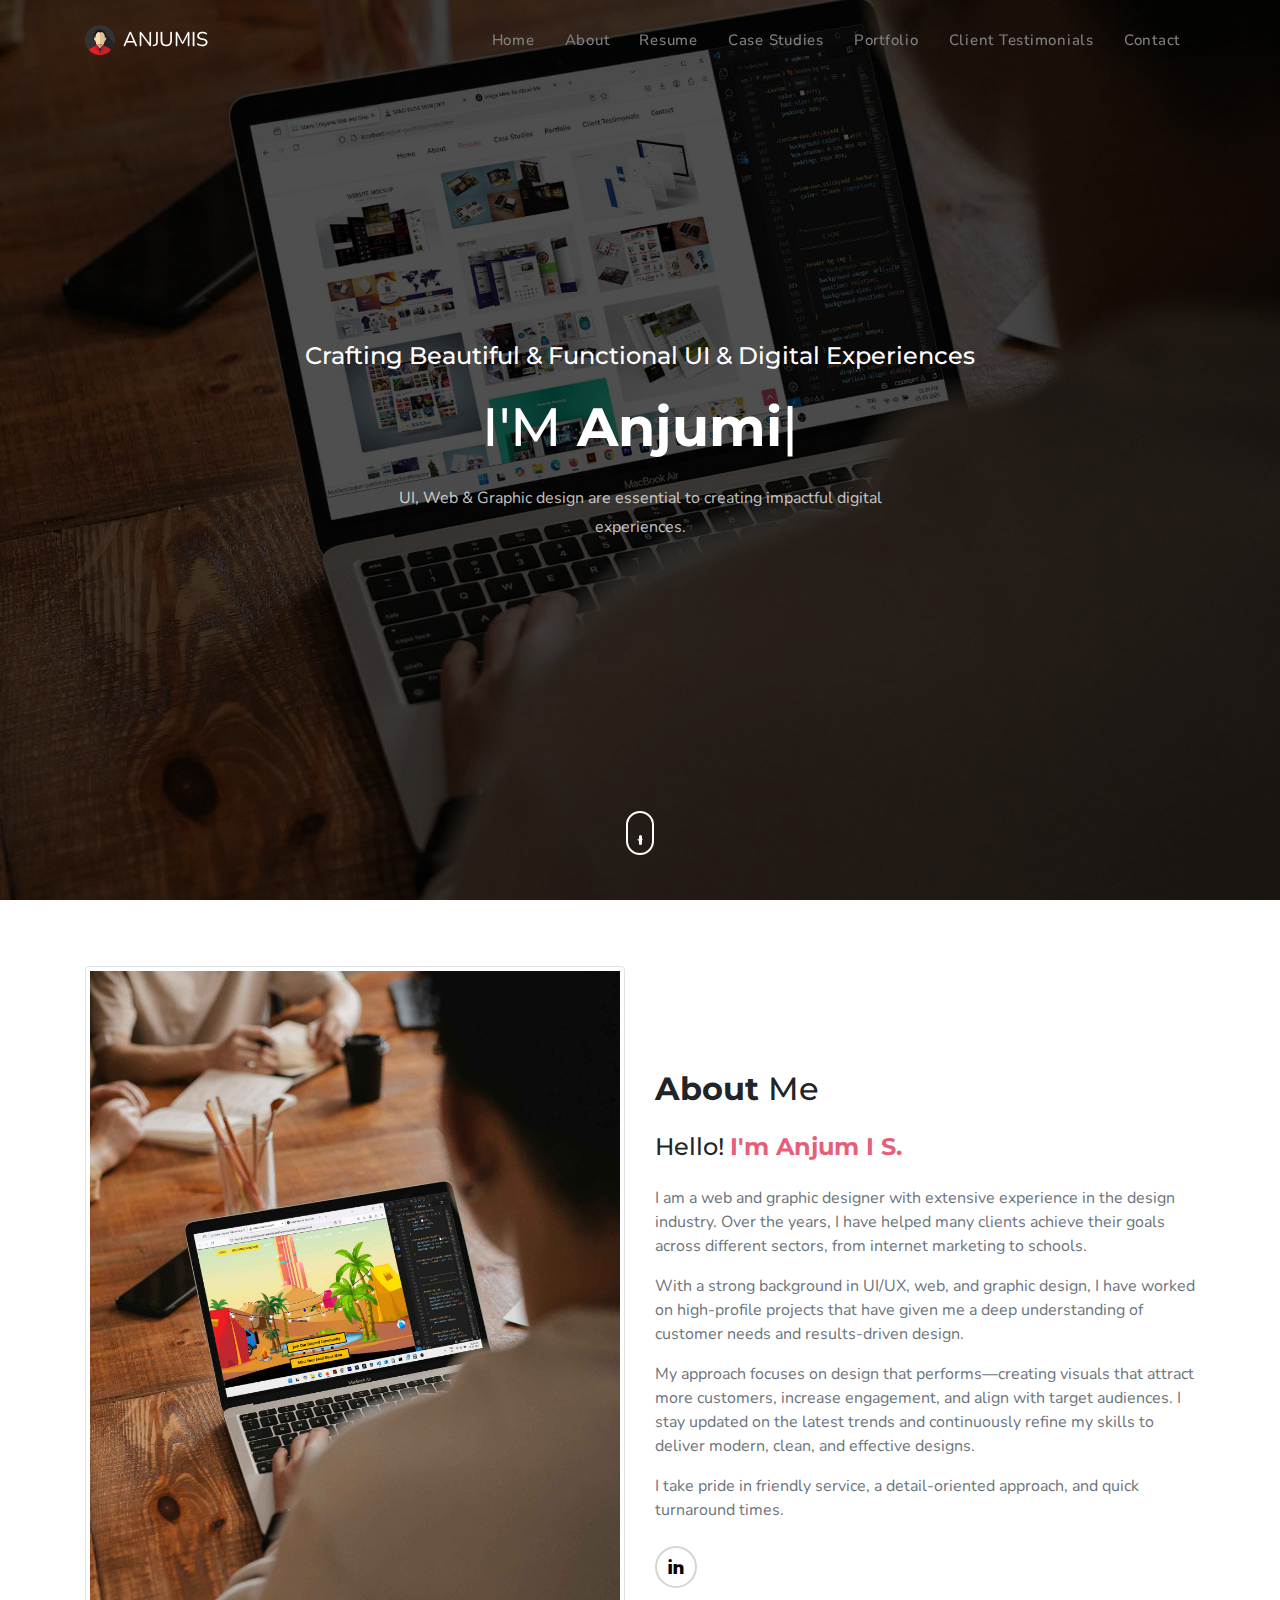
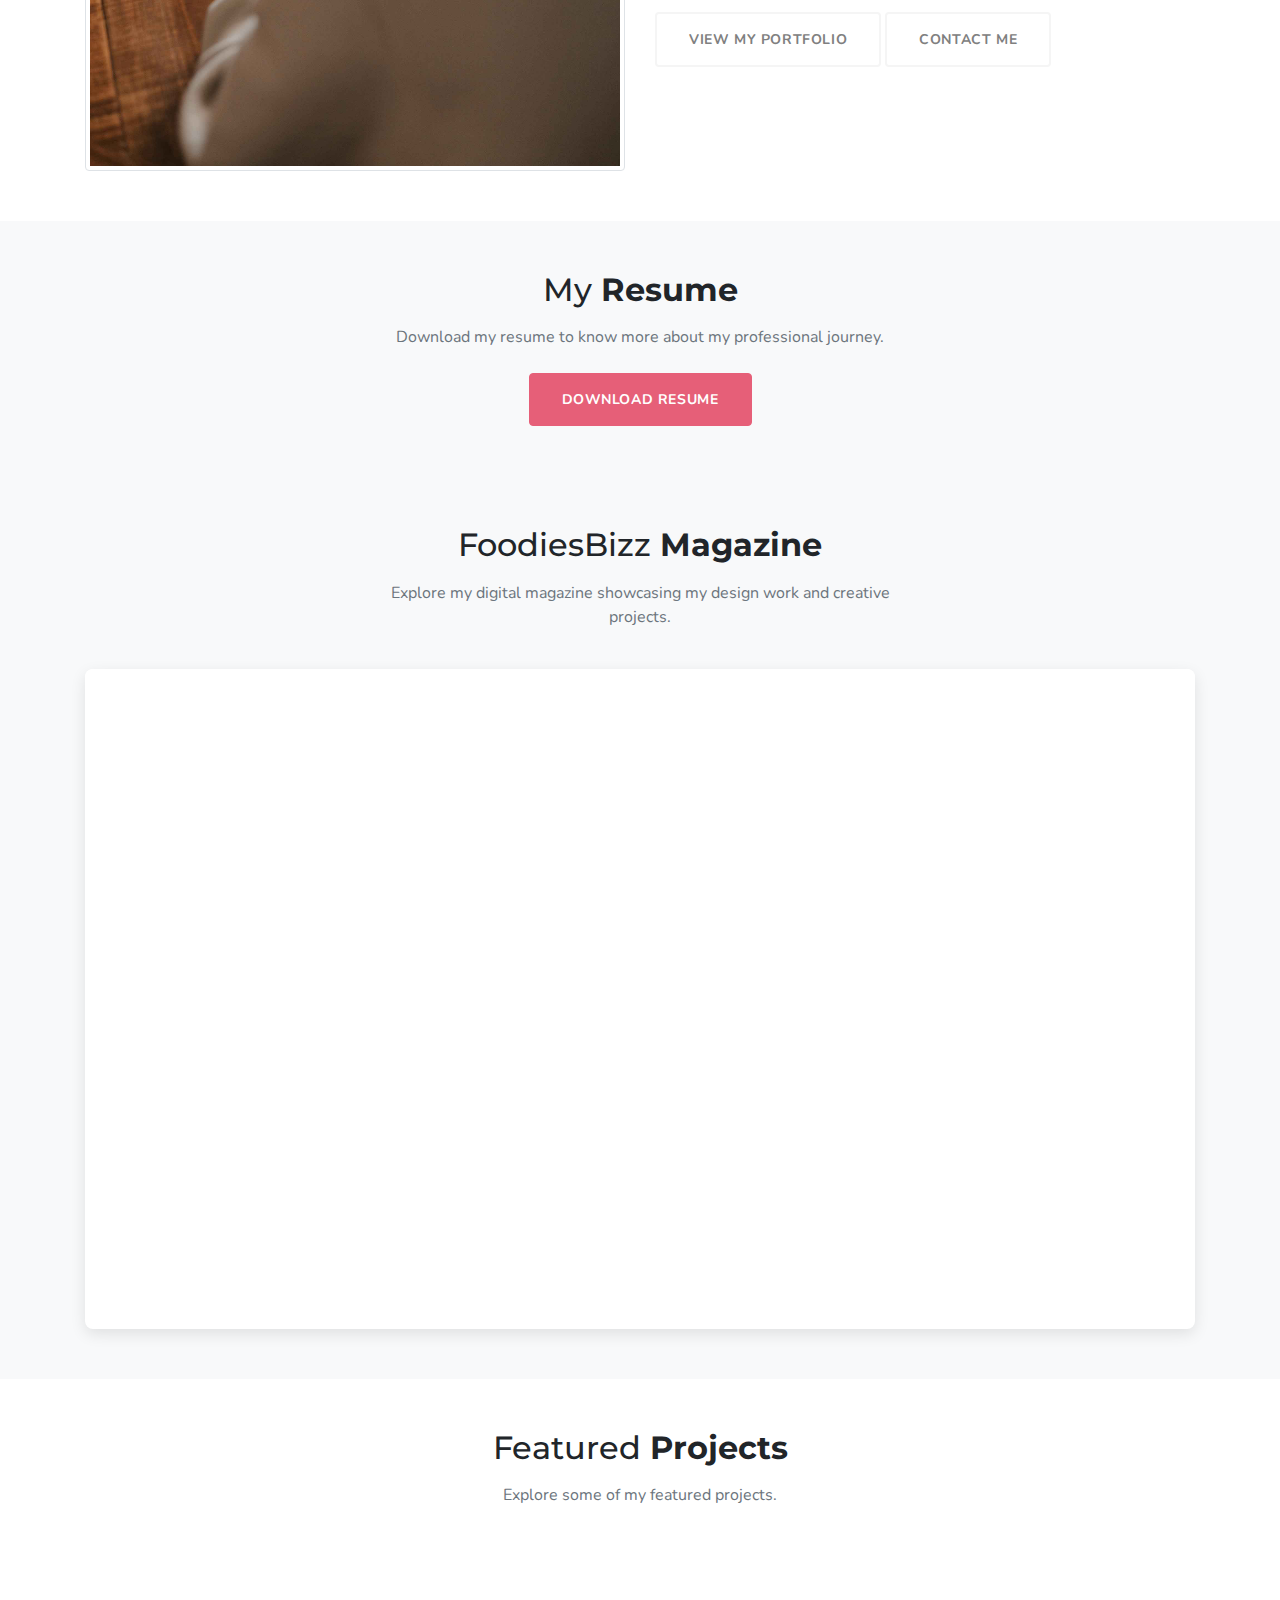
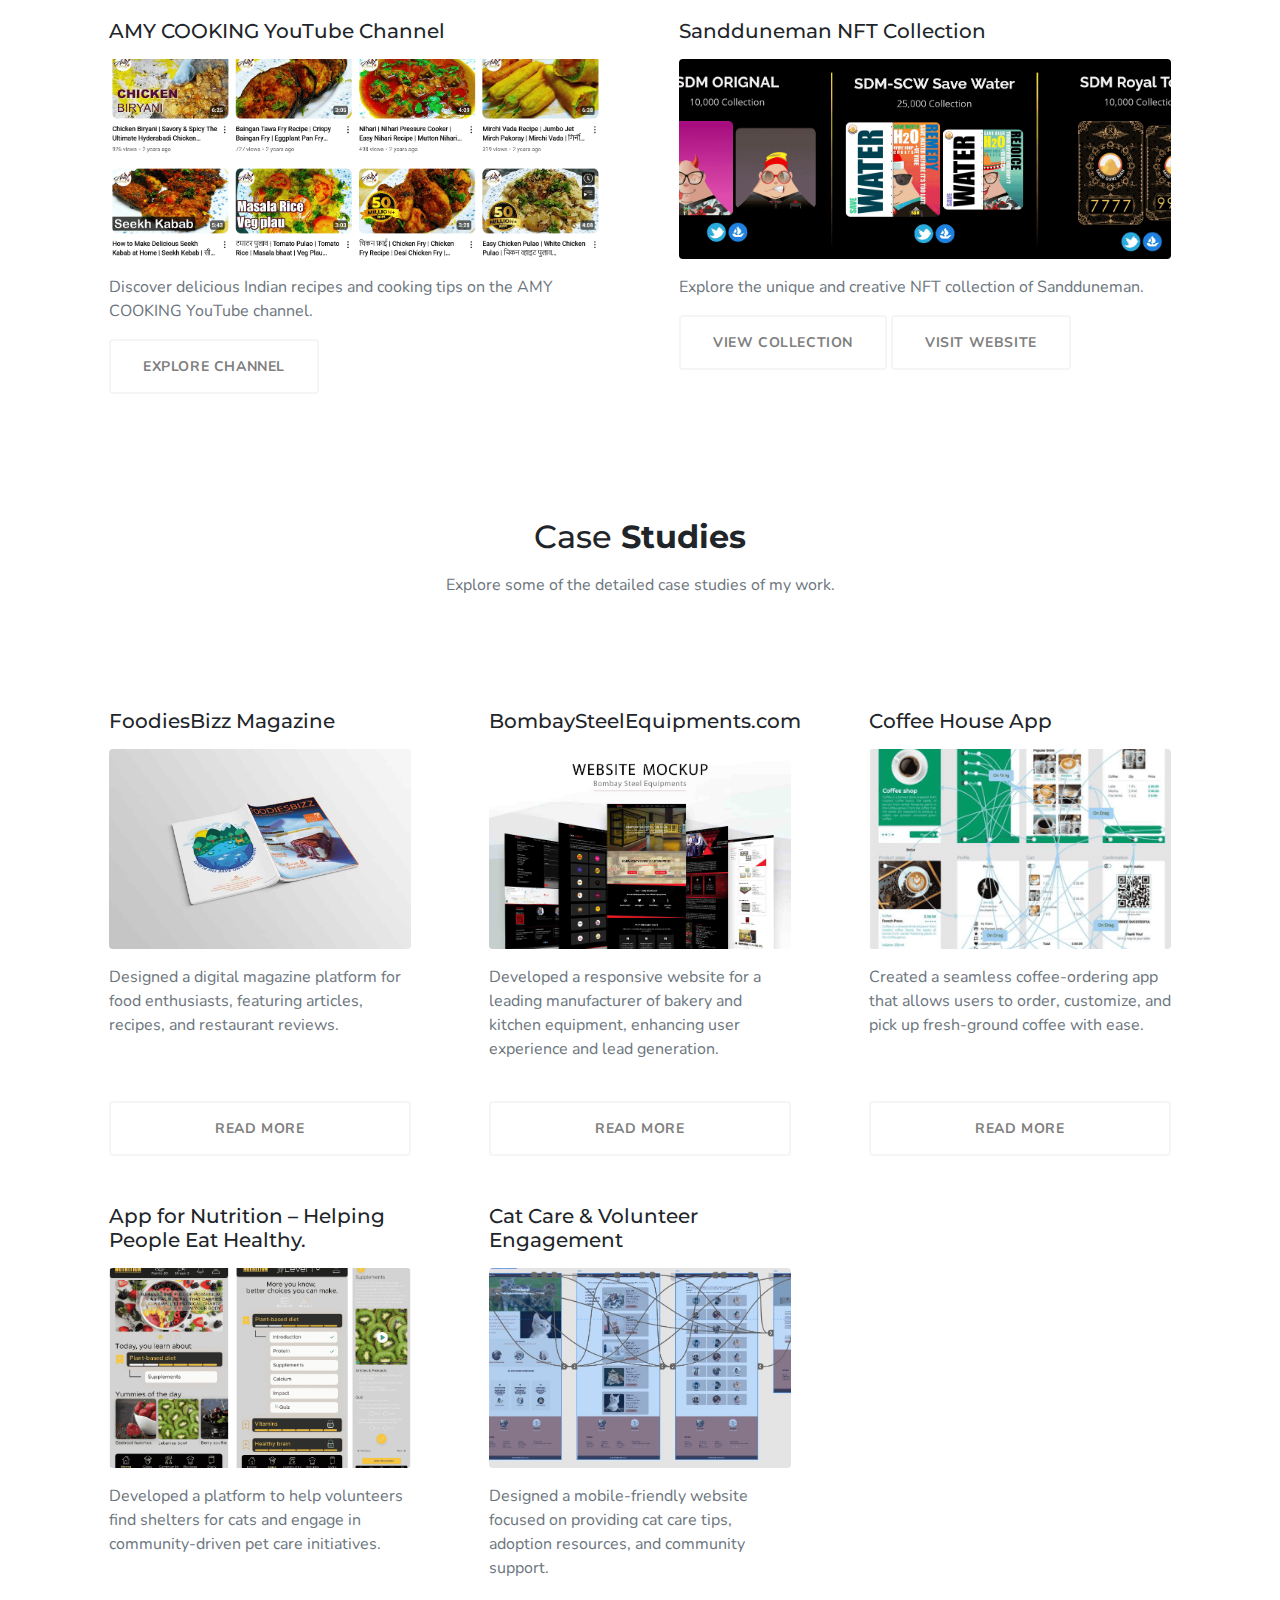
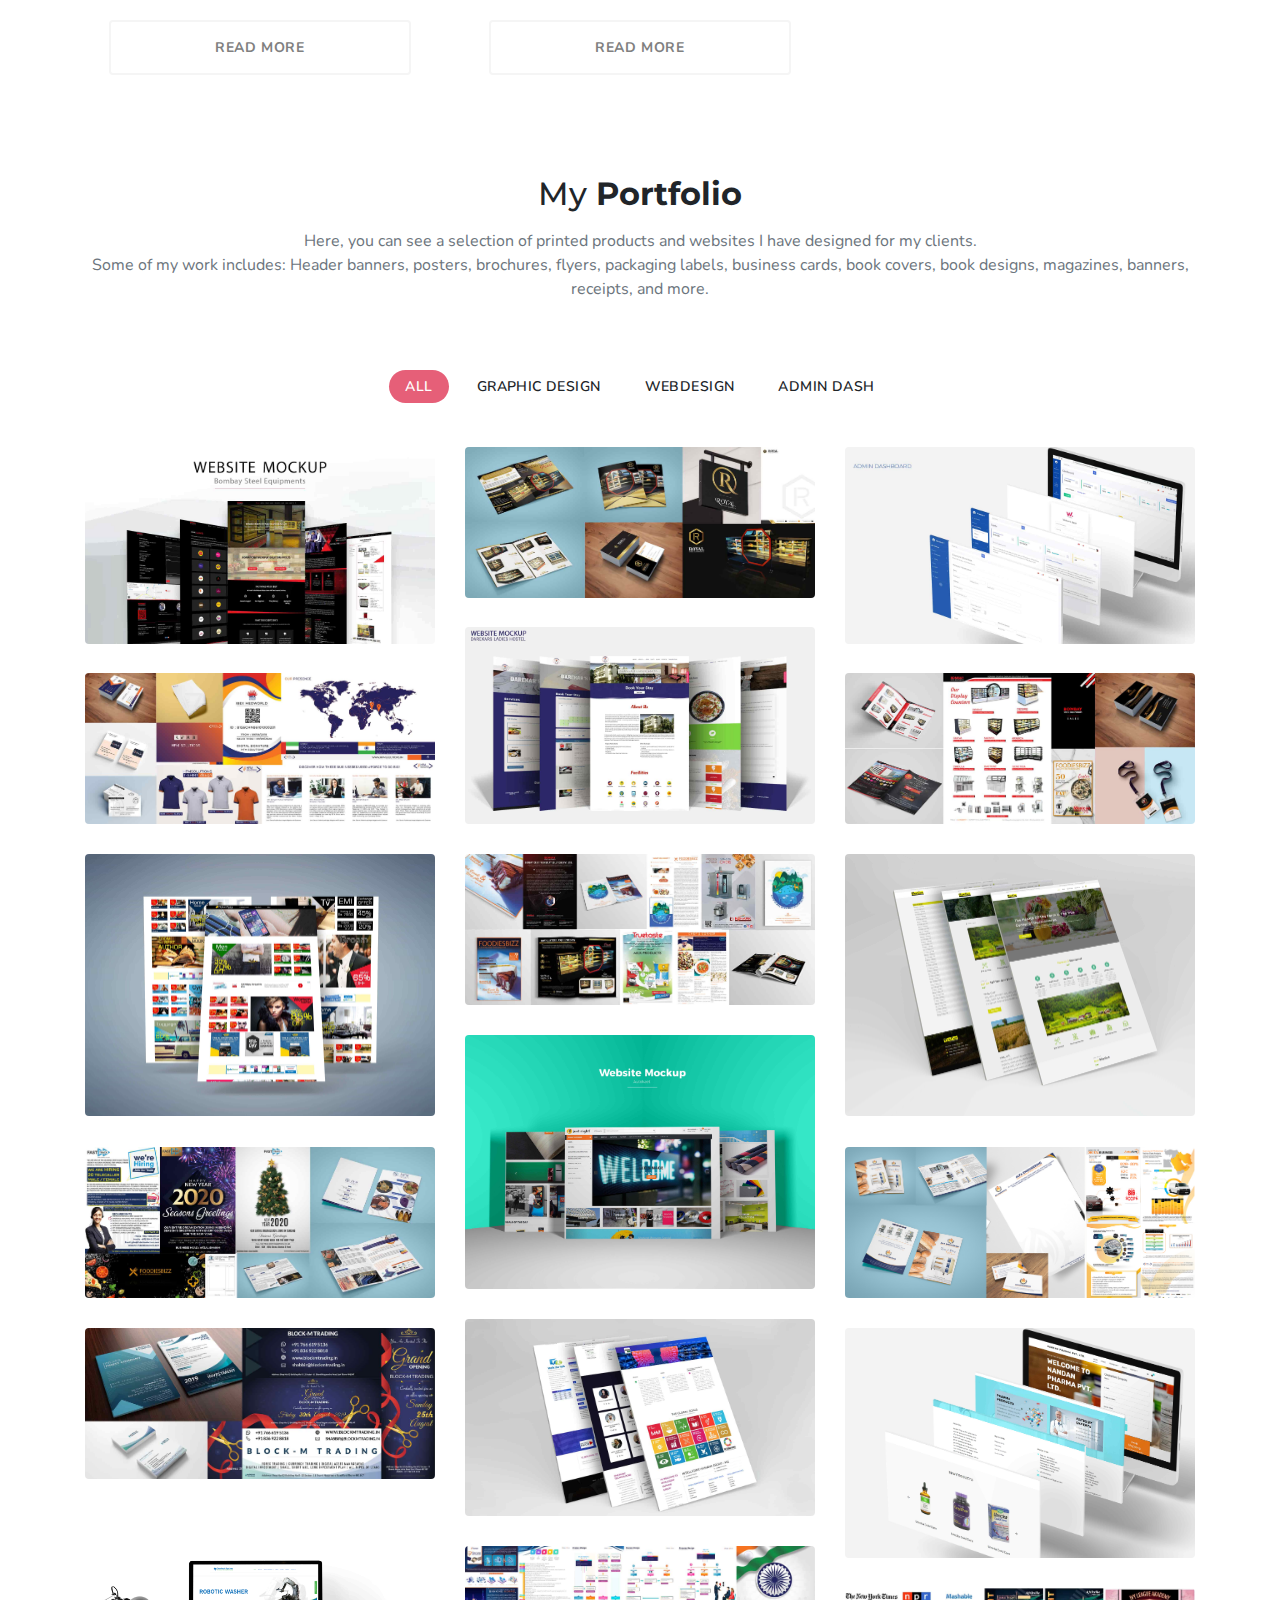
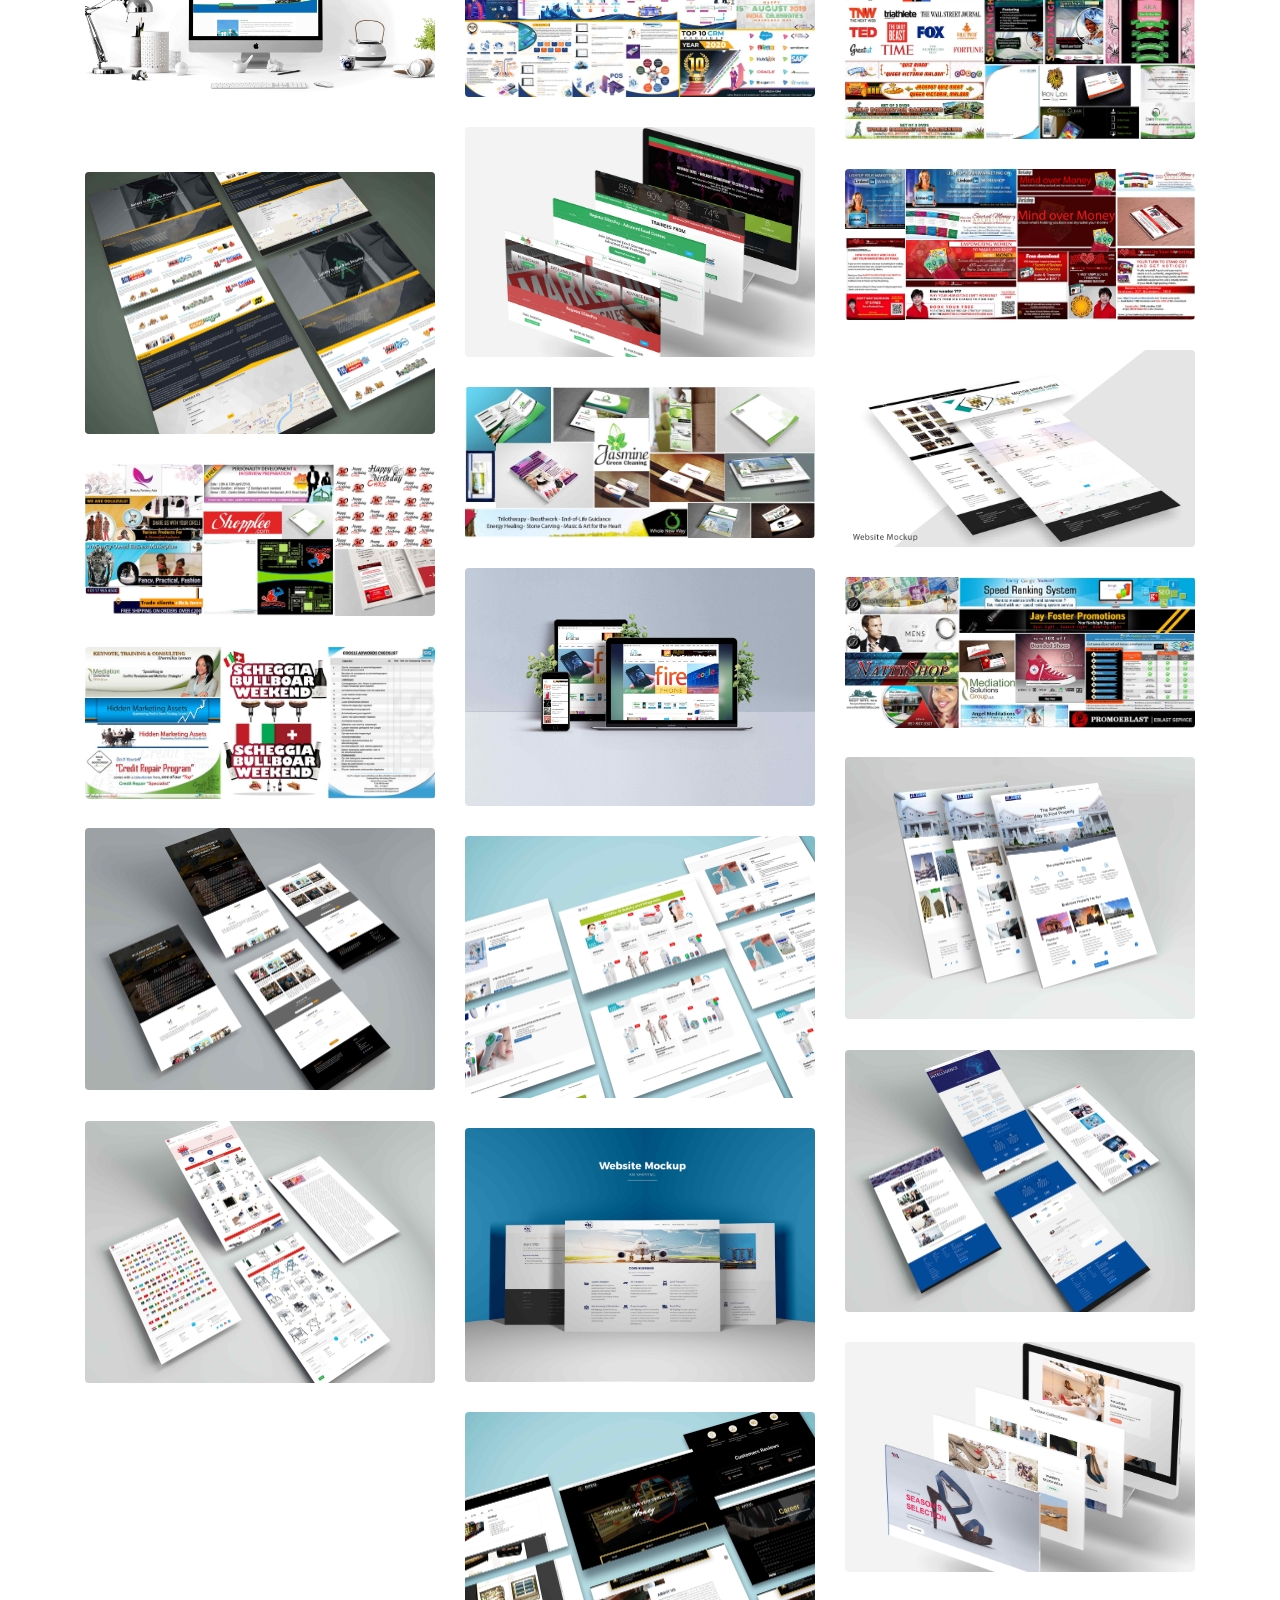
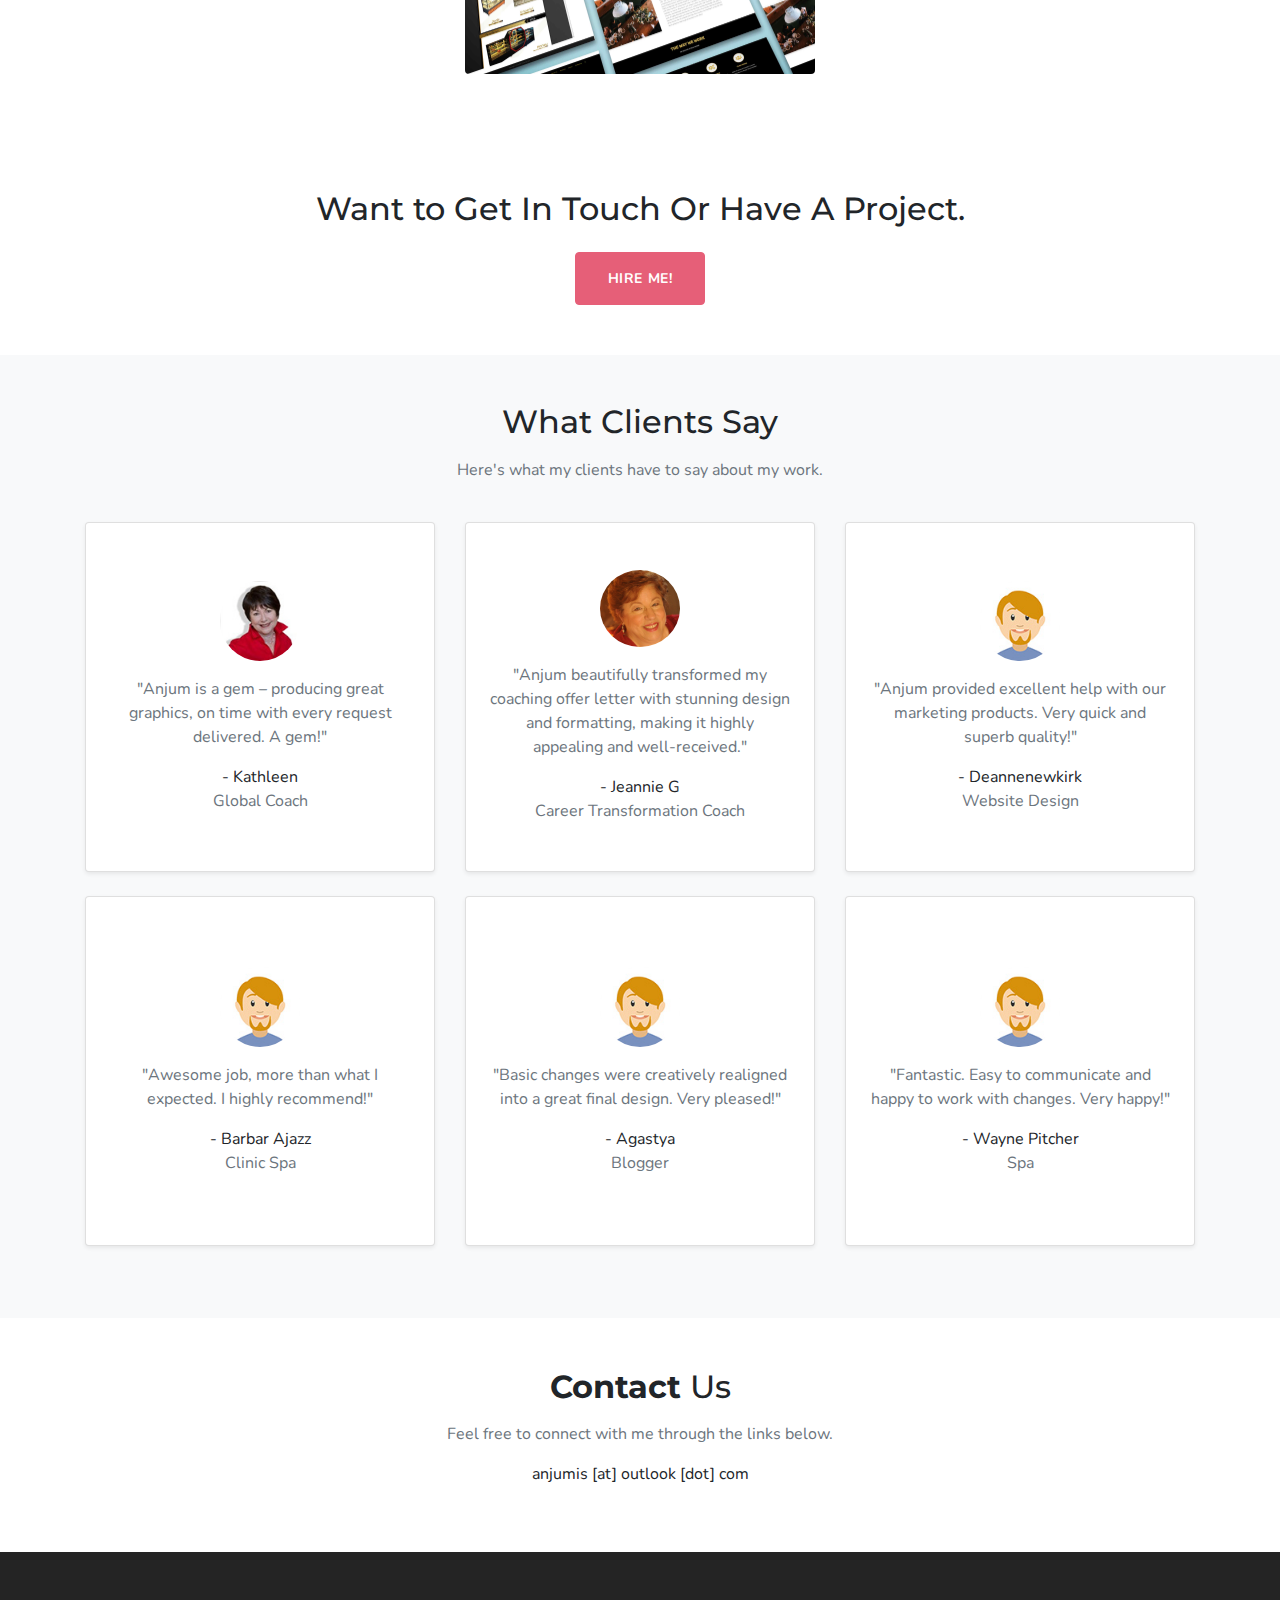
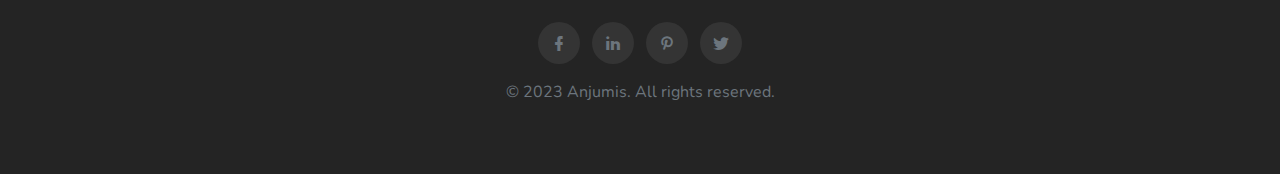
<file: index.html>
<!DOCTYPE html>
<html lang="en">

<head>
    <meta charset="UTF-8">
    <meta name="viewport" content="width=device-width, initial-scale=1">
    <title>Anjumis – Transforming Ideas into Stunning Designs</title>
    <meta name="description" content="Web and Graphic Designer Portfolio" />
    <meta name="keywords" content="" />
    <meta name="author" content="Anjumis Web and Graphic Designer Pune Portfolio" />
    
    <link rel="shortcut icon" href="images/anjumis.png">

    <!--Bootstrap Css-->
    <link rel="stylesheet" type="text/css" href="css/bootstrap.min.css" />

    <!-- Materialdesign icons Css -->
    <link href="css/materialdesignicons.min.css" rel="stylesheet">

    <!-- Mobirise icons Css -->
    <link href="css/mobiriseicons.css" rel="stylesheet">

    <!-- Magnific-popup -->
    <link rel="stylesheet" href="css/magnific-popup.css">

    <!-- Animate Css -->
    <link rel="stylesheet" href="css/animate.min.css">

    <!-- OWL SLIDER -->
    <link rel="stylesheet" href="css/owl.carousel.css" />
    <link rel="stylesheet" href="css/owl.theme.css" />
    <link rel="stylesheet" href="css/owl.transitions.css" />

    <!-- Custom style Css -->
    <link href="css/style.css" rel="stylesheet">
    <link href="css/color/default.css" rel="stylesheet" id="option-color">
</head>

<body>

    <!-- Loader -->
    <div id="preloader">
        <div id="status">
            <div class="spinner">Loading...</div>
        </div>
    </div>

    <!-- Include Navbar -->
    <div id="navbar-placeholder"></div>


    <!-- START HOME -->
    <section class="section header-bg-img h-100vh" id="home">
        <div class="bg-overlay"></div>
        <div class="header-table">
            <div class="header-table-center">
                <div class="container">
                    <div class="row justify-content-center">
                        <div class="col-lg-12">
                            <div class="text-center header-content mx-auto">
                                <h4 class="text-white first-title mb-4">Crafting Beautiful & Functional UI & Digital Experiences</h4>
<h1 class="header-name text-white text-capitalize mb-0">
    I'M <span class="element font-weight-bold" data-elements="Anjumis.,A UI Designer, Graphic & Web Designer."></span>
</h1>
<p class="text-white mx-auto header-desc mt-4">
    UI, Web & Graphic design are essential to creating impactful digital experiences.
</p>

                                <!-- <h4 class="text-white first-title mb-4">Logos, Brochures, Business Cards, Websites and More..</h4> -->
                                <!-- <div class="mt-4 pt-2">
                                        <a href="#" class="btn btn-outline-custom btn-round">Download Cv</a>
                                    </div> -->
                            </div>
                        </div>
                    </div>
                </div>
            </div>
        </div>
        <div class="scroll_down">
            <a href="#about" class="scroll">
                <i class="mdi mdi-chevron-down text-white"></i>
            </a>
        </div>
    </section>
    <!-- END HOME -->

    <!-- START ABOUT -->
    <section class="section" id="about">
        <div class="container">
            <div class="row align-items-center">
                <div class="col-lg-6">
                    <div class="mt-3">
                        <img src="images/anj-nft-sandduneman.jpg" alt="Anjum I S" class="img-fluid mx-auto d-block img-thumbnail rounded"
                            style="max-width: 100%; height: auto;">
                    </div>
                </div>
                <div class="col-lg-6">
                    <div class="mt-3">
                        <h2><span class="font-weight-bold">About</span> Me</h2>
                        <h4 class="mt-4">Hello! <span class="text-custom font-weight-bold">I'm Anjum I S.</span></h4>
                        <p class="text-muted mt-4">I am a web and graphic designer with extensive experience in the
                            design industry. Over the years, I have helped many clients achieve their goals across
                            different sectors, from internet marketing to schools.</p>
                        <p class="text-muted mt-2">With a strong background in UI/UX, web, and graphic design, I have
                            worked on high-profile projects that have given me a deep understanding of customer needs
                            and results-driven design.</p>
                        <p class="text-muted mt-2">My approach focuses on design that performs—creating visuals that
                            attract more customers, increase engagement, and align with target audiences. I stay updated
                            on the latest trends and continuously refine my skills to deliver modern, clean, and
                            effective designs.</p>
                        <p class="text-muted mt-2">I take pride in friendly service, a detail-oriented approach, and
                            quick turnaround times.</p>
                        <div>
                            <ul class="mb-0 about-social list-inline mt-4">
                                <!-- <li class="list-inline-item"><a href="#"><i class="mdi mdi-dribbble"></i></a></li> -->
                                <!-- <li class="list-inline-item"><a href="#"><i class="mdi mdi-facebook"></i></a></li> -->
                                <li class="list-inline-item"><a href="https://www.linkedin.com/in/anjumishaikh/"><i class="mdi mdi-linkedin"></i></a></li>
                                <!-- <li class="list-inline-item"><a href="#"><i class="mdi mdi-twitter"></i></a></li> -->
                            </ul>
                        </div>
                        <div class="mt-4">
                            <a href="portfolio.html" class="btn btn-outline-custom">View My Portfolio</a>
                            <a href="index.html#contact" class="btn btn-outline-custom">Contact Me</a>
                        </div>
                    </div>
                </div>
            </div>
        </div>
    </section>
    <!-- END ABOUT -->
    <!-- END ABOUT -->

    <!-- START RESUME -->
    <section class="section bg-light" id="resume">
        <div class="container">
            <div class="row justify-content-center">
                <div class="col-lg-12">
                    <div class="text-center">
                        <h2>My <span class="font-weight-bold">Resume</span></h2>
                        <p class="text-muted mx-auto section-subtitle mt-3">Download my resume to know more about my
                            professional journey.</p>
                        <div class="mt-4">
                            <a href="cv/anjum-cv.pdf" class="btn btn-custom" target="_blank">Download Resume</a>
                        </div>
                    </div>
                </div>
            </div>
        </div>
    </section>
    <!-- END RESUME -->
    

    <!-- START MAGAZINE -->
<section class="section bg-light" id="magazine">
    <div class="container">
        <div class="row justify-content-center">
            <div class="col-lg-12">
                <div class="text-center">
                    <h2>FoodiesBizz <span class="font-weight-bold">Magazine</span></h2>
                    <p class="text-muted mx-auto section-subtitle mt-3">Explore my digital magazine showcasing my design work and creative projects.</p>
                </div>
            </div>
        </div>
        <div class="row mt-4">
            <div class="col-lg-12">
                <div class="magazine-container">
                    <!-- Replace the src URL below with your actual FlipHTML5 embed URL -->
                    <iframe id="magazine-frame" 
                            src="https://online.fliphtml5.com/lfxlx/gsrz/" 
                            width="100%" 
                            height="640" 
                            seamless="seamless" 
                            scrolling="no" 
                            frameborder="0" 
                            allowtransparency="true" 
                            allowfullscreen="true">
                    </iframe>
                </div>
            </div>
        </div>
    </div>
</section>
<!-- END MAGAZINE -->
 

    <!-- START FEATURED PROJECTS -->
    <section class="section" id="featured-projects">
        <div class="container">
            <div class="row justify-content-center">
                <div class="col-lg-12">
                    <div class="text-center">
                        <h2>Featured <span class="font-weight-bold">Projects</span></h2>
                        <p class="text-muted mx-auto section-subtitle mt-3">Explore some of my featured projects.</p>
                    </div>
                </div>
            </div>
            <div class="row mt-5">
                <!-- AMY COOKING YouTube Channel -->
                <div class="col-lg-6">
                    <div class="featured-project-box p-4 mt-4">
                        <h5 class="mb-3">AMY COOKING YouTube Channel</h5>
                        <img src="images/case-study/amy-cooking.png" alt="AMY COOKING"
                            class="img-fluid mx-auto d-block rounded">
                        <p class="text-muted mt-3">Discover delicious Indian recipes and cooking tips on the AMY COOKING
                            YouTube channel.</p>
                        <a href="Amy-cooking-youtube.html" class="btn btn-outline-custom">Explore Channel</a>
                    </div>
                </div>
                <!-- Sandduneman NFT Collection -->
                <div class="col-lg-6">
                    <div class="featured-project-box p-4 mt-4">
                        <h5 class="mb-3">Sandduneman NFT Collection</h5>
                        <img src="images/case-study/sandduneman-nft.png" alt="Sandduneman NFT"
                            class="img-fluid mx-auto d-block rounded">
                        <p class="text-muted mt-3">Explore the unique and creative NFT collection of Sandduneman.</p>
                        <a href="sandduneman-nft.html" class="btn btn-outline-custom">View Collection</a>
                        <a href="sandduneman-nft.html" class="btn btn-outline-custom">Visit Website</a>
                    </div>
                </div>
            </div>
        </div>
    </section>
    <!-- END FEATURED PROJECTS -->

    <!-- START CASE STUDY -->
    <section class="section" id="case-study">
        <div class="container">
            <div class="row justify-content-center">
                <div class="col-lg-12">
                    <div class="text-center">
                        <h2>Case <span class="font-weight-bold">Studies</span></h2>
                        <p class="text-muted mx-auto section-subtitle mt-3">Explore some of the detailed case studies of
                            my work.</p>
                    </div>
                </div>
            </div>
            <div class="row mt-5">
                <!-- Case Study 1 -->
                <div class="col-lg-4">
                    <div class="case-study-box p-4 mt-4">
                        <h5 class="mb-3">FoodiesBizz Magazine</h5>
                        <img src="images/case-study/foodiesbizz-magazine.jpg" alt=""
                            class="img-fluid mx-auto d-block rounded">
                        <p class="text-muted mt-3">Designed a digital magazine platform for food enthusiasts, featuring
                            articles, recipes, and restaurant reviews.</p>
                        <a href="case-study-foodiesbizz-magazine.html" class="btn btn-outline-custom">Read More</a>
                    </div>
                </div>
                <!-- Case Study 2 -->
                <div class="col-lg-4">
                    <div class="case-study-box p-4 mt-4">
                        <h5 class="mb-3">BombaySteelEquipments.com</h5>
                        <img src="images/case-study/bombaysteel.jpg" alt="" class="img-fluid mx-auto d-block rounded">
                        <p class="text-muted mt-3">Developed a responsive website for a leading manufacturer of bakery
                            and kitchen equipment, enhancing user experience and lead generation.</p>
                        <a href="case-study-bombaysteel-website.html" class="btn btn-outline-custom">Read More</a>
                    </div>
                </div>
                <!-- Case Study 3 -->
                <div class="col-lg-4">
                    <div class="case-study-box p-4 mt-4">
                        <h5 class="mb-3">Coffee House App</h5>
                        <img src="images/case-study/cofee-house.png" alt="" class="img-fluid mx-auto d-block rounded">
                        <p class="text-muted mt-3">Created a seamless coffee-ordering app that allows users to order,
                            customize, and pick up fresh-ground coffee with ease.</p>
                        <a href="case-study-coffee-house.html" class="btn btn-outline-custom">Read More</a>
                    </div>
                </div>
                <!-- Case Study 4 -->
                <div class="col-lg-4">
                    <div class="case-study-box p-4 mt-4">
                        <h5 class="mb-3">App for Nutrition – Helping People Eat Healthy.</h5>
                        <img src="images/case-study/social-good.png" alt="" class="img-fluid mx-auto d-block rounded">
                        <p class="text-muted mt-3">Developed a platform to help volunteers find shelters for cats and
                            engage in community-driven pet care initiatives.</p>
                        <a href="case-study-social-good.html" class="btn btn-outline-custom">Read More</a>
                    </div>
                </div>
                <!-- Case Study 5 -->
                <div class="col-lg-4">
                    <div class="case-study-box p-4 mt-4">
                        <h5 class="mb-3">Cat Care & Volunteer Engagement</h5>
                        <img src="images/case-study/cat-care-responsive-website.jpg" alt=""
                            class="img-fluid mx-auto d-block rounded">
                        <p class="text-muted mt-3">Designed a mobile-friendly website focused on providing cat care
                            tips, adoption resources, and community support.</p>
                        <a href="case-study-cat-care-responsive-website.html" class="btn btn-outline-custom">Read
                            More</a>
                    </div>
                </div>
            </div>
        </div>
    </section>
    <!-- END CASE STUDY -->

    <!--START WORK -->
    <section class="section text-center" id="work">
        <div class="container">
            <div class="row justify-content-center">
                <div class="col-lg-12">
                    <div class="text-center">
                        <h2>My <span class="font-weight-bold">Portfolio</span></h2>
                        <p class="text-muted mt-3">Here, you can see a selection of printed products and websites I have
                            designed for my clients.<br>
                            Some of my work includes: Header banners, posters, brochures, flyers, packaging labels,
                            business cards, book covers, book designs, magazines, banners, receipts, and more.</p>
                    </div>
                </div>
            </div>
            <div class="row mt-5 ">
                <ul class="col list-unstyled list-inline mb-0 text-uppercase work_menu" id="menu-filter">
                    <li class="list-inline-item"><a class="active" data-filter="*">All</a></li>
                    <li class="list-inline-item"><a class="" data-filter=".graphicdesign">Graphic Design</a></li>
                    <li class="list-inline-item"><a class="" data-filter=".webdesign">Webdesign</a></li>
                    <li class="list-inline-item"><a class="" data-filter=".admindash">Admin Dash</a></li>

                </ul>
            </div>
        </div>
        <div class="container">
            <div class="row mt-4 work-filter">
                <!-- 1st start -->
                <div class="col-lg-4 work_item webdesign">
                    <a href="images/web/bombaysteel.jpg" class="img-zoom">
                        <div class="work_box">
                            <div class="work_img">
                                <img src="images/web/bombaysteel.jpg" class="img-fluid mx-auto d-block rounded"
                                    alt="work-img">
                            </div>
                            <div class="work_detail">
                                <p class="mb-2">Website Bootstrap/Wordpress</p>
                                <h4 class="mb-0">Bombay Steel Equipments</h4>
                            </div>
                        </div>
                    </a>
                </div>

                <div class="col-lg-4 work_item graphicdesign">
                    <a href="images/graphic/0001.jpg" class="img-zoom">
                        <div class="work_box">
                            <div class="work_img">
                                <img src="images/graphic/0001.jpg" class="img-fluid mx-auto d-block rounded"
                                    alt="work-img">
                            </div>
                            <div class="work_detail">
                                <p class="mb-2">Category</p>
                                <h4 class="mb-0">Project Title</h4>
                            </div>
                        </div>
                    </a>
                </div>

                <div class="col-lg-4 work_item admindash">
                    <a href="images/admindash/001.jpg" class="img-zoom">
                        <div class="work_box">
                            <div class="work_img">
                                <img src="images/admindash/001.jpg" class="img-fluid mx-auto d-block rounded"
                                    alt="work-img">
                            </div>
                            <div class="work_detail">
                                <p class="mb-2">Category</p>
                                <h4 class="mb-0">Project Title</h4>
                            </div>
                        </div>
                    </a>
                </div>

                <!-- 1st end -->
                <!-- 2nd start -->

                <div class="col-lg-4 work_item webdesign">
                    <a href="images/web/darekar.jpg" class="img-zoom">
                        <div class="work_box">
                            <div class="work_img">
                                <img src="images/web/darekar.jpg" class="img-fluid mx-auto d-block rounded"
                                    alt="work-img">
                            </div>
                            <div class="work_detail">
                                <p class="mb-2">Website Bootstrap/Wordpress</p>
                                <h4 class="mb-0">Darekar Ladies Hostel</h4>
                            </div>
                        </div>
                    </a>
                </div>

                <div class="col-lg-4 work_item graphicdesign">
                    <a href="images/graphic/0002.jpg" class="img-zoom">
                        <div class="work_box">
                            <div class="work_img">
                                <img src="images/graphic/0002.jpg" class="img-fluid mx-auto d-block rounded"
                                    alt="work-img">
                            </div>
                            <div class="work_detail">
                                <p class="mb-2">Category</p>
                                <h4 class="mb-0">Project Title</h4>
                            </div>
                        </div>
                    </a>
                </div>

                <div class="col-lg-4 work_item graphicdesign">
                    <a href="images/graphic/003.jpg" class="img-zoom">
                        <div class="work_box">
                            <div class="work_img">
                                <img src="images/graphic/003.jpg" class="img-fluid mx-auto d-block rounded"
                                    alt="work-img">
                            </div>
                            <div class="work_detail">
                                <p class="mb-2">Category</p>
                                <h4 class="mb-0">Project Title</h4>
                            </div>
                        </div>
                    </a>
                </div>

                <!-- 2nd end -->

                <!-- 3rd start -->
                <div class="col-lg-4 work_item webdesign">
                    <a href="images/web/flipkartsales.jpg" class="img-zoom">
                        <div class="work_box">
                            <div class="work_img">
                                <img src="images/web/flipkartsales.jpg" class="img-fluid mx-auto d-block rounded"
                                    alt="work-img">
                            </div>
                            <div class="work_detail">
                                <p class="mb-2">Website Bootstrap/Wordpress</p>
                                <h4 class="mb-0">Bombay Steel Equipments</h4>
                            </div>
                        </div>
                    </a>
                </div>

                <div class="col-lg-4 work_item graphicdesign">
                    <a href="images/graphic/004.jpg" class="img-zoom">
                        <div class="work_box">
                            <div class="work_img">
                                <img src="images/graphic/004.jpg" class="img-fluid mx-auto d-block rounded"
                                    alt="work-img">
                            </div>
                            <div class="work_detail">
                                <p class="mb-2">Category</p>
                                <h4 class="mb-0">Project Title</h4>
                            </div>
                        </div>
                    </a>
                </div>

                <div class="col-lg-4 work_item webdesign">
                    <a href="images/web/farm2con.jpg" class="img-zoom">
                        <div class="work_box">
                            <div class="work_img">
                                <img src="images/web/farm2con.jpg" class="img-fluid mx-auto d-block rounded"
                                    alt="work-img">
                            </div>
                            <div class="work_detail">
                                <p class="mb-2">Category</p>
                                <h4 class="mb-0">Project Title</h4>
                            </div>
                        </div>
                    </a>
                </div>

                <!-- 3rd end -->
                <!-- 4th start -->

                <div class="col-lg-4 work_item webdesign">
                    <a href="images/web/autokart.jpg" class="img-zoom">
                        <div class="work_box">
                            <div class="work_img">
                                <img src="images/web/autokart.jpg" class="img-fluid mx-auto d-block rounded"
                                    alt="work-img">
                            </div>
                            <div class="work_detail">
                                <p class="mb-2">Website Bootstrap/Wordpress</p>
                                <h4 class="mb-0">Darekar Ladies Hostel</h4>
                            </div>
                        </div>
                    </a>
                </div>

                <div class="col-lg-4 work_item graphicdesign">
                    <a href="images/graphic/005.jpg" class="img-zoom">
                        <div class="work_box">
                            <div class="work_img">
                                <img src="images/graphic/005.jpg" class="img-fluid mx-auto d-block rounded"
                                    alt="work-img">
                            </div>
                            <div class="work_detail">
                                <p class="mb-2">Category</p>
                                <h4 class="mb-0">Project Title</h4>
                            </div>
                        </div>
                    </a>
                </div>

                <div class="col-lg-4 work_item graphicdesign">
                    <a href="images/graphic/001.jpg" class="img-zoom">
                        <div class="work_box">
                            <div class="work_img">
                                <img src="images/graphic/001.jpg" class="img-fluid mx-auto d-block rounded"
                                    alt="work-img">
                            </div>
                            <div class="work_detail">
                                <p class="mb-2">Category</p>
                                <h4 class="mb-0">Project Title</h4>
                            </div>
                        </div>
                    </a>
                </div>

                <!-- 4th end -->


                <!-- 5th start -->
                <div class="col-lg-4 work_item webdesign">
                    <a href="images/web/ihb.jpg" class="img-zoom">
                        <div class="work_box">
                            <div class="work_img">
                                <img src="images/web/ihb.jpg" class="img-fluid mx-auto d-block rounded" alt="work-img">
                            </div>
                            <div class="work_detail">
                                <p class="mb-2">Website Bootstrap/Wordpress</p>
                                <h4 class="mb-0">Bombay Steel Equipments</h4>
                            </div>
                        </div>
                    </a>
                </div>

                <div class="col-lg-4 work_item graphicdesign">
                    <a href="images/graphic/002.jpg" class="img-zoom">
                        <div class="work_box">
                            <div class="work_img">
                                <img src="images/graphic/002.jpg" class="img-fluid mx-auto d-block rounded"
                                    alt="work-img">
                            </div>
                            <div class="work_detail">
                                <p class="mb-2">Category</p>
                                <h4 class="mb-0">Project Title</h4>
                            </div>
                        </div>
                    </a>
                </div>

                <div class="col-lg-4 work_item webdesign">
                    <a href="images/web/anandpharma.jpg" class="img-zoom">
                        <div class="work_box">
                            <div class="work_img">
                                <img src="images/web/anandpharma.jpg" class="img-fluid mx-auto d-block rounded"
                                    alt="work-img">
                            </div>
                            <div class="work_detail">
                                <p class="mb-2">Category</p>
                                <h4 class="mb-0">Project Title</h4>
                            </div>
                        </div>
                    </a>
                </div>

                <!-- 5th end -->
                <!-- 6th start -->

                <div class="col-lg-4 work_item webdesign">
                    <a href="images/web/cleantech.jpg" class="img-zoom">
                        <div class="work_box">
                            <div class="work_img">
                                <img src="images/web/cleantech.jpg" class="img-fluid mx-auto d-block rounded"
                                    alt="work-img">
                            </div>
                            <div class="work_detail">
                                <p class="mb-2">Website Bootstrap/Wordpress</p>
                                <h4 class="mb-0">Darekar Ladies Hostel</h4>
                            </div>
                        </div>
                    </a>
                </div>

                <div class="col-lg-4 work_item graphicdesign">
                    <a href="images/graphic/006.jpg" class="img-zoom">
                        <div class="work_box">
                            <div class="work_img">
                                <img src="images/graphic/006.jpg" class="img-fluid mx-auto d-block rounded"
                                    alt="work-img">
                            </div>
                            <div class="work_detail">
                                <p class="mb-2">Category</p>
                                <h4 class="mb-0">Project Title</h4>
                            </div>
                        </div>
                    </a>
                </div>

                <div class="col-lg-4 work_item graphicdesign">
                    <a href="images/graphic/007.jpg" class="img-zoom">
                        <div class="work_box">
                            <div class="work_img">
                                <img src="images/graphic/007.jpg" class="img-fluid mx-auto d-block rounded"
                                    alt="work-img">
                            </div>
                            <div class="work_detail">
                                <p class="mb-2">Category</p>
                                <h4 class="mb-0">Project Title</h4>
                            </div>
                        </div>
                    </a>
                </div>

                <!-- 6th end -->

                <!-- 7th start -->
                <div class="col-lg-4 work_item webdesign">
                    <a href="images/web/elitespro.jpg" class="img-zoom">
                        <div class="work_box">
                            <div class="work_img">
                                <img src="images/web/elitespro.jpg" class="img-fluid mx-auto d-block rounded"
                                    alt="work-img">
                            </div>
                            <div class="work_detail">
                                <p class="mb-2">Website Bootstrap/Wordpress</p>
                                <h4 class="mb-0">Bombay Steel Equipments</h4>
                            </div>
                        </div>
                    </a>
                </div>

                <div class="col-lg-4 work_item graphicdesign">
                    <a href="images/graphic/008.jpg" class="img-zoom">
                        <div class="work_box">
                            <div class="work_img">
                                <img src="images/graphic/008.jpg" class="img-fluid mx-auto d-block rounded"
                                    alt="work-img">
                            </div>
                            <div class="work_detail">
                                <p class="mb-2">Category</p>
                                <h4 class="mb-0">Project Title</h4>
                            </div>
                        </div>
                    </a>
                </div>

                <div class="col-lg-4 work_item webdesign">
                    <a href="images/web/ndr.jpg" class="img-zoom">
                        <div class="work_box">
                            <div class="work_img">
                                <img src="images/web/ndr.jpg" class="img-fluid mx-auto d-block rounded" alt="work-img">
                            </div>
                            <div class="work_detail">
                                <p class="mb-2">Category</p>
                                <h4 class="mb-0">Project Title</h4>
                            </div>
                        </div>
                    </a>
                </div>

                <!-- 7th end -->
                <!-- 8th start -->

                <div class="col-lg-4 work_item webdesign">
                    <a href="images/web/neuteck.jpg" class="img-zoom">
                        <div class="work_box">
                            <div class="work_img">
                                <img src="images/web/neuteck.jpg" class="img-fluid mx-auto d-block rounded"
                                    alt="work-img">
                            </div>
                            <div class="work_detail">
                                <p class="mb-2">Website Bootstrap/Wordpress</p>
                                <h4 class="mb-0">Darekar Ladies Hostel</h4>
                            </div>
                        </div>
                    </a>
                </div>

                <div class="col-lg-4 work_item graphicdesign">
                    <a href="images/graphic/009.jpg" class="img-zoom">
                        <div class="work_box">
                            <div class="work_img">
                                <img src="images/graphic/009.jpg" class="img-fluid mx-auto d-block rounded"
                                    alt="work-img">
                            </div>
                            <div class="work_detail">
                                <p class="mb-2">Category</p>
                                <h4 class="mb-0">Project Title</h4>
                            </div>
                        </div>
                    </a>
                </div>

                <div class="col-lg-4 work_item graphicdesign">
                    <a href="images/graphic/0010.jpg" class="img-zoom">
                        <div class="work_box">
                            <div class="work_img">
                                <img src="images/graphic/0010.jpg" class="img-fluid mx-auto d-block rounded"
                                    alt="work-img">
                            </div>
                            <div class="work_detail">
                                <p class="mb-2">Category</p>
                                <h4 class="mb-0">Project Title</h4>
                            </div>
                        </div>
                    </a>
                </div>

                <!-- 8th end -->

                <!-- 9 start -->

                <div class="col-lg-4 work_item webdesign">
                    <a href="images/web/istams.jpg" class="img-zoom">
                        <div class="work_box">
                            <div class="work_img">
                                <img src="images/web/istams.jpg" class="img-fluid mx-auto d-block rounded"
                                    alt="work-img">
                            </div>
                            <div class="work_detail">
                                <p class="mb-2">Website Bootstrap/Wordpress</p>
                                <h4 class="mb-0">Darekar Ladies Hostel</h4>
                            </div>
                        </div>
                    </a>
                </div>

                <div class="col-lg-4 work_item graphicdesign">
                    <a href="images/graphic/0011.jpg" class="img-zoom">
                        <div class="work_box">
                            <div class="work_img">
                                <img src="images/graphic/0011.jpg" class="img-fluid mx-auto d-block rounded"
                                    alt="work-img">
                            </div>
                            <div class="work_detail">
                                <p class="mb-2">Category</p>
                                <h4 class="mb-0">Project Title</h4>
                            </div>
                        </div>
                    </a>
                </div>

                <div class="col-lg-4 work_item graphicdesign">
                    <a href="images/graphic/0012.jpg" class="img-zoom">
                        <div class="work_box">
                            <div class="work_img">
                                <img src="images/graphic/0012.jpg" class="img-fluid mx-auto d-block rounded"
                                    alt="work-img">
                            </div>
                            <div class="work_detail">
                                <p class="mb-2">Category</p>
                                <h4 class="mb-0">Project Title</h4>
                            </div>
                        </div>
                    </a>
                </div>

                <!-- 9end -->

                <!-- 10start -->

                <div class="col-lg-4 work_item webdesign">
                    <a href="images/web/finwizz.jpg" class="img-zoom">
                        <div class="work_box">
                            <div class="work_img">
                                <img src="images/web/finwizz.jpg" class="img-fluid mx-auto d-block rounded"
                                    alt="work-img">
                            </div>
                            <div class="work_detail">
                                <p class="mb-2">Category</p>
                                <h4 class="mb-0">Project Title</h4>
                            </div>
                        </div>
                    </a>
                </div>

                <div class="col-lg-4 work_item webdesign">
                    <a href="images/web/foodiesbizz.jpg" class="img-zoom">
                        <div class="work_box">
                            <div class="work_img">
                                <img src="images/web/foodiesbizz.jpg" class="img-fluid mx-auto d-block rounded"
                                    alt="work-img">
                            </div>
                            <div class="work_detail">
                                <p class="mb-2">Category</p>
                                <h4 class="mb-0">Project Title</h4>
                            </div>
                        </div>
                    </a>
                </div>

                <!-- 7th end -->
                <!-- 8th start -->

                <div class="col-lg-4 work_item webdesign">
                    <a href="images/web/hfmllccoved.jpg" class="img-zoom">
                        <div class="work_box">
                            <div class="work_img">
                                <img src="images/web/hfmllccoved.jpg" class="img-fluid mx-auto d-block rounded"
                                    alt="work-img">
                            </div>
                            <div class="work_detail">
                                <p class="mb-2">Website Bootstrap/Wordpress</p>
                                <h4 class="mb-0">Darekar Ladies Hostel</h4>
                            </div>
                        </div>
                    </a>
                </div>

                <div class="col-lg-4 work_item webdesign">
                    <a href="images/web/hfmsolutions.jpg" class="img-zoom">
                        <div class="work_box">
                            <div class="work_img">
                                <img src="images/web/hfmsolutions.jpg" class="img-fluid mx-auto d-block rounded"
                                    alt="work-img">
                            </div>
                            <div class="work_detail">
                                <p class="mb-2">Category</p>
                                <h4 class="mb-0">Project Title</h4>
                            </div>
                        </div>
                    </a>
                </div>

                <div class="col-lg-4 work_item webdesign">
                    <a href="images/web/ibexmedworld.jpg" class="img-zoom">
                        <div class="work_box">
                            <div class="work_img">
                                <img src="images/web/ibexmedworld.jpg" class="img-fluid mx-auto d-block rounded"
                                    alt="work-img">
                            </div>
                            <div class="work_detail">
                                <p class="mb-2">Category</p>
                                <h4 class="mb-0">Project Title</h4>
                            </div>
                        </div>
                    </a>
                </div>

                <!-- 8th end -->

                <!-- 9 start -->

                <div class="col-lg-4 work_item webdesign">
                    <a href="images/web/kmshipping.jpg" class="img-zoom">
                        <div class="work_box">
                            <div class="work_img">
                                <img src="images/web/kmshipping.jpg" class="img-fluid mx-auto d-block rounded"
                                    alt="work-img">
                            </div>
                            <div class="work_detail">
                                <p class="mb-2">Website Bootstrap/Wordpress</p>
                                <h4 class="mb-0">Darekar Ladies Hostel</h4>
                            </div>
                        </div>
                    </a>
                </div>

                <div class="col-lg-4 work_item webdesign">
                    <a href="images/web/mdafootware.jpg" class="img-zoom">
                        <div class="work_box">
                            <div class="work_img">
                                <img src="images/web/mdafootware.jpg" class="img-fluid mx-auto d-block rounded"
                                    alt="work-img">
                            </div>
                            <div class="work_detail">
                                <p class="mb-2">Category</p>
                                <h4 class="mb-0">Project Title</h4>
                            </div>
                        </div>
                    </a>
                </div>

                <div class="col-lg-4 work_item webdesign">
                    <a href="images/web/royalsteel.jpg" class="img-zoom">
                        <div class="work_box">
                            <div class="work_img">
                                <img src="images/web/royalsteel.jpg" class="img-fluid mx-auto d-block rounded"
                                    alt="work-img">
                            </div>
                            <div class="work_detail">
                                <p class="mb-2">Category</p>
                                <h4 class="mb-0">Project Title</h4>
                            </div>
                        </div>
                    </a>
                </div>

                <!-- 9end -->










            </div>
        </div>
    </section>
    <!--END WORK -->

    <!-- START CTA -->
    <section class="section">
        <div class="container">
            <div class="row">
                <div class="col-lg-12">
                    <div class="text-center">
                        <h2>Want to Get In Touch Or Have A Project.</h2>
                    </div>
                    <div class="text-center mt-4">
                        <a href="#" class="btn btn-custom">Hire Me!</a>
                    </div>
                </div>
            </div>
        </div>
    </section>
    <!-- END CTA -->


    <!-- START CLIENT -->
    <section class="section bg-light py-5" id="client">
        <div class="container">
            <div class="row justify-content-center text-center">
                <div class="col-lg-8">
                    <h2>What <span class="fw-bold">Clients Say</span></h2>
                    <p class="text-muted mt-3">Here's what my clients have to say about my work.</p>
                </div>
            </div>
            <div class="row mt-4">
                <!-- Testimonial Item 1 -->
                <div class="col-md-4 mb-4">
                    <div class="card shadow-sm p-4 text-center testimonial-card">
                        <img src="images/testi/testi-2.jpg" alt="Client Testimonial 1"
                            class="img-fluid rounded-circle mx-auto" width="80">
                        <p class="mt-3 text-muted">"Anjum is a gem – producing great graphics, on time with every
                            request delivered. A gem!"</p>
                        <p class="fw-bold mb-0">- Kathleen</p>
                        <span class="text-muted">Global Coach</span>
                    </div>
                </div>

                <!-- Testimonial Item 2 -->
                <div class="col-md-4 mb-4">
                    <div class="card shadow-sm p-4 text-center testimonial-card">
                        <img src="images/testi/jeannie.png" alt="Client Testimonial 2"
                            class="img-fluid rounded-circle mx-auto" width="80">
                        <p class="mt-3 text-muted">"Anjum beautifully transformed my coaching offer letter with stunning design and formatting, making it highly appealing and well-received."</p>
                        <p class="fw-bold mb-0">- Jeannie G</p>
                        <span class="text-muted">Career Transformation Coach</span>
                    </div>
                </div>

                <!-- Testimonial Item 2 -->
                <!-- <div class="col-md-4 mb-4">
                    <div class="card shadow-sm p-4 text-center testimonial-card">
                        <img src="images/testi/testi-1.jpg" alt="Client Testimonial 2"
                            class="img-fluid rounded-circle mx-auto" width="80">
                        <p class="mt-3 text-muted">"Fast & great communication, delivery of product as promised."</p>
                        <p class="fw-bold mb-0">- Zephlin</p>
                        <span class="text-muted">Pro Cleaning Service</span>
                    </div>
                </div> -->

                <!-- Testimonial Item 3 -->
                <div class="col-md-4 mb-4">
                    <div class="card shadow-sm p-4 text-center testimonial-card">
                        <img src="images/testi/testi-3.jpg" alt="Client Testimonial 3"
                            class="img-fluid rounded-circle mx-auto" width="80">
                        <p class="mt-3 text-muted">"Anjum provided excellent help with our marketing products. Very
                            quick and superb quality!"</p>
                        <p class="fw-bold mb-0">- Deannenewkirk</p>
                        <span class="text-muted">Website Design</span>
                    </div>
                </div>

                <!-- Testimonial Item 4 -->
                <div class="col-md-4 mb-4">
                    <div class="card shadow-sm p-4 text-center testimonial-card">
                        <img src="images/testi/testi-3.jpg" alt="Client Testimonial 4"
                            class="img-fluid rounded-circle mx-auto" width="80">
                        <p class="mt-3 text-muted">"Awesome job, more than what I expected. I highly recommend!"</p>
                        <p class="fw-bold mb-0">- Barbar Ajazz</p>
                        <span class="text-muted">Clinic Spa</span>
                    </div>
                </div>

                <!-- Testimonial Item 5 -->
                <div class="col-md-4 mb-4">
                    <div class="card shadow-sm p-4 text-center testimonial-card">
                        <img src="images/testi/testi-3.jpg" alt="Client Testimonial 5"
                            class="img-fluid rounded-circle mx-auto" width="80">
                        <p class="mt-3 text-muted">"Basic changes were creatively realigned into a great final design.
                            Very pleased!"</p>
                        <p class="fw-bold mb-0">- Agastya</p>
                        <span class="text-muted">Blogger</span>
                    </div>
                </div>

                <!-- Testimonial Item 6 -->
                <div class="col-md-4 mb-4">
                    <div class="card shadow-sm p-4 text-center testimonial-card">
                        <img src="images/testi/testi-3.jpg" alt="Client Testimonial 6"
                            class="img-fluid rounded-circle mx-auto" width="80">
                        <p class="mt-3 text-muted">"Fantastic. Easy to communicate and happy to work with changes. Very
                            happy!"</p>
                        <p class="fw-bold mb-0">- Wayne Pitcher</p>
                        <span class="text-muted">Spa</span>
                    </div>
                </div>
            </div>
        </div>
    </section>

    <!-- END CLIENT -->






    <!-- START CONTACT -->
    <section class="section" id="contact">
        <div class="container">
            <div class="row justify-content-center">
                <div class="col-lg-12">
                    <div class="text-center">
                        <h2><span class="font-weight-bold">Contact</span> Us</h2>
                        <p class="text-muted mx-auto section-subtitle mt-3">Feel free to connect with me through the
                            links below.</p>
                        <p>anjumis [at] outlook [dot] com</p>
                    </div>
                </div>
            </div>
            
        </div>
    </section>
    <!-- END CONTACT -->

    <!--START FOOTER-->
    <footer class="footer bg-light">
        <div class="container">
            <div class="row justify-content-center text-center">
                <div class="col-md-12">
                    <div class="text-center text-white footer-alt">
                        <ul class="list-unstyled list-inline mb-3">
                            <li class="list-inline-item"><a href="#"><i class="mdi mdi-facebook text-muted"></i></a>
                            </li>
                            <li class="list-inline-item"><a href="https://www.linkedin.com/in/anjumishaikh/"><i class="mdi mdi-linkedin text-muted"></i></a>
                            </li>
                            <li class="list-inline-item"><a href="#"><i class="mdi mdi-pinterest text-muted"></i></a>
                            </li>
                            <li class="list-inline-item"><a href="#"><i class="mdi mdi-twitter text-muted"></i></a></li>
                        </ul>
                        <p class="text-muted mb-0">© 2023 Anjumis. All rights reserved.</p>
                    </div>
                </div>
            </div>
        </div>
    </footer>
    <!--END FOOTER-->
    
   


    <!-- Back To Top -->
    <a href="#" class="back_top"> <i class="mdi mdi-chevron-up"> </i> </a>

    <!-- JAVASCRIPTS -->
    <script src="js/jquery.min.js"></script>
    <script src="js/popper.min.js"></script>
    <script src="js/bootstrap.min.js"></script>
    <!--EASING JS-->
    <script src="js/jquery.easing.min.js"></script>
    <script src="js/scrollspy.min.js"></script>
    <!--PORTFOLIO FILTER JS-->
    <script src="js/isotope.js"></script>
    <!-- Magnific Popup Js -->
    <script src="js/jquery.magnific-popup.min.js"></script>
    <!-- TYPED -->
    <script src="js/typed.js"></script>
    <!-- OWL CAROUSEL -->
    <script src="js/owl.carousel.min.js"></script>
    <!-- switcher js -->
    <script src="js/switcher.js"></script>
    <!--CUSTOM JS-->
    <script src="js/custom.js"></script>

    <!--Navbar heading loader-->
    <script src="js/navbar.js"></script>

</body>

</html>
</file>
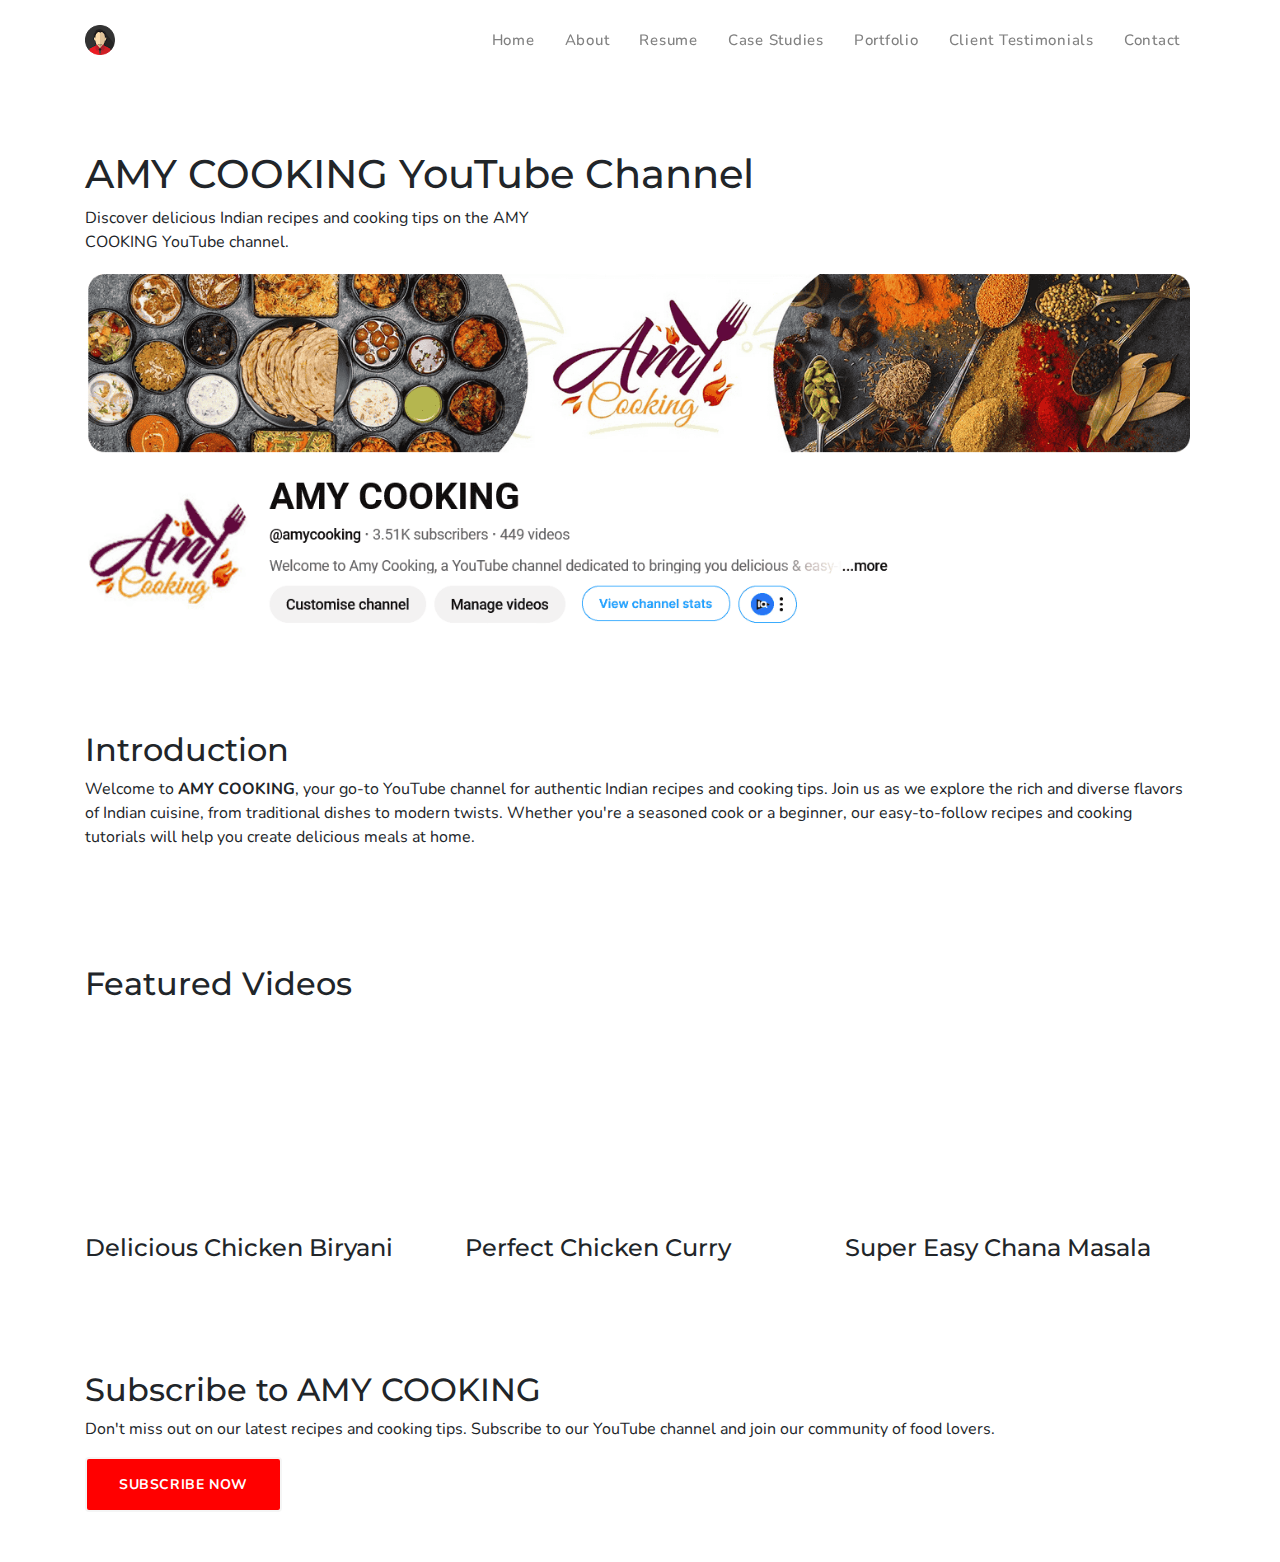
<file: Amy-cooking-youtube.html>
<!DOCTYPE html>
<html lang="en">
<head>
    <meta charset="UTF-8">
    <meta name="viewport" content="width=device-width, initial-scale=1">
    <title>AMY COOKING | Anjumis Web and Graphic Designer Pune</title>
    <meta name="description" content="Showcase of AMY COOKING YouTube Channel" />
    <meta name="keywords" content="YouTube, Cooking, Indian Recipes, AMY COOKING" />
    <meta name="author" content="Anjumis Web and Graphic Designer Pune Portfolio" />

    <link rel="shortcut icon" href="images/anjumis.png">

    <!--Bootstrap Css-->
    <link rel="stylesheet" type="text/css" href="css/bootstrap.min.css" />

    <!-- Materialdesign icons Css -->
    <link href="css/materialdesignicons.min.css" rel="stylesheet">

    <!-- Mobirise icons Css -->
    <link href="css/mobiriseicons.css" rel="stylesheet"> 

    <!-- Magnific-popup -->
    <link rel="stylesheet" href="css/magnific-popup.css">

    <!-- Animate Css -->
    <link rel="stylesheet" href="css/animate.min.css">

    <!-- OWL SLIDER -->
    <link rel="stylesheet" href="css/owl.carousel.css" />
    <link rel="stylesheet" href="css/owl.theme.css" />
    <link rel="stylesheet" href="css/owl.transitions.css" />

    <!-- Custom style Css -->
    <link href="css/style.css" rel="stylesheet">
    <link href="css/color/default.css" rel="stylesheet" id="option-color">
</head>

<body>

    <!-- Include Navbar -->
    <div id="navbar-placeholder"></div>

    <div class="container" style="margin-top: 100px;">
        <!-- YouTube Channel Title -->
        <section class="section">
            <h1 class="section-title">AMY COOKING YouTube Channel</h1>
            <p class="section-subtitle">Discover delicious Indian recipes and cooking tips on the AMY COOKING YouTube channel.</p>
            <img src="images/case-study/amy-cooking-channle.png" alt="AMY COOKING YouTube Channel" class="img-fluid" style="width: 100%; height: auto;">
        </section>

        <!-- YouTube Channel Introduction -->
        <section class="section">
            <h2 class="section-title">Introduction</h2>
            <p>Welcome to <strong>AMY COOKING</strong>, your go-to YouTube channel for authentic Indian recipes and cooking tips. Join us as we explore the rich and diverse flavors of Indian cuisine, from traditional dishes to modern twists. Whether you're a seasoned cook or a beginner, our easy-to-follow recipes and cooking tutorials will help you create delicious meals at home.</p>
        </section>

        <!-- Featured Videos -->
        <section class="section">
            <h2 class="section-title">Featured Videos</h2>
            <div class="row">
                <div class="col-md-4">
                    <div class="video-container">
                        <iframe width="100%" height="215" src="https://www.youtube.com/embed/gJPMbcEIcs0?si=3kDO0HQ4m-LEKDpE" frameborder="0" allowfullscreen></iframe>
                    </div>
                    <h4 class="video-title">Delicious Chicken Biryani</4>
                </div>
                <div class="col-md-4">
                    <div class="video-container">
                        <iframe width="100%" height="215" src="https://www.youtube.com/embed/J6blvMDQ9LE?si=rGbVt38tW4u0uu0r" frameborder="0" allowfullscreen></iframe>
                    </div>
                    <h4 class="video-title">Perfect Chicken Curry</h4>
                </div>
                <div class="col-md-4">
                    <div class="video-container">
                        <iframe width="100%" height="215" src="https://www.youtube.com/embed/Ir-Aa09W4qI?si=1CNMmQCrDWR9iixK" frameborder="0" allowfullscreen></iframe>
                    </div>
                    <h4 class="video-title">Super Easy Chana Masala</h4>
                </div>
            </div>
        </section>

        <!-- Call-to-Action (CTA) -->
        <section class="section cta">
            <h2 class="section-title">Subscribe to AMY COOKING</h2>
            <p>Don't miss out on our latest recipes and cooking tips. Subscribe to our YouTube channel and join our community of food lovers.</p>
            <a href="https://www.youtube.com/channel/UCH6bZMepg2xOw1N0clUpyvQ" class="btn btn-outline-custom" target="_blank" style="background-color: #FF0000; color: white;">Subscribe Now</a>
        </section>
    </div>

    <!-- JAVASCRIPTS -->
    <script src="js/jquery.min.js"></script>
    <script src="js/popper.min.js"></script>
    <script src="js/bootstrap.min.js"></script>
    <!--EASING JS-->
    <script src="js/jquery.easing.min.js"></script>
    <script src="js/scrollspy.min.js"></script>
    <!--PORTFOLIO FILTER JS-->
    <script src="js/isotope.js"></script>
    <!-- Magnific Popup Js -->
    <script src="js/jquery.magnific-popup.min.js"></script>
    <!-- TYPED -->
    <script src="js/typed.js"></script>
    <!-- OWL CAROUSEL -->
    <script src="js/owl.carousel.min.js"></script>
    <!-- switcher js -->
    <script src="js/switcher.js"></script>
    <!--CUSTOM JS-->
    <script src="js/custom.js"></script>
<!--Navbar heading loader-->
<script src="js/navbar.js"></script>
</body>
</html>
</file>
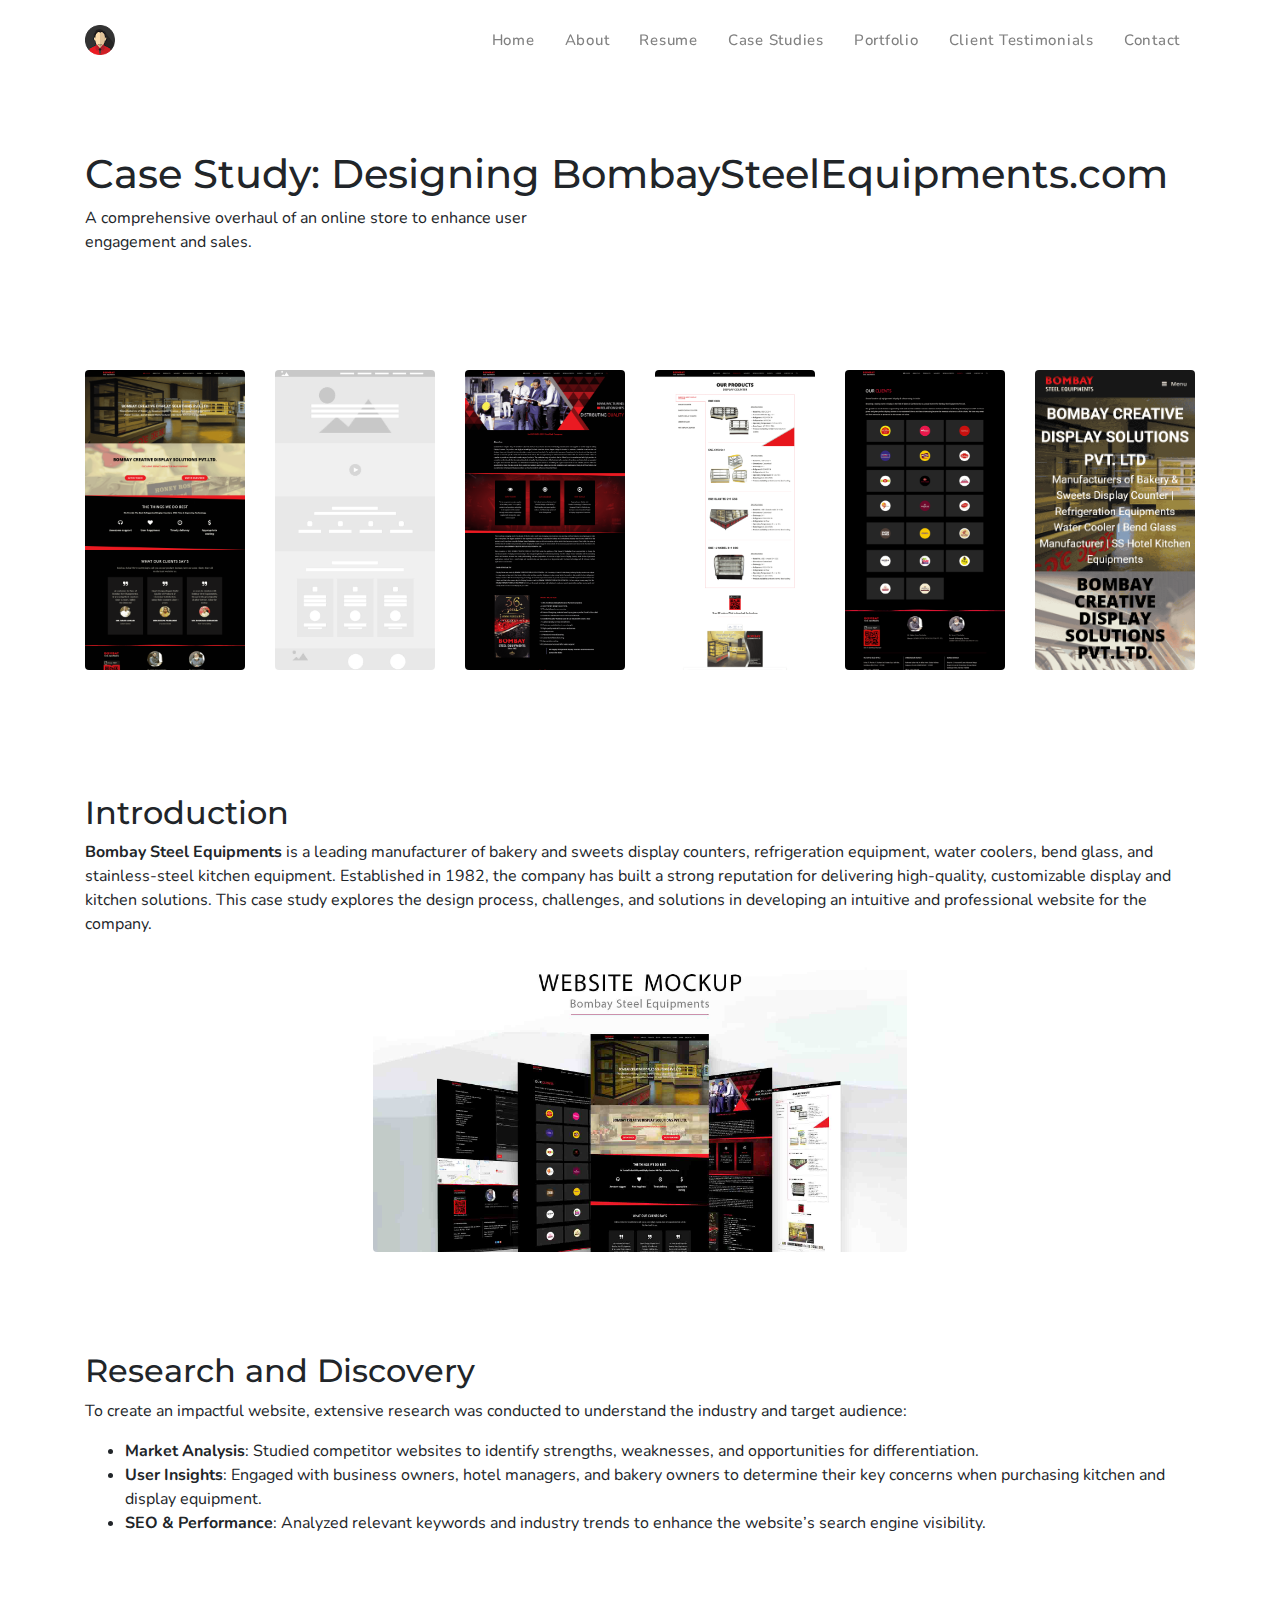
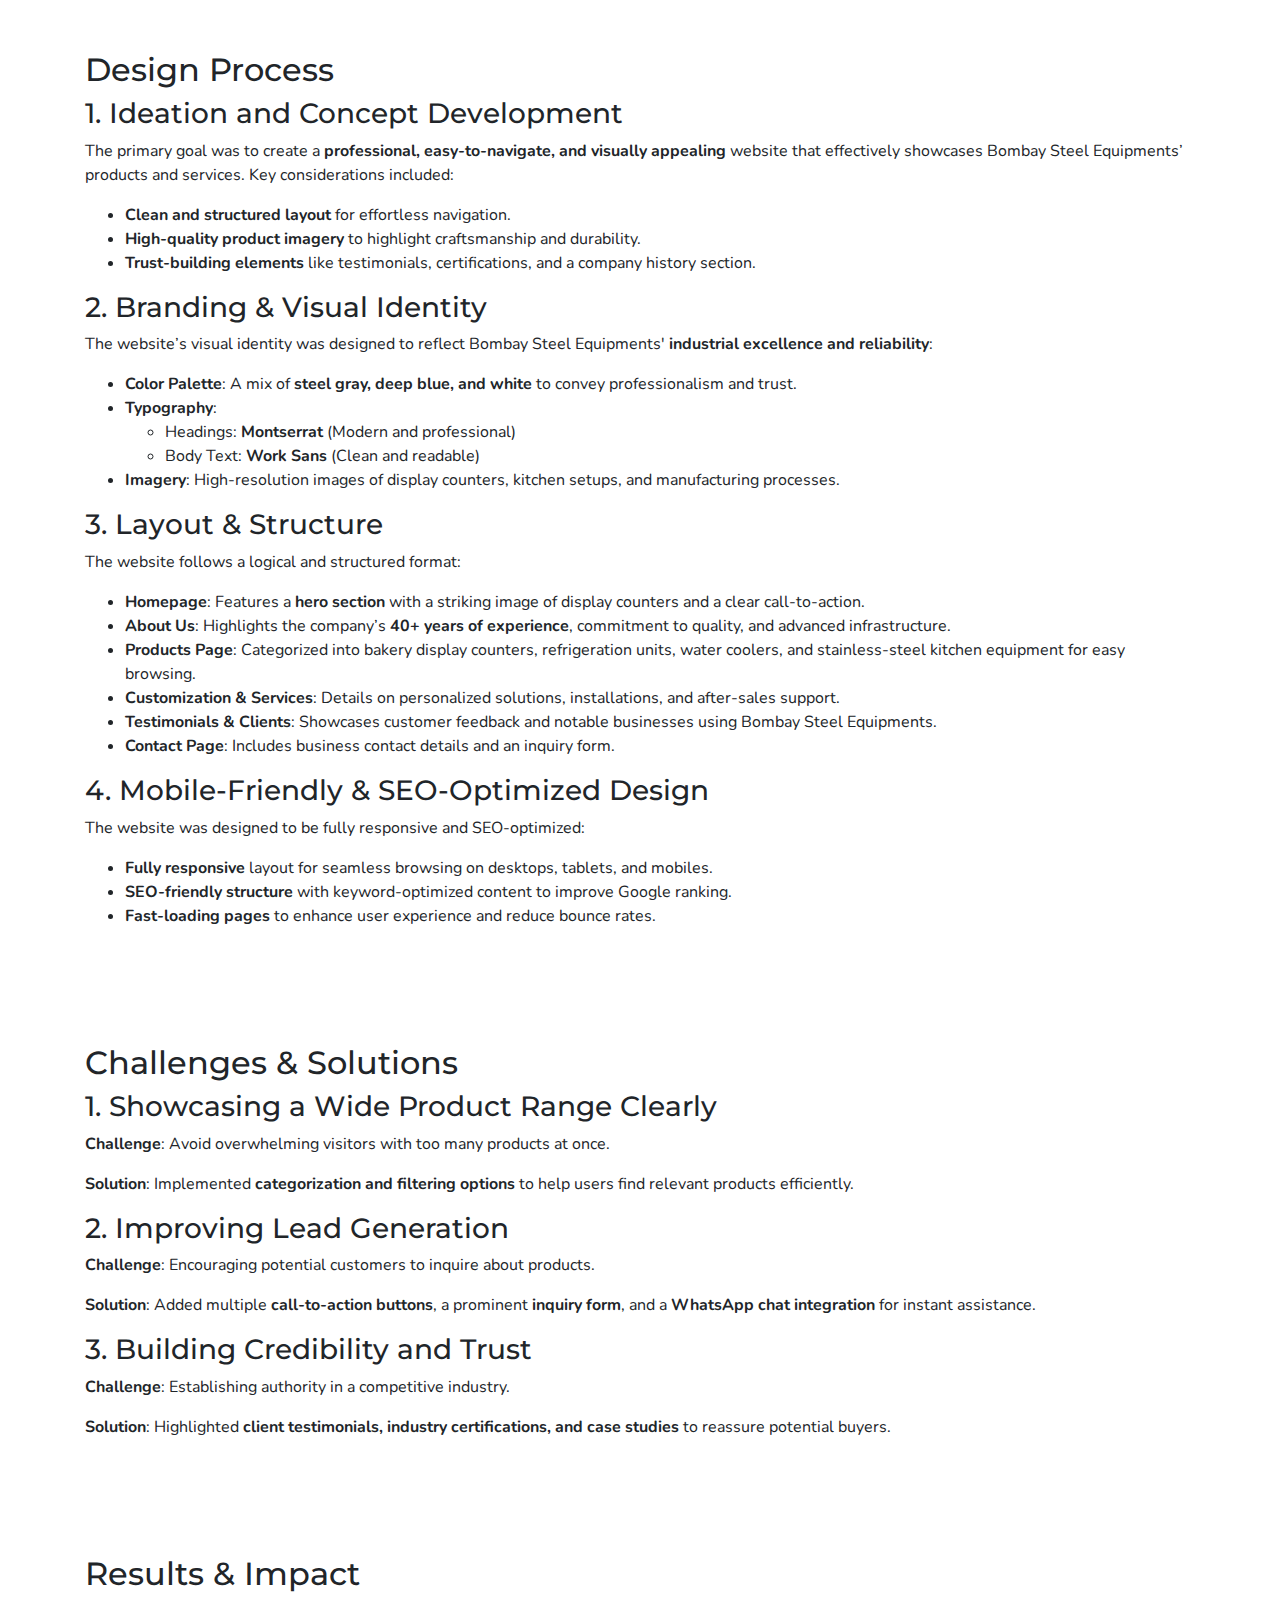
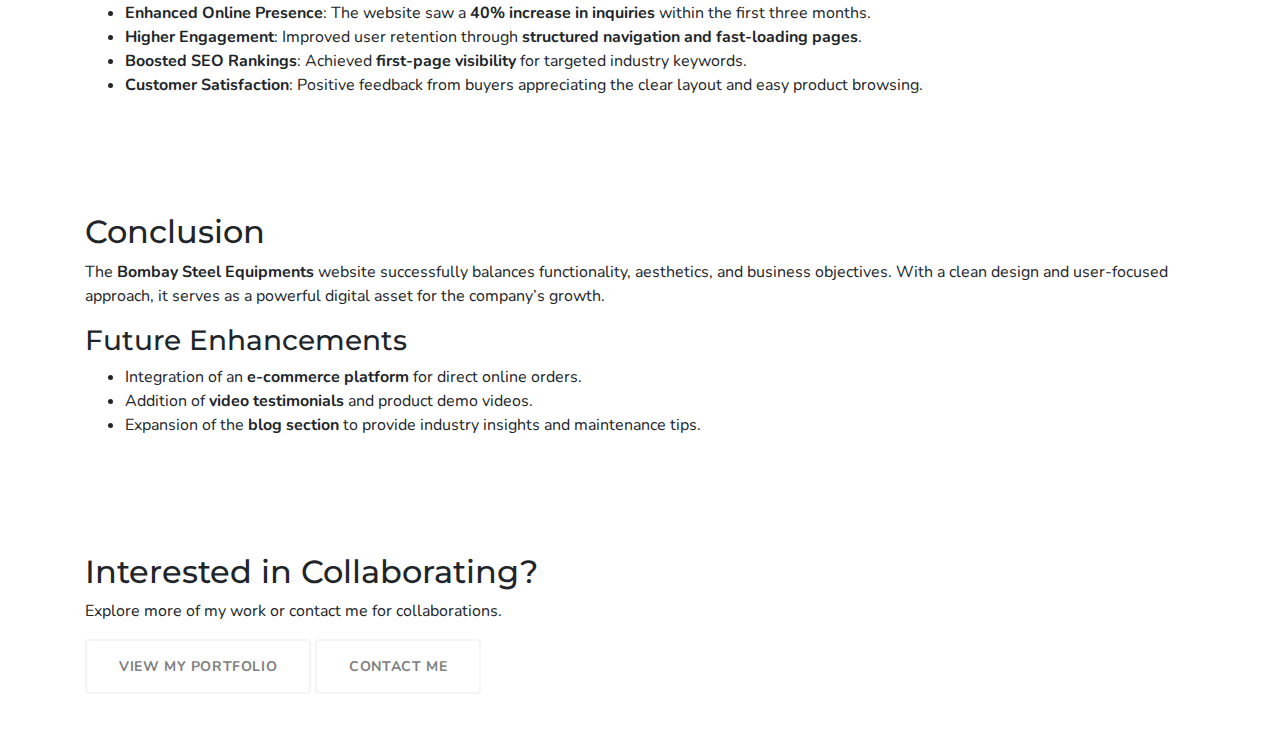
<file: case-study-bombaysteel-website.html>
<!DOCTYPE html>
<html lang="en">
<head>
    <meta charset="UTF-8">
    <meta name="viewport" content="width=device-width, initial-scale=1">
    <title>Anjumis – Transforming Ideas into Stunning Designs</title>
    <meta name="description" content="Web and Graphic Designer Portfolio" />
    <meta name="keywords" content="" />
    <meta name="author" content="Anjumis Web and Graphic Designer Pune Portfolio" />

    <link rel="shortcut icon" href="images/anjumis.png">

    <!--Bootstrap Css-->
    <link rel="stylesheet" type="text/css" href="css/bootstrap.min.css" />

    <!-- Materialdesign icons Css -->
    <link href="css/materialdesignicons.min.css" rel="stylesheet">

    <!-- Mobirise icons Css -->
    <link href="css/mobiriseicons.css" rel="stylesheet"> 

    <!-- Magnific-popup -->
    <link rel="stylesheet" href="css/magnific-popup.css">

    <!-- Animate Css -->
    <link rel="stylesheet" href="css/animate.min.css">

    <!-- OWL SLIDER -->
    <link rel="stylesheet" href="css/owl.carousel.css" />
    <link rel="stylesheet" href="css/owl.theme.css" />
    <link rel="stylesheet" href="css/owl.transitions.css" />

    <!-- Custom style Css -->
    <link href="css/style.css" rel="stylesheet">
    <link href="css/color/default.css" rel="stylesheet" id="option-color">
   
</head>

<body>

    <!-- Include Navbar -->
    <div id="navbar-placeholder"></div>

    <div class="container" style="margin-top: 100px;">
        <!-- Project Title and Tagline -->
        <section class="section">
            <h1 class="section-title">Case Study: Designing BombaySteelEquipments.com</h1>
            <p class="section-subtitle">A comprehensive overhaul of an online store to enhance user engagement and sales.</p>
        </section>
<!-- Row of Five Images -->
<section class="section row-of-images">
    <div class="row">
        <div class="col-lg-2 col-md-4 col-sm-6 mb-4">
            <img src="images/bombaysteelequipment/bse-website-live.png" alt="Bombay Steel Website Live" class="img-fluid mx-auto d-block rounded">
        </div>
        <div class="col-lg-2 col-md-4 col-sm-6 mb-4">
            <img src="images/bombaysteelequipment/bse-website-wireframe.jpg" alt="Bombay Steel Website Wireframe" class="img-fluid mx-auto d-block rounded">
        </div>
        <div class="col-lg-2 col-md-4 col-sm-6 mb-4">
            <img src="images/bombaysteelequipment/bse-about.png" alt="Bombay Steel About Page" class="img-fluid mx-auto d-block rounded">
        </div>
        <div class="col-lg-2 col-md-4 col-sm-6 mb-4">
            <img src="images/bombaysteelequipment/bse-website-product-page.png" alt="Bombay Steel Product Page" class="img-fluid mx-auto d-block rounded">
        </div>
        <div class="col-lg-2 col-md-4 col-sm-6 mb-4">
            <img src="images/bombaysteelequipment/bse-client.png" alt="Bombay Steel Client Page" class="img-fluid mx-auto d-block rounded">
        </div>
        <div class="col-lg-2 col-md-4 col-sm-6 mb-4">
            <img src="images/bombaysteelequipment/bsemobile.png" alt="Bombay Steel Mobile View" class="img-fluid mx-auto d-block rounded">
        </div>
    </div>
</section>


        <!-- Introduction -->
        <section class="section">
            <h2 class="section-title">Introduction</h2>
            <p><strong>Bombay Steel Equipments</strong> is a leading manufacturer of bakery and sweets display counters, refrigeration equipment, water coolers, bend glass, and stainless-steel kitchen equipment. Established in 1982, the company has built a strong reputation for delivering high-quality, customizable display and kitchen solutions. This case study explores the design process, challenges, and solutions in developing an intuitive and professional website for the company.</p>
            <!-- Add an image related to research -->
            <img src="images/bombaysteelequipment/bombaysteel.jpg" alt="Research" class="img-fluid mx-auto d-block rounded mt-3" style="height: 300px;">        
        </section>

        <!-- Research and Discovery -->
        <section class="section">
            <h2 class="section-title">Research and Discovery</h2>
            <p>To create an impactful website, extensive research was conducted to understand the industry and target audience:</p>
            <ul>
                <li><strong>Market Analysis</strong>: Studied competitor websites to identify strengths, weaknesses, and opportunities for differentiation.</li>
                <li><strong>User Insights</strong>: Engaged with business owners, hotel managers, and bakery owners to determine their key concerns when purchasing kitchen and display equipment.</li>
                <li><strong>SEO & Performance</strong>: Analyzed relevant keywords and industry trends to enhance the website’s search engine visibility.</li>
            </ul>
            
        </section>

        <!-- Design Process -->
        <section class="section">
            <h2 class="section-title">Design Process</h2>
            <h3>1. Ideation and Concept Development</h3>
            <p>The primary goal was to create a <strong>professional, easy-to-navigate, and visually appealing</strong> website that effectively showcases Bombay Steel Equipments’ products and services. Key considerations included:</p>
            <ul>
                <li><strong>Clean and structured layout</strong> for effortless navigation.</li>
                <li><strong>High-quality product imagery</strong> to highlight craftsmanship and durability.</li>
                <li><strong>Trust-building elements</strong> like testimonials, certifications, and a company history section.</li>
            </ul>
            
            <h3>2. Branding & Visual Identity</h3>
            <p>The website’s visual identity was designed to reflect Bombay Steel Equipments' <strong>industrial excellence and reliability</strong>:</p>
            <ul>
                <li><strong>Color Palette</strong>: A mix of <strong>steel gray, deep blue, and white</strong> to convey professionalism and trust.</li>
                <li><strong>Typography</strong>:
                    <ul>
                        <li>Headings: <strong>Montserrat</strong> (Modern and professional)</li>
                        <li>Body Text: <strong>Work Sans</strong> (Clean and readable)</li>
                    </ul>
                </li>
                <li><strong>Imagery</strong>: High-resolution images of display counters, kitchen setups, and manufacturing processes.</li>
            </ul>
            
            <h3>3. Layout & Structure</h3>
            <p>The website follows a logical and structured format:</p>
            <ul>
                <li><strong>Homepage</strong>: Features a <strong>hero section</strong> with a striking image of display counters and a clear call-to-action.</li>
                <li><strong>About Us</strong>: Highlights the company’s <strong>40+ years of experience</strong>, commitment to quality, and advanced infrastructure.</li>
                <li><strong>Products Page</strong>: Categorized into bakery display counters, refrigeration units, water coolers, and stainless-steel kitchen equipment for easy browsing.</li>
                <li><strong>Customization & Services</strong>: Details on personalized solutions, installations, and after-sales support.</li>
                <li><strong>Testimonials & Clients</strong>: Showcases customer feedback and notable businesses using Bombay Steel Equipments.</li>
                <li><strong>Contact Page</strong>: Includes business contact details and an inquiry form.</li>
            </ul>
            
            <h3>4. Mobile-Friendly & SEO-Optimized Design</h3>
            <p>The website was designed to be fully responsive and SEO-optimized:</p>
            <ul>
                <li><strong>Fully responsive</strong> layout for seamless browsing on desktops, tablets, and mobiles.</li>
                <li><strong>SEO-friendly structure</strong> with keyword-optimized content to improve Google ranking.</li>
                <li><strong>Fast-loading pages</strong> to enhance user experience and reduce bounce rates.</li>
            </ul>
            
        </section>

        <!-- Challenges and Solutions -->
        <section class="section">
            <h2 class="section-title">Challenges & Solutions</h2>
            <h3>1. Showcasing a Wide Product Range Clearly</h3>
            <p><strong>Challenge</strong>: Avoid overwhelming visitors with too many products at once.</p>
            <p><strong>Solution</strong>: Implemented <strong>categorization and filtering options</strong> to help users find relevant products efficiently.</p>
            <h3>2. Improving Lead Generation</h3>
            <p><strong>Challenge</strong>: Encouraging potential customers to inquire about products.</p>
            <p><strong>Solution</strong>: Added multiple <strong>call-to-action buttons</strong>, a prominent <strong>inquiry form</strong>, and a <strong>WhatsApp chat integration</strong> for instant assistance.</p>
            <h3>3. Building Credibility and Trust</h3>
            <p><strong>Challenge</strong>: Establishing authority in a competitive industry.</p>
            <p><strong>Solution</strong>: Highlighted <strong>client testimonials, industry certifications, and case studies</strong> to reassure potential buyers.</p>
        </section>

        <!-- Results and Impact -->
        <section class="section">
            <h2 class="section-title">Results & Impact</h2>
            <ul>
                <li><strong>Enhanced Online Presence</strong>: The website saw a <strong>40% increase in inquiries</strong> within the first three months.</li>
                <li><strong>Higher Engagement</strong>: Improved user retention through <strong>structured navigation and fast-loading pages</strong>.</li>
                <li><strong>Boosted SEO Rankings</strong>: Achieved <strong>first-page visibility</strong> for targeted industry keywords.</li>
                <li><strong>Customer Satisfaction</strong>: Positive feedback from buyers appreciating the clear layout and easy product browsing.</li>
            </ul>
            
        </section>

        <!-- Conclusion -->
        <section class="section">
            <h2 class="section-title">Conclusion</h2>
            <p>The <strong>Bombay Steel Equipments</strong> website successfully balances functionality, aesthetics, and business objectives. With a clean design and user-focused approach, it serves as a powerful digital asset for the company’s growth.</p>
            <h3>Future Enhancements</h3>
            <ul>
                <li>Integration of an <strong>e-commerce platform</strong> for direct online orders.</li>
                <li>Addition of <strong>video testimonials</strong> and product demo videos.</li>
                <li>Expansion of the <strong>blog section</strong> to provide industry insights and maintenance tips.</li>
            </ul>
        </section>

        <!-- Call-to-Action (CTA) -->
        <section class="section cta">
            <h2 class="section-title">Interested in Collaborating?</h2>
            <p>Explore more of my work or contact me for collaborations.</p>
            <a href="portfolio.html" class="btn btn-outline-custom">View My Portfolio</a>
            <a href="mailto:your-email@example.com" class="btn btn-outline-custom">Contact Me</a>
        </section>
    </div>

    <!-- JAVASCRIPTS -->
    <script src="js/jquery.min.js"></script>
    <script src="js/popper.min.js"></script>
    <script src="js/bootstrap.min.js"></script>
    <!--EASING JS-->
    <script src="js/jquery.easing.min.js"></script>
    <script src="js/scrollspy.min.js"></script>
    <!--PORTFOLIO FILTER JS-->
    <script src="js/isotope.js"></script>
    <!-- Magnific Popup Js -->
    <script src="js/jquery.magnific-popup.min.js"></script>
    <!-- TYPED -->
    <script src="js/typed.js"></script>
    <!-- OWL CAROUSEL -->
    <script src="js/owl.carousel.min.js"></script>
    <!-- switcher js -->
    <script src="js/switcher.js"></script>
    <!--CUSTOM JS-->
    <script src="js/custom.js"></script>
   <!--Navbar heading loader-->
   <script src="js/navbar.js"></script>
</body>
</html>
</file>
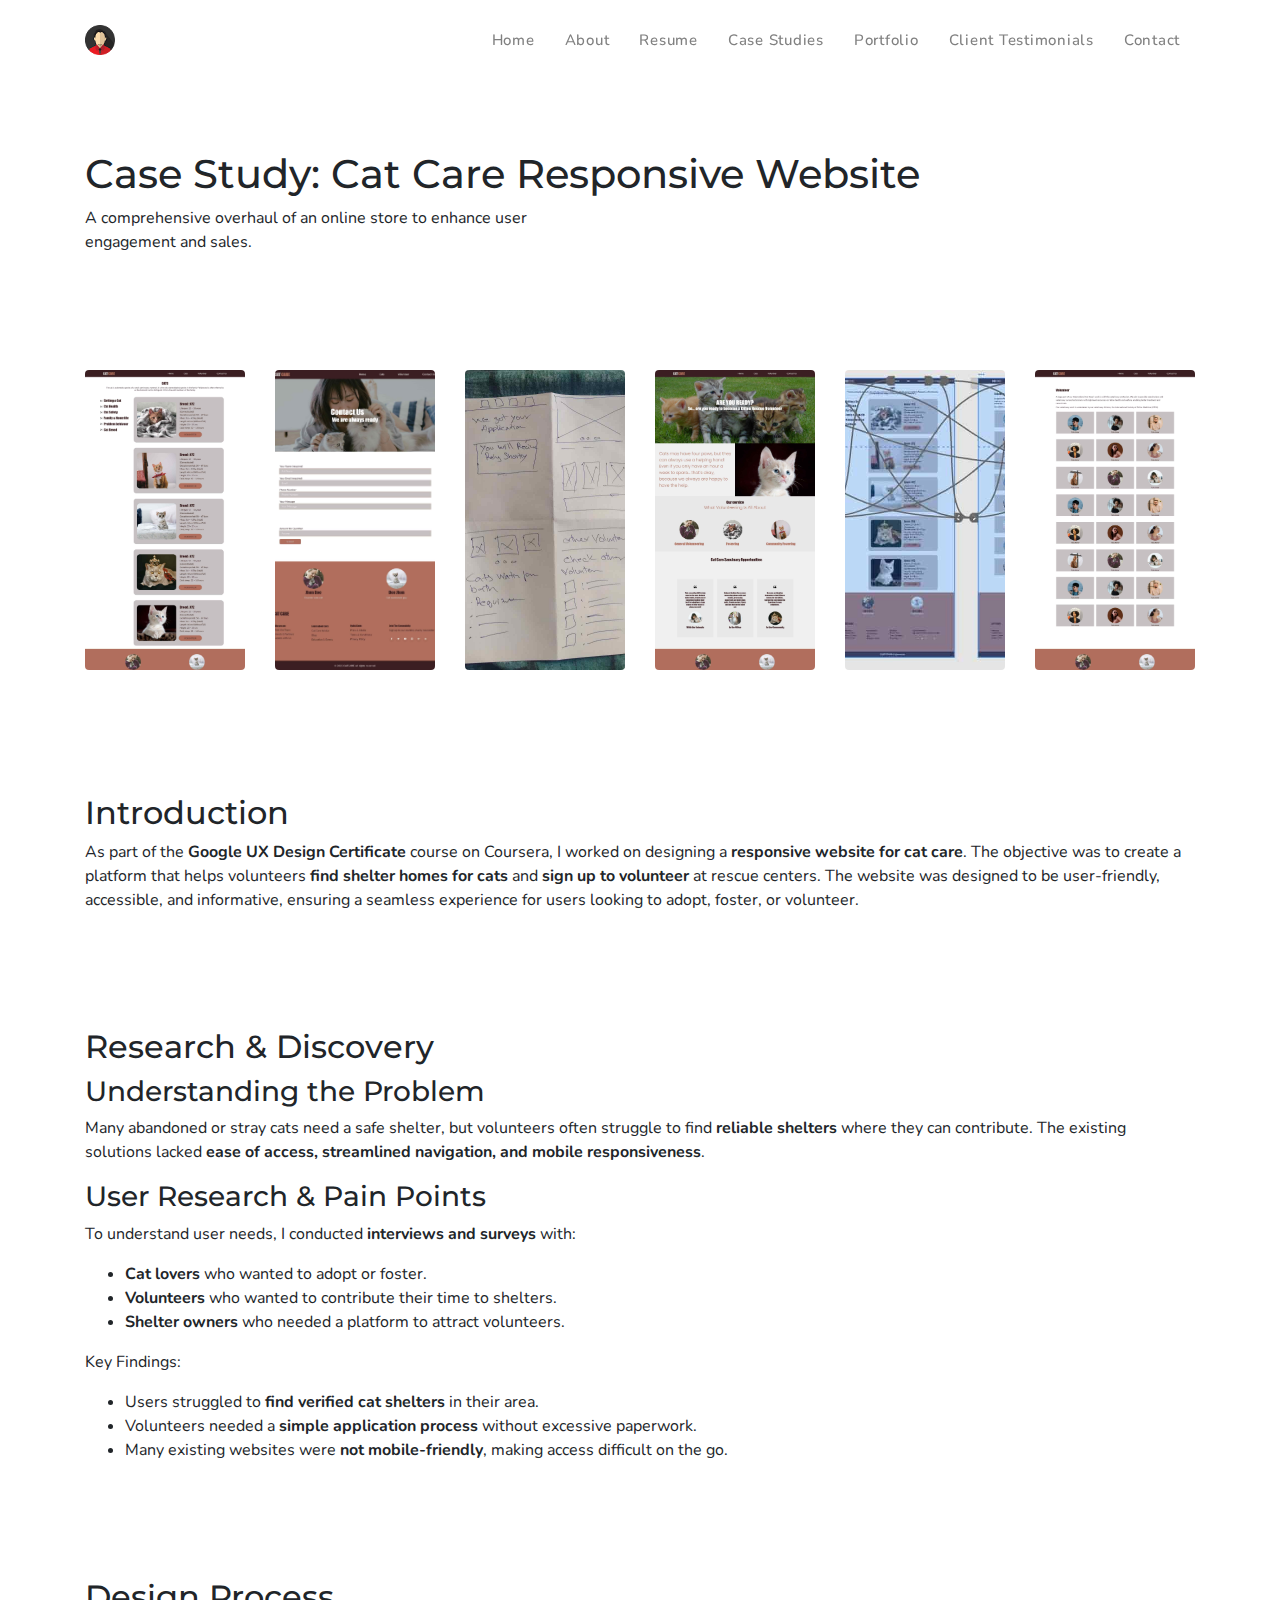
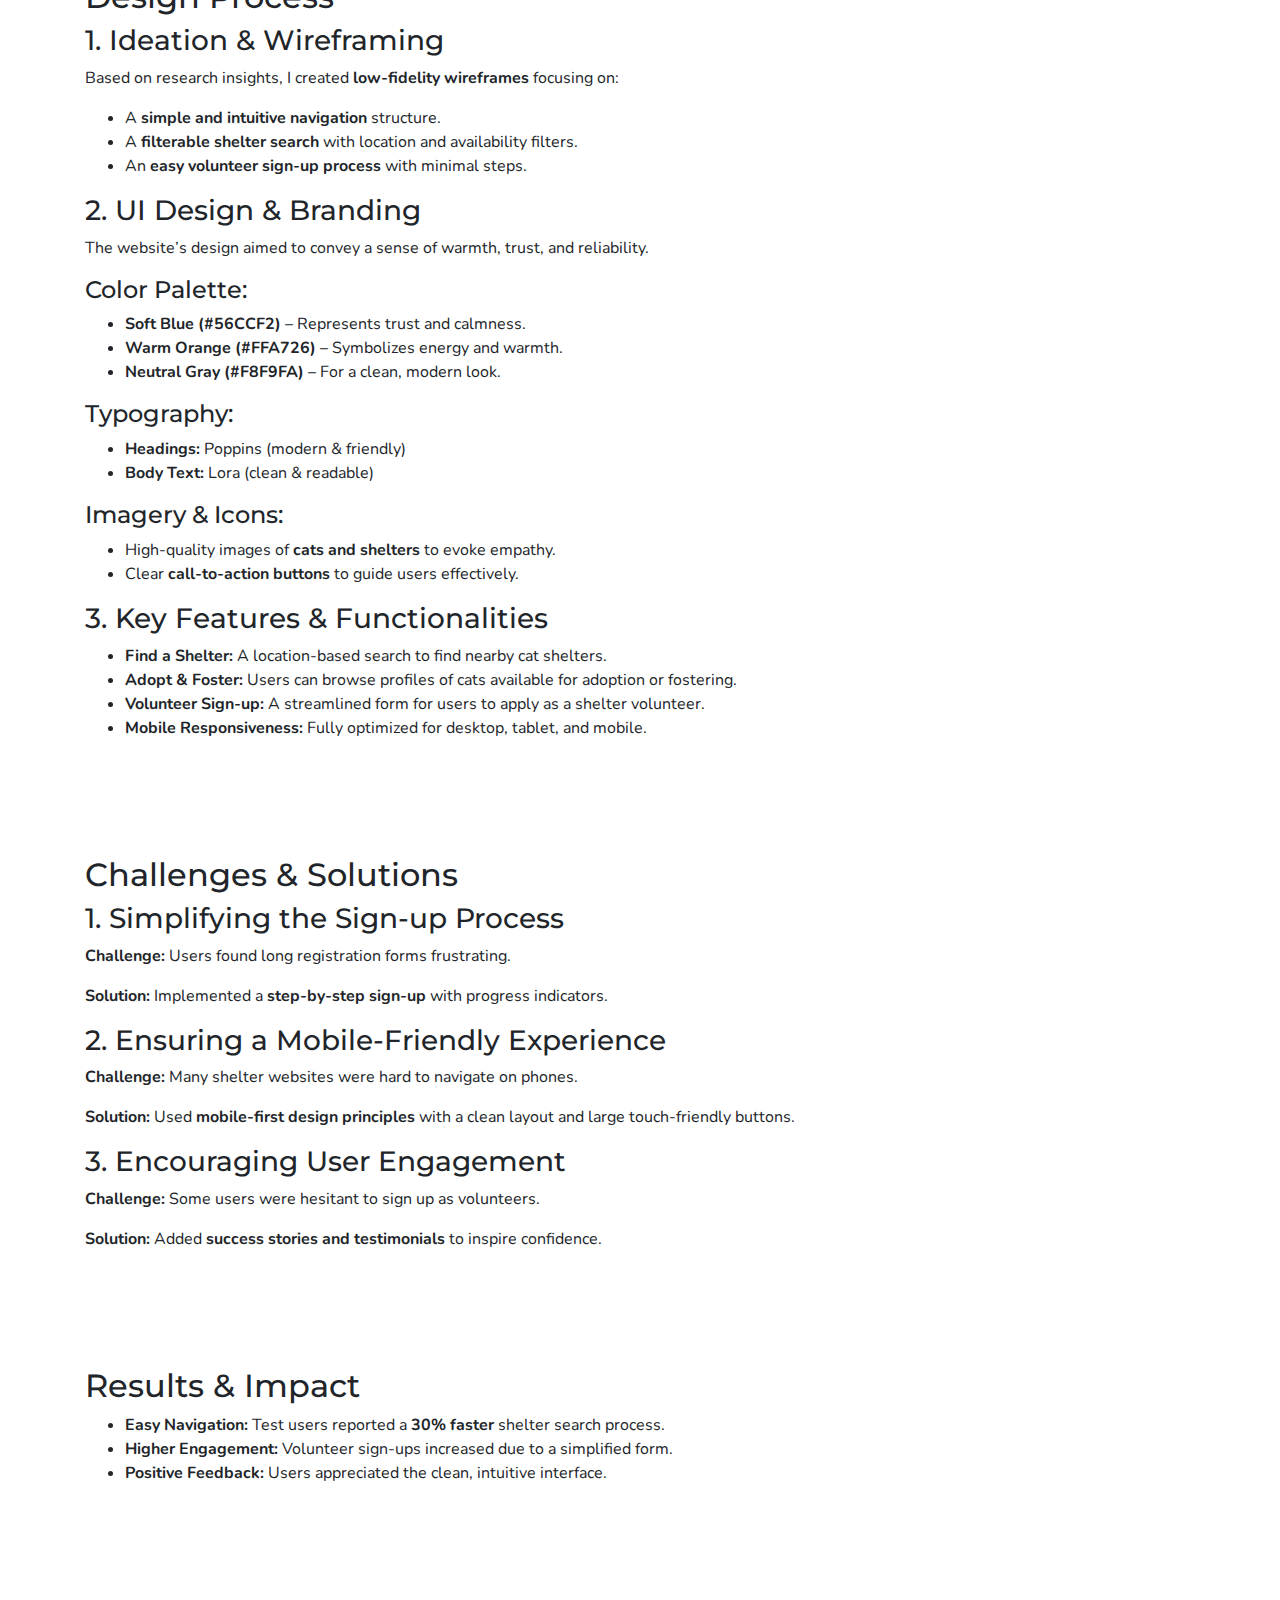
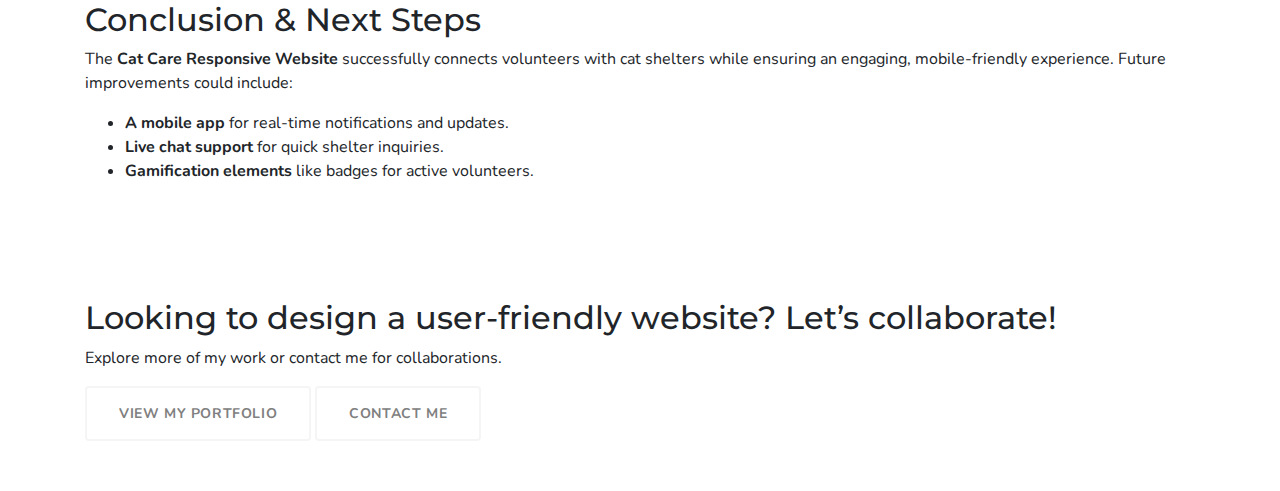
<file: case-study-cat-care-responsive-website.html>
<!DOCTYPE html>
<html lang="en">
<head>
    <meta charset="UTF-8">
    <meta name="viewport" content="width=device-width, initial-scale=1">
    <title>Anjumis – Transforming Ideas into Stunning Designs</title>
    <meta name="description" content="Web and Graphic Designer Portfolio" />
    <meta name="keywords" content="" />
    <meta name="author" content="Anjumis Web and Graphic Designer Pune Portfolio" />

    <link rel="shortcut icon" href="images/anjumis.png">

    <!--Bootstrap Css-->
    <link rel="stylesheet" type="text/css" href="css/bootstrap.min.css" />

    <!-- Materialdesign icons Css -->
    <link href="css/materialdesignicons.min.css" rel="stylesheet">

    <!-- Mobirise icons Css -->
    <link href="css/mobiriseicons.css" rel="stylesheet"> 

    <!-- Magnific-popup -->
    <link rel="stylesheet" href="css/magnific-popup.css">

    <!-- Animate Css -->
    <link rel="stylesheet" href="css/animate.min.css">

    <!-- OWL SLIDER -->
    <link rel="stylesheet" href="css/owl.carousel.css" />
    <link rel="stylesheet" href="css/owl.theme.css" />
    <link rel="stylesheet" href="css/owl.transitions.css" />

    <!-- Custom style Css -->
    <link href="css/style.css" rel="stylesheet">
    <link href="css/color/default.css" rel="stylesheet" id="option-color">
   
</head>

<body>

    <!-- Include Navbar -->
    <div id="navbar-placeholder"></div>

    <div class="container" style="margin-top: 100px;">
        <!-- Project Title and Tagline -->
        <section class="section">
            <h1 class="section-title">Case Study: Cat Care Responsive Website</h1>
            <p class="section-subtitle">A comprehensive overhaul of an online store to enhance user engagement and sales.</p>
        </section>

        <!-- Row of Five Images -->
        <section class="section row-of-images">
            <div class="row">
                <div class="col-lg-2 col-md-4 col-sm-6 mb-4">
                    <img src="images/cat-vol/cat-vol-1.jpg" alt="Cat Care Website Home Page" class="img-fluid mx-auto d-block rounded">
                </div>
                <div class="col-lg-2 col-md-4 col-sm-6 mb-4">
                    <img src="images/cat-vol/cat-vol-Contact us.jpg" alt="Cat Care Website Contact Us Page" class="img-fluid mx-auto d-block rounded">
                </div>
                <div class="col-lg-2 col-md-4 col-sm-6 mb-4">
                    <img src="images/cat-vol/cat-vol-hand-wireframe.jpeg" alt="Cat Care Website Hand-drawn Wireframe" class="img-fluid mx-auto d-block rounded">
                </div>
                <div class="col-lg-2 col-md-4 col-sm-6 mb-4">
                    <img src="images/cat-vol/cat-vol-home.jpg" alt="Cat Care Website Home Page Design" class="img-fluid mx-auto d-block rounded">
                </div>
                <div class="col-lg-2 col-md-4 col-sm-6 mb-4">
                    <img src="images/cat-vol/cat-vol-prototype.jpg" alt="Cat Care Website Prototype" class="img-fluid mx-auto d-block rounded">
                </div>
                <div class="col-lg-2 col-md-4 col-sm-6 mb-4">
                    <img src="images/cat-vol/cat-vol.jpg" alt="Cat Care Website Final Design" class="img-fluid mx-auto d-block rounded">
                </div>
            </div>
        </section>

        <!-- Introduction -->
        <section class="section">
            <h2 class="section-title">Introduction</h2>
            <p>As part of the <strong>Google UX Design Certificate</strong> course on Coursera, I worked on designing a <strong>responsive website for cat care</strong>. The objective was to create a platform that helps volunteers <strong>find shelter homes for cats</strong> and <strong>sign up to volunteer</strong> at rescue centers. The website was designed to be user-friendly, accessible, and informative, ensuring a seamless experience for users looking to adopt, foster, or volunteer.</p>
        </section>

        <!-- Research & Discovery -->
        <section class="section">
            <h2 class="section-title">Research & Discovery</h2>
            <h3>Understanding the Problem</h3>
            <p>Many abandoned or stray cats need a safe shelter, but volunteers often struggle to find <strong>reliable shelters</strong> where they can contribute. The existing solutions lacked <strong>ease of access, streamlined navigation, and mobile responsiveness</strong>.</p>
            <h3>User Research & Pain Points</h3>
            <p>To understand user needs, I conducted <strong>interviews and surveys</strong> with:</p>
            <ul>
                <li><strong>Cat lovers</strong> who wanted to adopt or foster.</li>
                <li><strong>Volunteers</strong> who wanted to contribute their time to shelters.</li>
                <li><strong>Shelter owners</strong> who needed a platform to attract volunteers.</li>
            </ul>
            <p>Key Findings:</p>
            <ul>
                <li>Users struggled to <strong>find verified cat shelters</strong> in their area.</li>
                <li>Volunteers needed a <strong>simple application process</strong> without excessive paperwork.</li>
                <li>Many existing websites were <strong>not mobile-friendly</strong>, making access difficult on the go.</li>
            </ul>
        </section>

        <!-- Design Process -->
        <section class="section">
            <h2 class="section-title">Design Process</h2>
            <h3>1. Ideation & Wireframing</h3>
            <p>Based on research insights, I created <strong>low-fidelity wireframes</strong> focusing on:</p>
            <ul>
                <li>A <strong>simple and intuitive navigation</strong> structure.</li>
                <li>A <strong>filterable shelter search</strong> with location and availability filters.</li>
                <li>An <strong>easy volunteer sign-up process</strong> with minimal steps.</li>
            </ul>
            <h3>2. UI Design & Branding</h3>
            <p>The website’s design aimed to convey a sense of warmth, trust, and reliability.</p>
            <h4>Color Palette:</h4>
            <ul>
                <li><strong>Soft Blue (#56CCF2)</strong> – Represents trust and calmness.</li>
                <li><strong>Warm Orange (#FFA726)</strong> – Symbolizes energy and warmth.</li>
                <li><strong>Neutral Gray (#F8F9FA)</strong> – For a clean, modern look.</li>
            </ul>
            <h4>Typography:</h4>
            <ul>
                <li><strong>Headings:</strong> Poppins (modern & friendly)</li>
                <li><strong>Body Text:</strong> Lora (clean & readable)</li>
            </ul>
            <h4>Imagery & Icons:</h4>
            <ul>
                <li>High-quality images of <strong>cats and shelters</strong> to evoke empathy.</li>
                <li>Clear <strong>call-to-action buttons</strong> to guide users effectively.</li>
            </ul>
            <h3>3. Key Features & Functionalities</h3>
            <ul>
                <li><strong>Find a Shelter:</strong> A location-based search to find nearby cat shelters.</li>
                <li><strong>Adopt & Foster:</strong> Users can browse profiles of cats available for adoption or fostering.</li>
                <li><strong>Volunteer Sign-up:</strong> A streamlined form for users to apply as a shelter volunteer.</li>
                <li><strong>Mobile Responsiveness:</strong> Fully optimized for desktop, tablet, and mobile.</li>
            </ul>
        </section>

        <!-- Challenges & Solutions -->
        <section class="section">
            <h2 class="section-title">Challenges & Solutions</h2>
            <h3>1. Simplifying the Sign-up Process</h3>
            <p><strong>Challenge:</strong> Users found long registration forms frustrating.</p>
            <p><strong>Solution:</strong> Implemented a <strong>step-by-step sign-up</strong> with progress indicators.</p>
            <h3>2. Ensuring a Mobile-Friendly Experience</h3>
            <p><strong>Challenge:</strong> Many shelter websites were hard to navigate on phones.</p>
            <p><strong>Solution:</strong> Used <strong>mobile-first design principles</strong> with a clean layout and large touch-friendly buttons.</p>
            <h3>3. Encouraging User Engagement</h3>
            <p><strong>Challenge:</strong> Some users were hesitant to sign up as volunteers.</p>
            <p><strong>Solution:</strong> Added <strong>success stories and testimonials</strong> to inspire confidence.</p>
        </section>

        <!-- Results & Impact -->
        <section class="section">
            <h2 class="section-title">Results & Impact</h2>
            <ul>
                <li><strong>Easy Navigation:</strong> Test users reported a <strong>30% faster</strong> shelter search process.</li>
                <li><strong>Higher Engagement:</strong> Volunteer sign-ups increased due to a simplified form.</li>
                <li><strong>Positive Feedback:</strong> Users appreciated the clean, intuitive interface.</li>
            </ul>
        </section>

        <!-- Conclusion & Next Steps -->
        <section class="section">
            <h2 class="section-title">Conclusion & Next Steps</h2>
            <p>The <strong>Cat Care Responsive Website</strong> successfully connects volunteers with cat shelters while ensuring an engaging, mobile-friendly experience. Future improvements could include:</p>
            <ul>
                <li><strong>A mobile app</strong> for real-time notifications and updates.</li>
                <li><strong>Live chat support</strong> for quick shelter inquiries.</li>
                <li><strong>Gamification elements</strong> like badges for active volunteers.</li>
            </ul>
        </section>

        <!-- Call-to-Action (CTA) -->
        <section class="section cta">
            <h2 class="section-title">Looking to design a user-friendly website? Let’s collaborate!</h2>
            <p>Explore more of my work or contact me for collaborations.</p>
            <a href="portfolio.html" class="btn btn-outline-custom">View My Portfolio</a>
            <a href="mailto:your-email@example.com" class="btn btn-outline-custom">Contact Me</a>
        </section>
    </div>

    <!-- JAVASCRIPTS -->
    <script src="js/jquery.min.js"></script>
    <script src="js/popper.min.js"></script>
    <script src="js/bootstrap.min.js"></script>
    <!--EASING JS-->
    <script src="js/jquery.easing.min.js"></script>
    <script src="js/scrollspy.min.js"></script>
    <!--PORTFOLIO FILTER JS-->
    <script src="js/isotope.js"></script>
    <!-- Magnific Popup Js -->
    <script src="js/jquery.magnific-popup.min.js"></script>
    <!-- TYPED -->
    <script src="js/typed.js"></script>
    <!-- OWL CAROUSEL -->
    <script src="js/owl.carousel.min.js"></script>
    <!-- switcher js -->
    <script src="js/switcher.js"></script>
    <!--CUSTOM JS-->
    <script src="js/custom.js"></script>
    <!--Navbar heading loader-->
    <script src="js/navbar.js"></script>
</body>
</html>
</file>
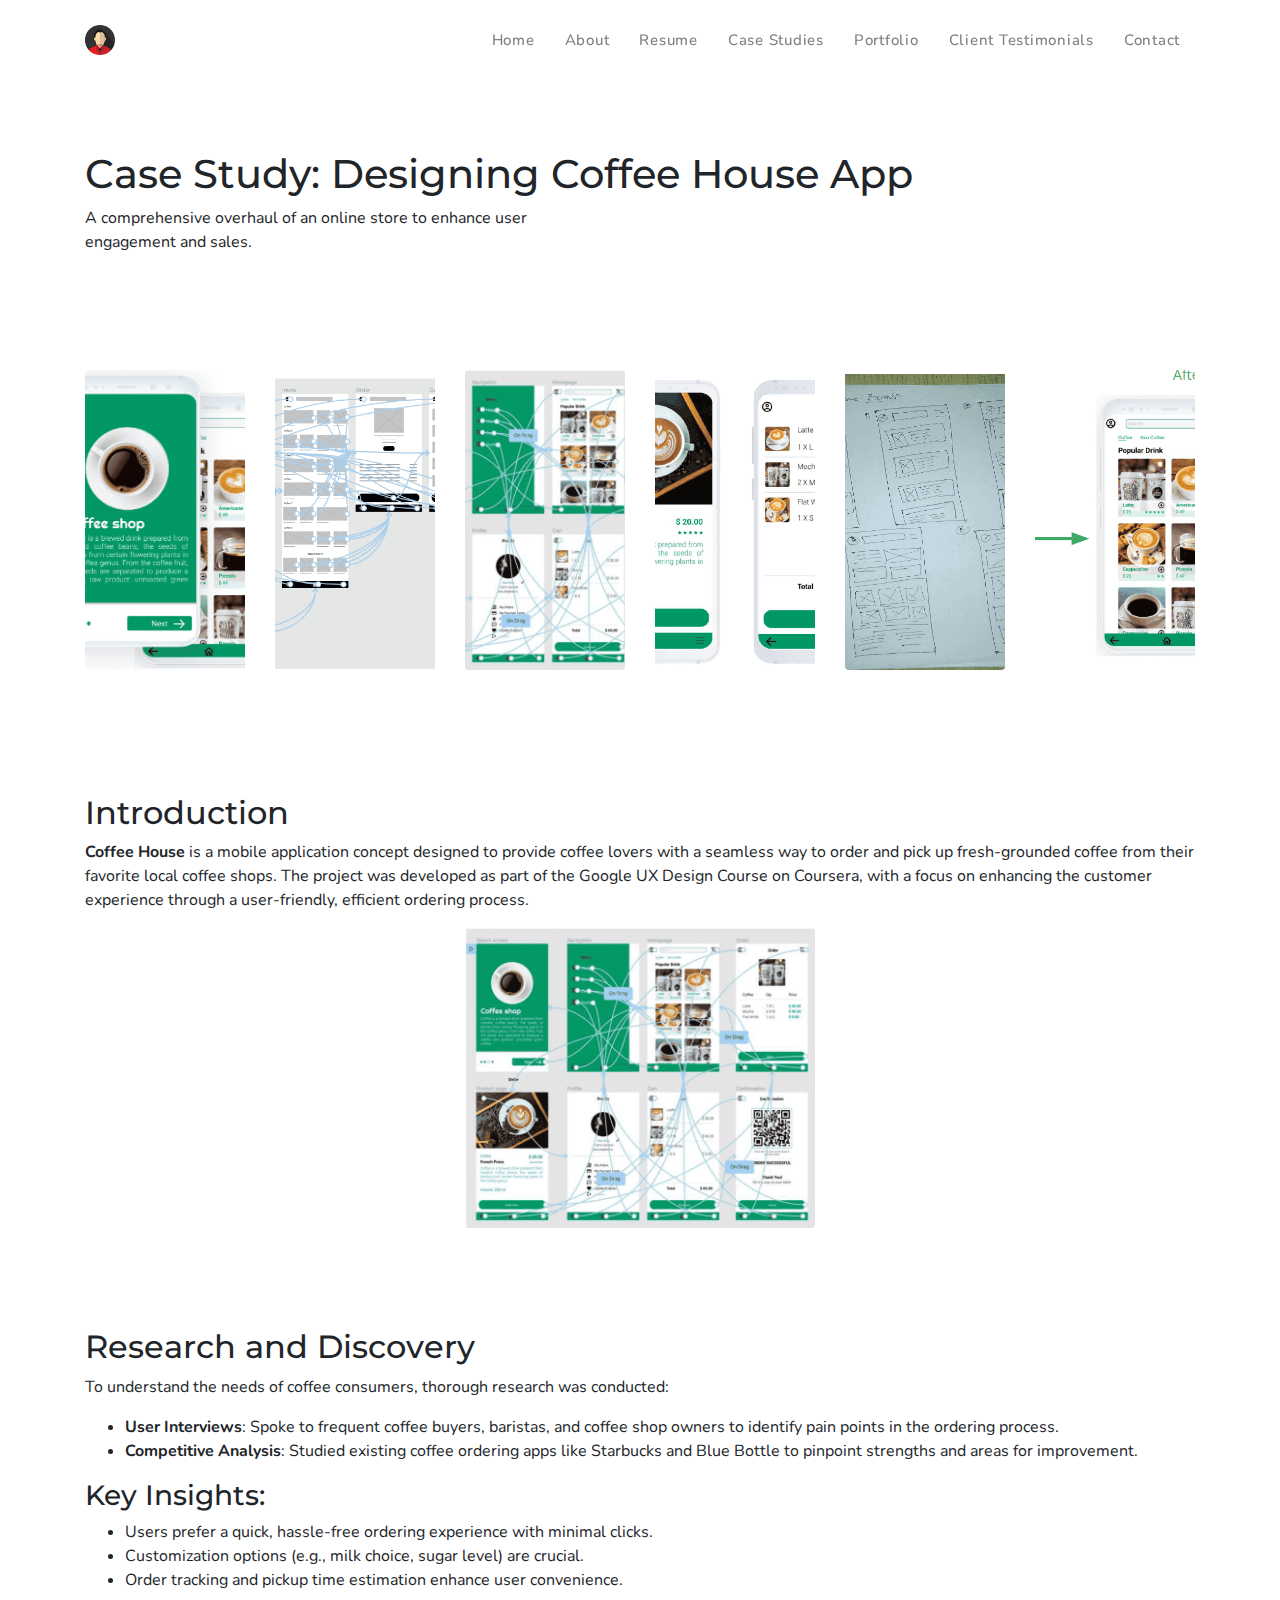
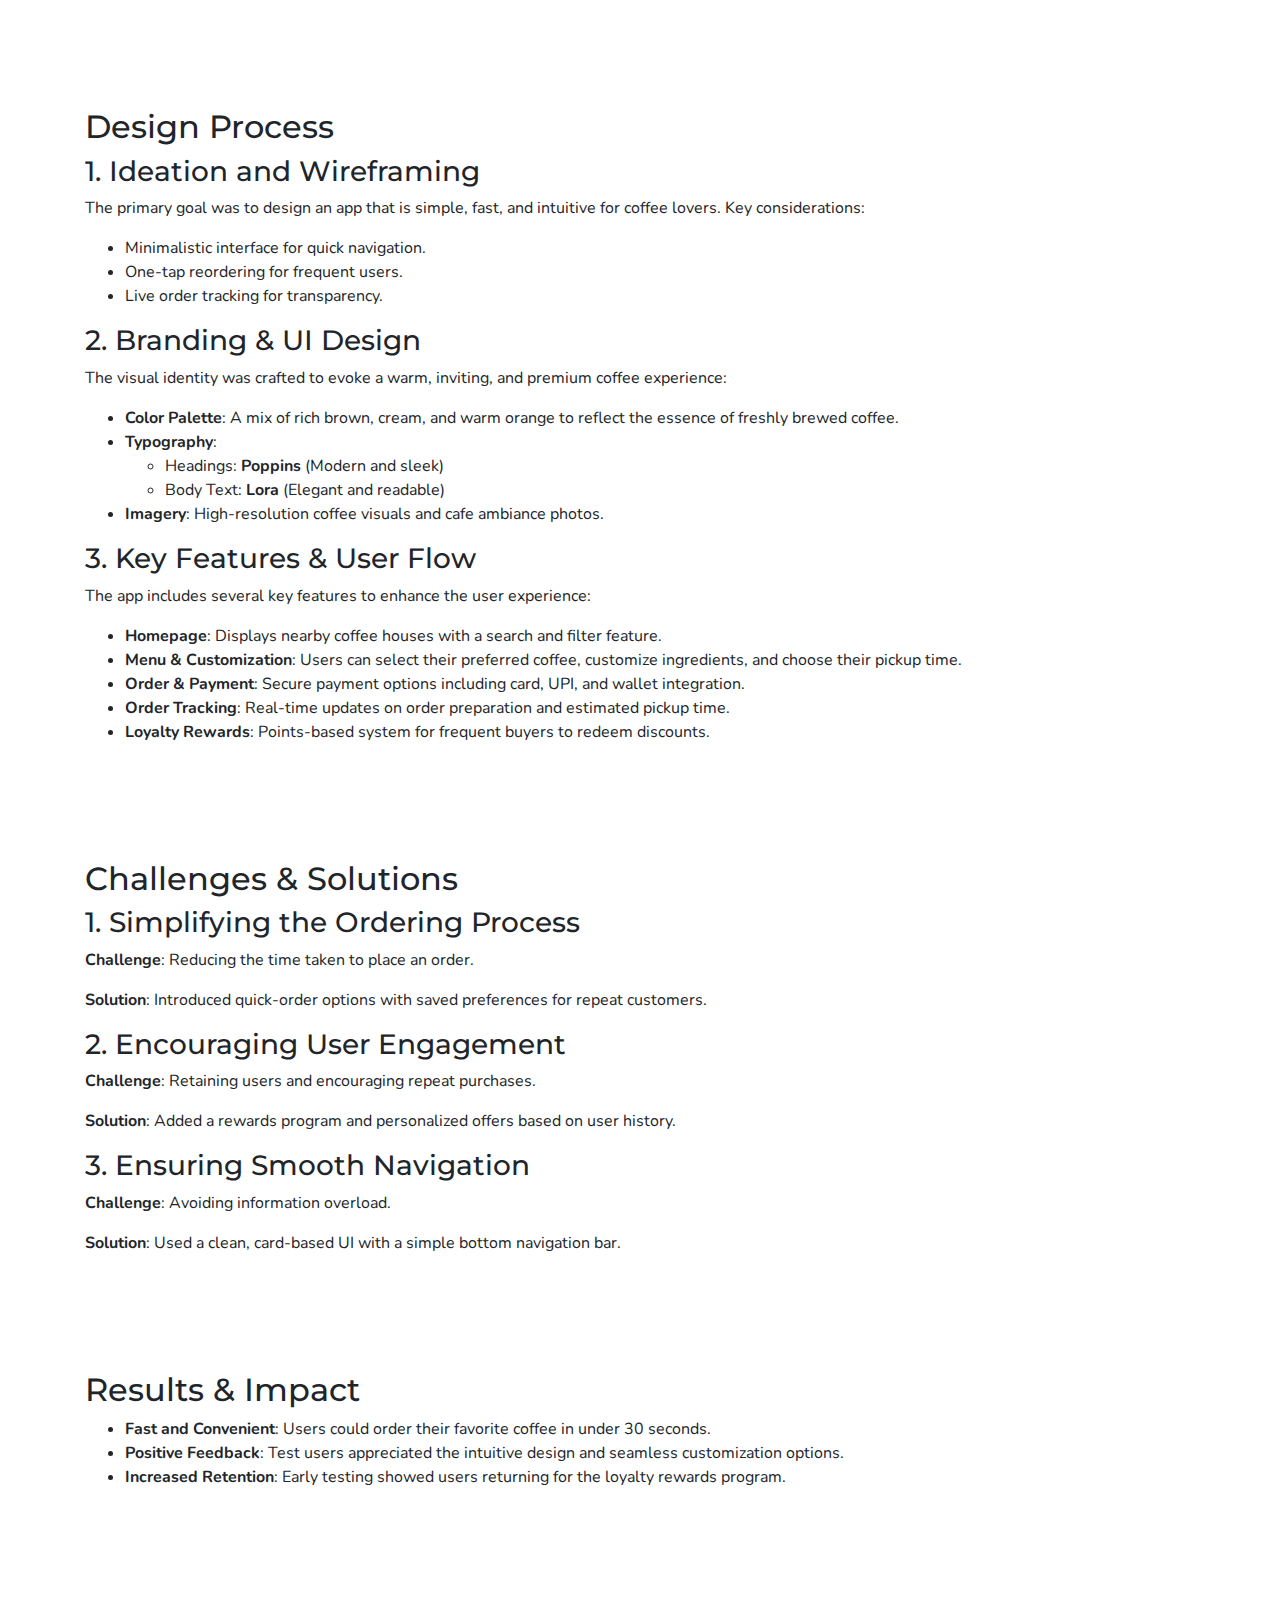
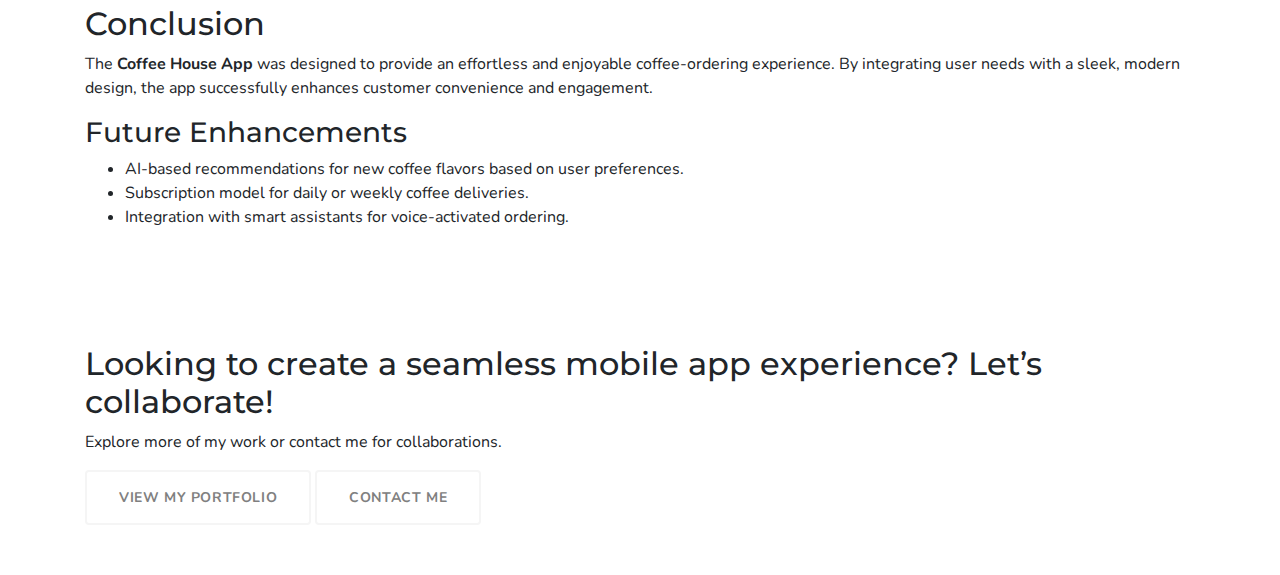
<file: case-study-coffee-house.html>
<!DOCTYPE html>
<html lang="en">
<head>
    <meta charset="UTF-8">
    <meta name="viewport" content="width=device-width, initial-scale=1">
    <title>Anjumis – Transforming Ideas into Stunning Designs</title>
    <meta name="description" content="Web and Graphic Designer Portfolio" />
    <meta name="keywords" content="" />
    <meta name="author" content="Anjumis Web and Graphic Designer Pune Portfolio" />

    <link rel="shortcut icon" href="images/anjumis.png">

    <!--Bootstrap Css-->
    <link rel="stylesheet" type="text/css" href="css/bootstrap.min.css" />

    <!-- Materialdesign icons Css -->
    <link href="css/materialdesignicons.min.css" rel="stylesheet">

    <!-- Mobirise icons Css -->
    <link href="css/mobiriseicons.css" rel="stylesheet"> 

    <!-- Magnific-popup -->
    <link rel="stylesheet" href="css/magnific-popup.css">

    <!-- Animate Css -->
    <link rel="stylesheet" href="css/animate.min.css">

    <!-- OWL SLIDER -->
    <link rel="stylesheet" href="css/owl.carousel.css" />
    <link rel="stylesheet" href="css/owl.theme.css" />
    <link rel="stylesheet" href="css/owl.transitions.css" />

    <!-- Custom style Css -->
    <link href="css/style.css" rel="stylesheet">
    <link href="css/color/default.css" rel="stylesheet" id="option-color">
   
</head>

<body>

    <!-- Include Navbar -->
    <div id="navbar-placeholder"></div>

    <div class="container" style="margin-top: 100px;">
        <!-- Project Title and Tagline -->
        <section class="section">
            <h1 class="section-title">Case Study: Designing Coffee House App</h1>
            <p class="section-subtitle">A comprehensive overhaul of an online store to enhance user engagement and sales.</p>
        </section>

        <!-- Row of Five Images -->
        <section class="section row-of-images">
            <div class="row">
                <div class="col-lg-2 col-md-4 col-sm-6 mb-4">
                    <img src="images/coffee/coffee-intro.png" alt="Coffee House App Introduction" class="img-fluid mx-auto d-block rounded">
                </div>
                <div class="col-lg-2 col-md-4 col-sm-6 mb-4">
                    <img src="images/coffee/coffee-lowfedility-prototype.png" alt="Coffee House Low-Fidelity Prototype" class="img-fluid mx-auto d-block rounded">
                </div>
                <div class="col-lg-2 col-md-4 col-sm-6 mb-4">
                    <img src="images/coffee/coffee-prototype.png" alt="Coffee House High-Fidelity Prototype" class="img-fluid mx-auto d-block rounded">
                </div>
                <div class="col-lg-2 col-md-4 col-sm-6 mb-4">
                    <img src="images/coffee/coffee-screens.png" alt="Coffee House App Screens" class="img-fluid mx-auto d-block rounded">
                </div>
                <div class="col-lg-2 col-md-4 col-sm-6 mb-4">
                    <img src="images/coffee/coffee-wireframe.png" alt="Coffee House Wireframe" class="img-fluid mx-auto d-block rounded">
                </div>
                <div class="col-lg-2 col-md-4 col-sm-6 mb-4">
                    <img src="images/coffee/coffee-before-after.png" alt="Coffee House Before and After" class="img-fluid mx-auto d-block rounded">
                </div>
            </div>
        </section>

        <!-- Introduction -->
        <section class="section">
            <h2 class="section-title">Introduction</h2>
            <p><strong>Coffee House</strong> is a mobile application concept designed to provide coffee lovers with a seamless way to order and pick up fresh-grounded coffee from their favorite local coffee shops. The project was developed as part of the Google UX Design Course on Coursera, with a focus on enhancing the customer experience through a user-friendly, efficient ordering process.</p>
            <!-- Add an image related to research -->
            <img src="images/coffee/coffee-prototype.png" alt="Research" class="img-fluid mx-auto d-block rounded mt-3" style="height: 300px;">
        </section>

        <!-- Research and Discovery -->
        <section class="section">
            <h2 class="section-title">Research and Discovery</h2>
            <p>To understand the needs of coffee consumers, thorough research was conducted:</p>
            <ul>
                <li><strong>User Interviews</strong>: Spoke to frequent coffee buyers, baristas, and coffee shop owners to identify pain points in the ordering process.</li>
                <li><strong>Competitive Analysis</strong>: Studied existing coffee ordering apps like Starbucks and Blue Bottle to pinpoint strengths and areas for improvement.</li>
            </ul>
            <h3>Key Insights:</h3>
            <ul>
                <li>Users prefer a quick, hassle-free ordering experience with minimal clicks.</li>
                <li>Customization options (e.g., milk choice, sugar level) are crucial.</li>
                <li>Order tracking and pickup time estimation enhance user convenience.</li>
            </ul>
        </section>

        <!-- Design Process -->
        <section class="section">
            <h2 class="section-title">Design Process</h2>
            <h3>1. Ideation and Wireframing</h3>
            <p>The primary goal was to design an app that is simple, fast, and intuitive for coffee lovers. Key considerations:</p>
            <ul>
                <li>Minimalistic interface for quick navigation.</li>
                <li>One-tap reordering for frequent users.</li>
                <li>Live order tracking for transparency.</li>
            </ul>
            <h3>2. Branding & UI Design</h3>
            <p>The visual identity was crafted to evoke a warm, inviting, and premium coffee experience:</p>
            <ul>
                <li><strong>Color Palette</strong>: A mix of rich brown, cream, and warm orange to reflect the essence of freshly brewed coffee.</li>
                <li><strong>Typography</strong>:
                    <ul>
                        <li>Headings: <strong>Poppins</strong> (Modern and sleek)</li>
                        <li>Body Text: <strong>Lora</strong> (Elegant and readable)</li>
                    </ul>
                </li>
                <li><strong>Imagery</strong>: High-resolution coffee visuals and cafe ambiance photos.</li>
            </ul>
            <h3>3. Key Features & User Flow</h3>
            <p>The app includes several key features to enhance the user experience:</p>
            <ul>
                <li><strong>Homepage</strong>: Displays nearby coffee houses with a search and filter feature.</li>
                <li><strong>Menu & Customization</strong>: Users can select their preferred coffee, customize ingredients, and choose their pickup time.</li>
                <li><strong>Order & Payment</strong>: Secure payment options including card, UPI, and wallet integration.</li>
                <li><strong>Order Tracking</strong>: Real-time updates on order preparation and estimated pickup time.</li>
                <li><strong>Loyalty Rewards</strong>: Points-based system for frequent buyers to redeem discounts.</li>
            </ul>
        </section>

        <!-- Challenges & Solutions -->
        <section class="section">
            <h2 class="section-title">Challenges & Solutions</h2>
            <h3>1. Simplifying the Ordering Process</h3>
            <p><strong>Challenge</strong>: Reducing the time taken to place an order.</p>
            <p><strong>Solution</strong>: Introduced quick-order options with saved preferences for repeat customers.</p>
            <h3>2. Encouraging User Engagement</h3>
            <p><strong>Challenge</strong>: Retaining users and encouraging repeat purchases.</p>
            <p><strong>Solution</strong>: Added a rewards program and personalized offers based on user history.</p>
            <h3>3. Ensuring Smooth Navigation</h3>
            <p><strong>Challenge</strong>: Avoiding information overload.</p>
            <p><strong>Solution</strong>: Used a clean, card-based UI with a simple bottom navigation bar.</p>
        </section>

        <!-- Results & Impact -->
        <section class="section">
            <h2 class="section-title">Results & Impact</h2>
            <ul>
                <li><strong>Fast and Convenient</strong>: Users could order their favorite coffee in under 30 seconds.</li>
                <li><strong>Positive Feedback</strong>: Test users appreciated the intuitive design and seamless customization options.</li>
                <li><strong>Increased Retention</strong>: Early testing showed users returning for the loyalty rewards program.</li>
            </ul>
        </section>

        <!-- Conclusion -->
        <section class="section">
            <h2 class="section-title">Conclusion</h2>
            <p>The <strong>Coffee House App</strong> was designed to provide an effortless and enjoyable coffee-ordering experience. By integrating user needs with a sleek, modern design, the app successfully enhances customer convenience and engagement.</p>
            <h3>Future Enhancements</h3>
            <ul>
                <li>AI-based recommendations for new coffee flavors based on user preferences.</li>
                <li>Subscription model for daily or weekly coffee deliveries.</li>
                <li>Integration with smart assistants for voice-activated ordering.</li>
            </ul>
        </section>

        <!-- Call-to-Action (CTA) -->
        <section class="section cta">
            <h2 class="section-title">Looking to create a seamless mobile app experience? Let’s collaborate!</h2>
            <p>Explore more of my work or contact me for collaborations.</p>
            <a href="portfolio.html" class="btn btn-outline-custom">View My Portfolio</a>
            <a href="mailto:your-email@example.com" class="btn btn-outline-custom">Contact Me</a>
        </section>
    </div>

    <!-- JAVASCRIPTS -->
    <script src="js/jquery.min.js"></script>
    <script src="js/popper.min.js"></script>
    <script src="js/bootstrap.min.js"></script>
    <!--EASING JS-->
    <script src="js/jquery.easing.min.js"></script>
    <script src="js/scrollspy.min.js"></script>
    <!--PORTFOLIO FILTER JS-->
    <script src="js/isotope.js"></script>
    <!-- Magnific Popup Js -->
    <script src="js/jquery.magnific-popup.min.js"></script>
    <!-- TYPED -->
    <script src="js/typed.js"></script>
    <!-- OWL CAROUSEL -->
    <script src="js/owl.carousel.min.js"></script>
    <!-- switcher js -->
    <script src="js/switcher.js"></script>
    <!--CUSTOM JS-->
    <script src="js/custom.js"></script>
<!--Navbar heading loader-->
<script src="js/navbar.js"></script>
</body>
</html>
</file>
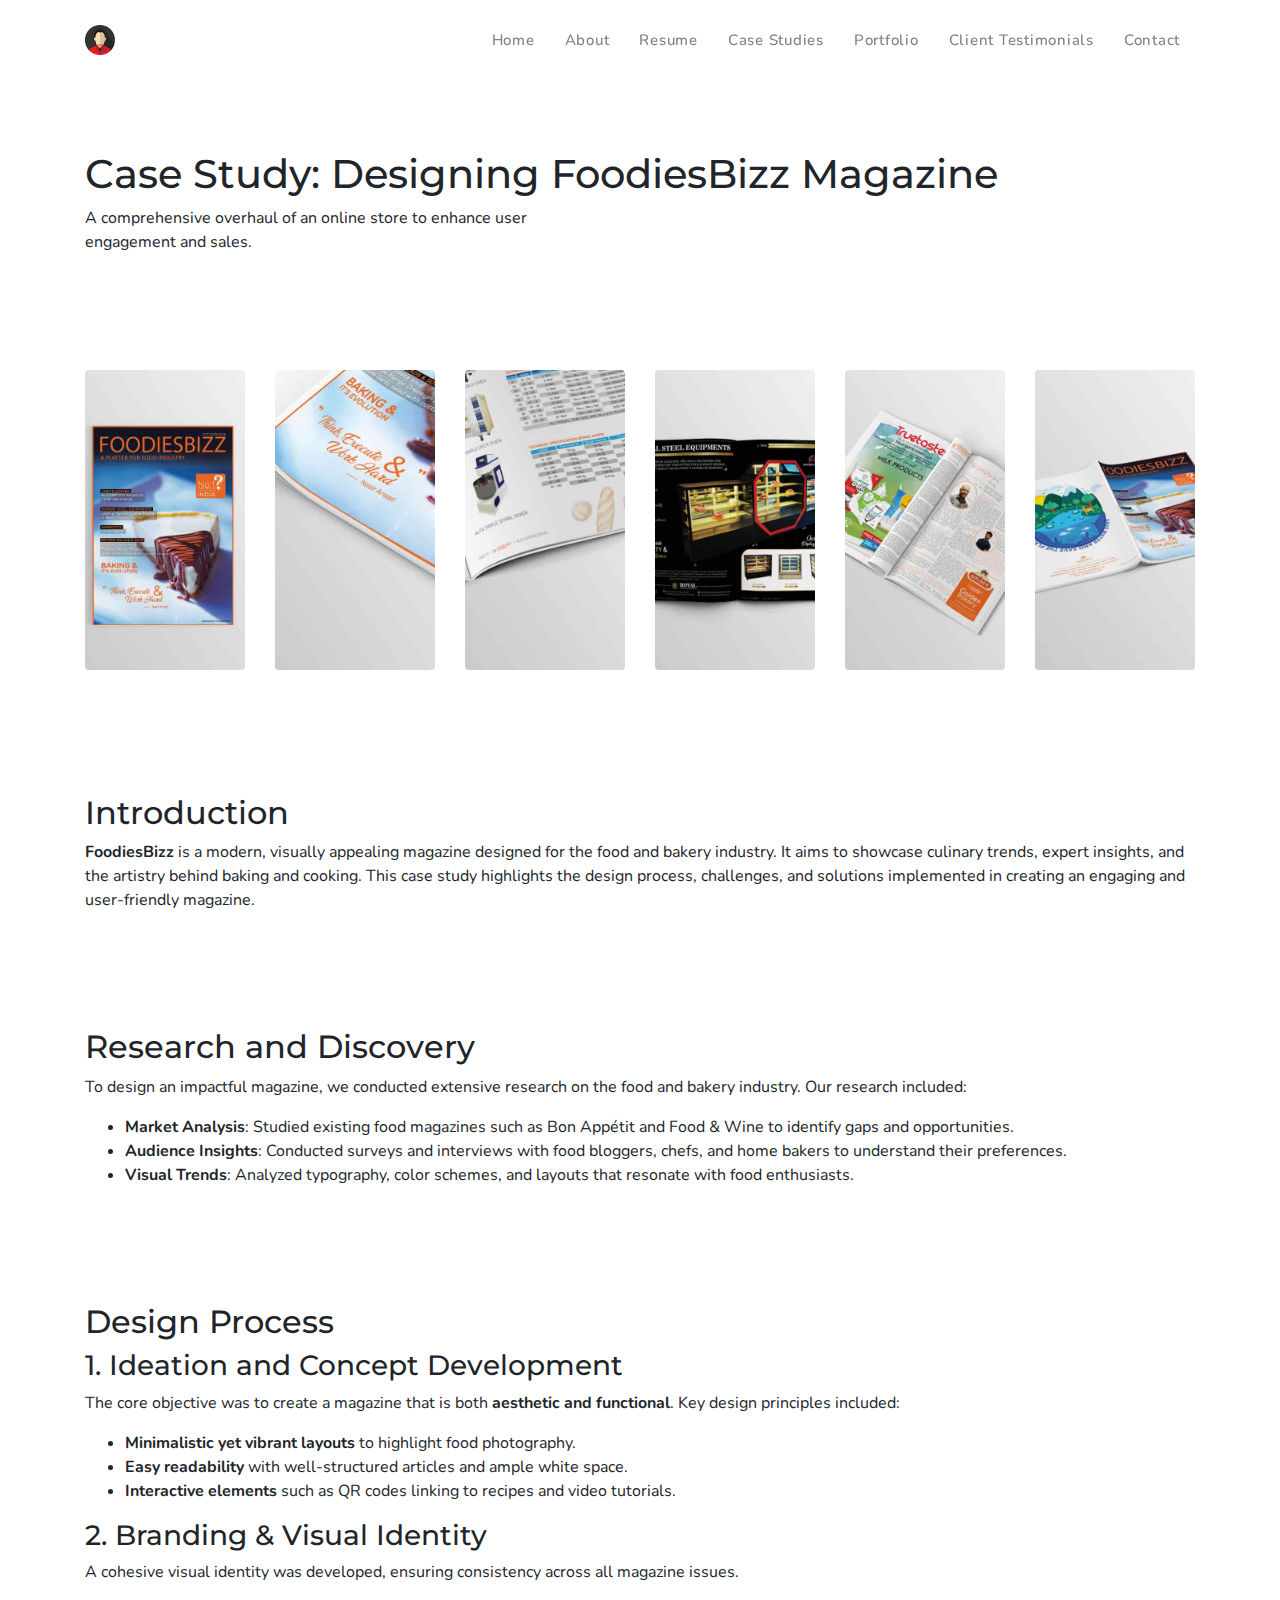
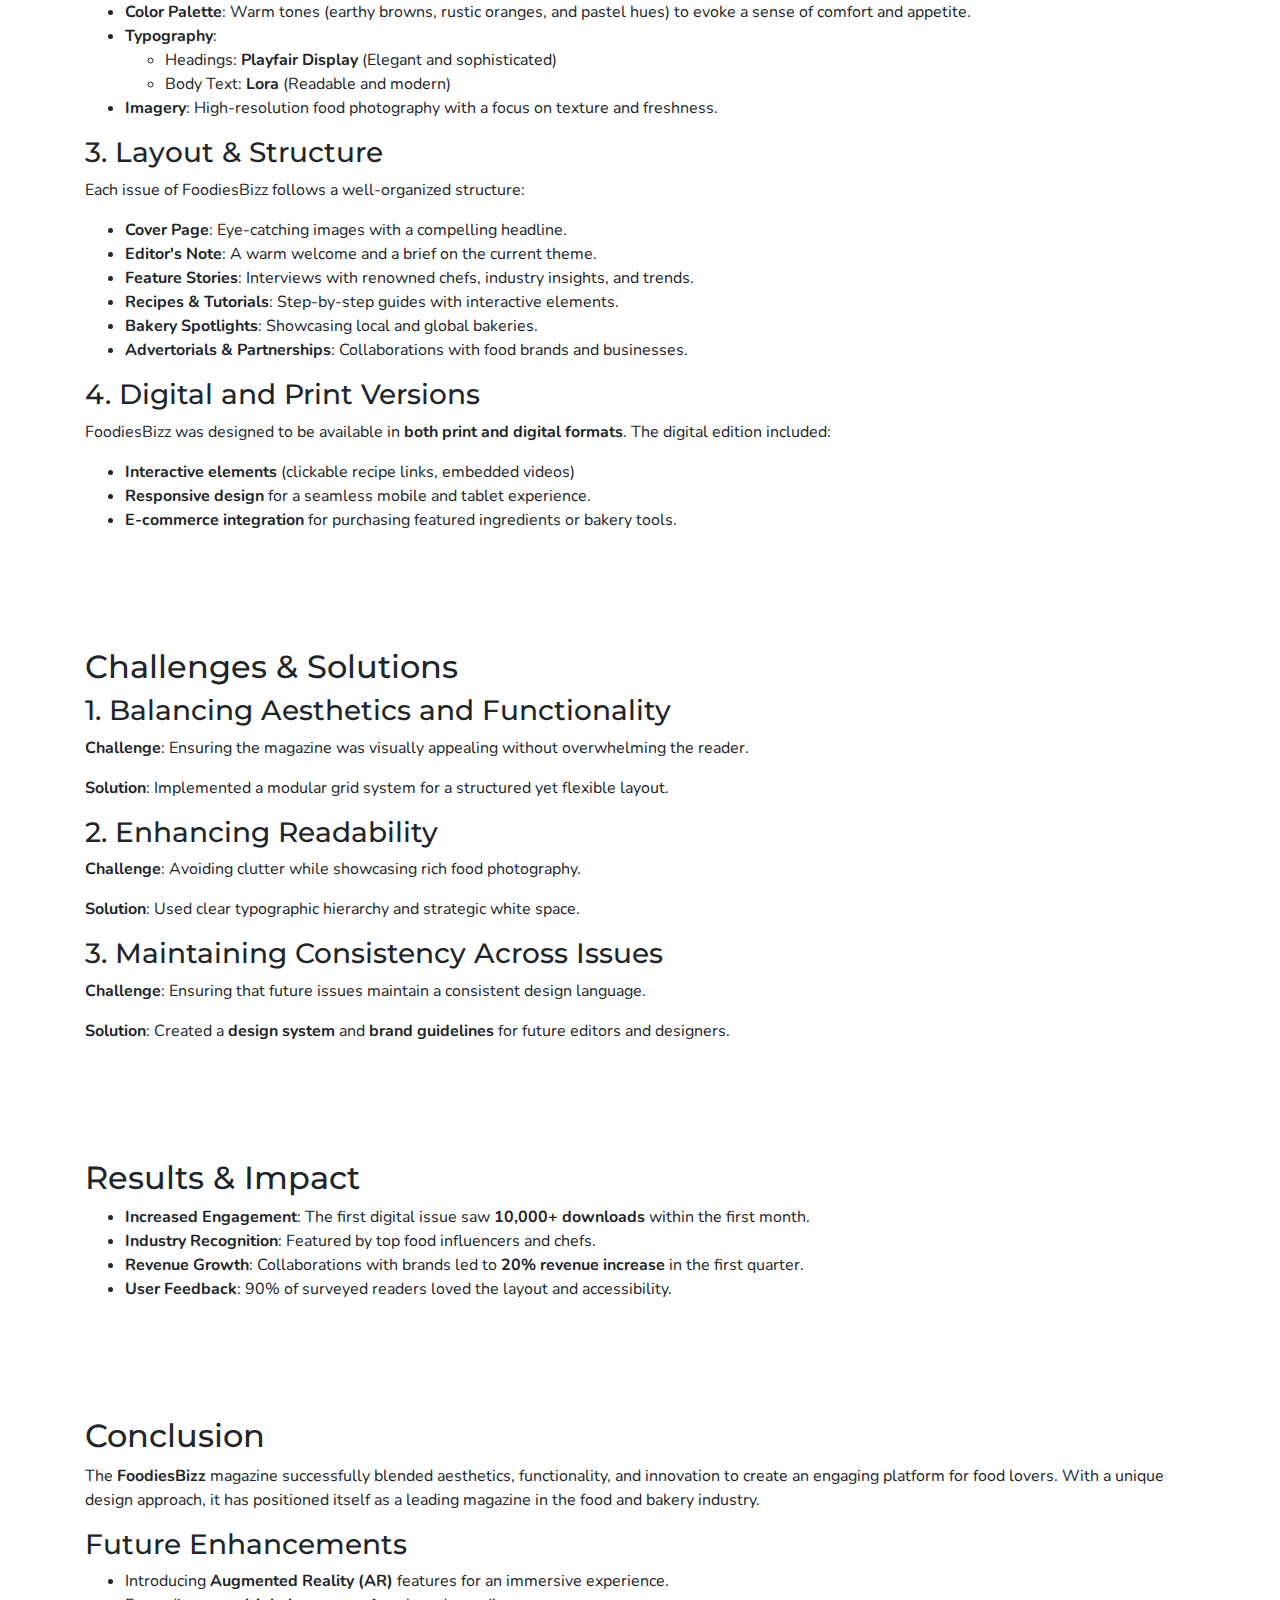
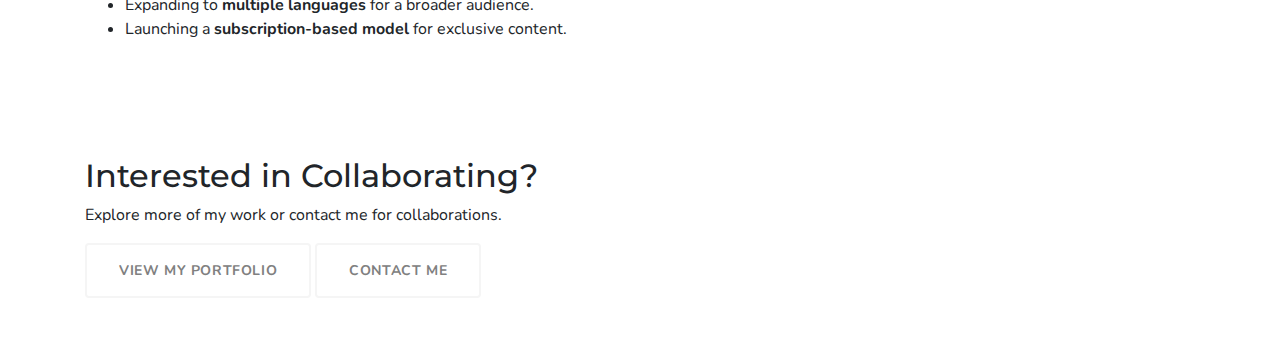
<file: case-study-foodiesbizz-magazine.html>
<!DOCTYPE html>
<html lang="en">
<head>
    <meta charset="UTF-8">
    <meta name="viewport" content="width=device-width, initial-scale=1">
    <title>Anjumis – Transforming Ideas into Stunning Designs</title>
    <meta name="description" content="Web and Graphic Designer Portfolio" />
    <meta name="keywords" content="" />
    <meta name="author" content="Anjumis Web and Graphic Designer Pune Portfolio" />

    <link rel="shortcut icon" href="images/anjumis.png">

    <!--Bootstrap Css-->
    <link rel="stylesheet" type="text/css" href="css/bootstrap.min.css" />

    <!-- Materialdesign icons Css -->
    <link href="css/materialdesignicons.min.css" rel="stylesheet">

    <!-- Mobirise icons Css -->
    <link href="css/mobiriseicons.css" rel="stylesheet"> 

    <!-- Magnific-popup -->
    <link rel="stylesheet" href="css/magnific-popup.css">

    <!-- Animate Css -->
    <link rel="stylesheet" href="css/animate.min.css">

    <!-- OWL SLIDER -->
    <link rel="stylesheet" href="css/owl.carousel.css" />
    <link rel="stylesheet" href="css/owl.theme.css" />
    <link rel="stylesheet" href="css/owl.transitions.css" />

    <!-- Custom style Css -->
    <link href="css/style.css" rel="stylesheet">
    <link href="css/color/default.css" rel="stylesheet" id="option-color">
   
</head>

<body>

    <!-- Include Navbar -->
    <div id="navbar-placeholder"></div>

    <div class="container" style="margin-top: 100px;">
        
             
        <!-- Project Title and Tagline -->
        <section class="section">
            <h1 class="section-title">Case Study: Designing FoodiesBizz Magazine</h1>
            <p class="section-subtitle">A comprehensive overhaul of an online store to enhance user engagement and sales.</p>
        </section>

        <!-- Row of Five Images -->
        <section class="section row-of-images">
            <div class="row">
                <div class="col-lg-2 col-md-4 col-sm-6 mb-4">
                    <img src="images/magazine/foodiesbizz-magazine-cover.jpg" alt="FoodiesBizz Magazine 1" class="img-fluid mx-auto d-block rounded">
                </div>
                <div class="col-lg-2 col-md-4 col-sm-6 mb-4">
                    <img src="images/magazine/foodiesbizz-magazine-cover-closeup.jpg" alt="FoodiesBizz Magazine 2" class="img-fluid mx-auto d-block rounded">
                </div>
                <div class="col-lg-2 col-md-4 col-sm-6 mb-4">
                    <img src="images/magazine/foodiesbizz-magazine-inside.jpg" alt="FoodiesBizz Magazine 3" class="img-fluid mx-auto d-block rounded">
                </div>
                <div class="col-lg-2 col-md-4 col-sm-6 mb-4">
                    <img src="images/magazine/foodiesbizz-magazine-page2.jpg" alt="FoodiesBizz Magazine 4" class="img-fluid mx-auto d-block rounded">
                </div>
                <div class="col-lg-2 col-md-4 col-sm-6 mb-4">
                    <img src="images/magazine/foodiesbizz-magazine-interview.jpg" alt="FoodiesBizz Magazine 5" class="img-fluid mx-auto d-block rounded">
                </div>
                <div class="col-lg-2 col-md-4 col-sm-6 mb-4">
                    <img src="images/magazine/foodiesbizz-magazine-back-cover.jpg" alt="FoodiesBizz Magazine 5" class="img-fluid mx-auto d-block rounded">
                </div>
            </div>
        </section>

        <!-- Introduction -->
        <section class="section">
            <h2 class="section-title">Introduction</h2>
            <p><strong>FoodiesBizz</strong> is a modern, visually appealing magazine designed for the food and bakery industry. It aims to showcase culinary trends, expert insights, and the artistry behind baking and cooking. This case study highlights the design process, challenges, and solutions implemented in creating an engaging and user-friendly magazine.</p>
        </section>

        <!-- Research and Discovery -->
        <section class="section">
            <h2 class="section-title">Research and Discovery</h2>
            <p>To design an impactful magazine, we conducted extensive research on the food and bakery industry. Our research included:</p>
            <ul>
                <li><strong>Market Analysis</strong>: Studied existing food magazines such as Bon Appétit and Food & Wine to identify gaps and opportunities.</li>
                <li><strong>Audience Insights</strong>: Conducted surveys and interviews with food bloggers, chefs, and home bakers to understand their preferences.</li>
                <li><strong>Visual Trends</strong>: Analyzed typography, color schemes, and layouts that resonate with food enthusiasts.</li>
            </ul>
            
        </section>

        <!-- Design Process -->
        <section class="section">
            <h2 class="section-title">Design Process</h2>
            <h3>1. Ideation and Concept Development</h3>
            <p>The core objective was to create a magazine that is both <strong>aesthetic and functional</strong>. Key design principles included:</p>
            <ul>
                <li><strong>Minimalistic yet vibrant layouts</strong> to highlight food photography.</li>
                <li><strong>Easy readability</strong> with well-structured articles and ample white space.</li>
                <li><strong>Interactive elements</strong> such as QR codes linking to recipes and video tutorials.</li>
            </ul>
            
            <h3>2. Branding & Visual Identity</h3>
            <p>A cohesive visual identity was developed, ensuring consistency across all magazine issues.</p>
            <ul>
                <li><strong>Color Palette</strong>: Warm tones (earthy browns, rustic oranges, and pastel hues) to evoke a sense of comfort and appetite.</li>
                <li><strong>Typography</strong>:
                    <ul>
                        <li>Headings: <strong>Playfair Display</strong> (Elegant and sophisticated)</li>
                        <li>Body Text: <strong>Lora</strong> (Readable and modern)</li>
                    </ul>
                </li>
                <li><strong>Imagery</strong>: High-resolution food photography with a focus on texture and freshness.</li>
            </ul>
            
            <h3>3. Layout & Structure</h3>
            <p>Each issue of FoodiesBizz follows a well-organized structure:</p>
            <ul>
                <li><strong>Cover Page</strong>: Eye-catching images with a compelling headline.</li>
                <li><strong>Editor's Note</strong>: A warm welcome and a brief on the current theme.</li>
                <li><strong>Feature Stories</strong>: Interviews with renowned chefs, industry insights, and trends.</li>
                <li><strong>Recipes & Tutorials</strong>: Step-by-step guides with interactive elements.</li>
                <li><strong>Bakery Spotlights</strong>: Showcasing local and global bakeries.</li>
                <li><strong>Advertorials & Partnerships</strong>: Collaborations with food brands and businesses.</li>
            </ul>
            
            <h3>4. Digital and Print Versions</h3>
            <p>FoodiesBizz was designed to be available in <strong>both print and digital formats</strong>. The digital edition included:</p>
            <ul>
                <li><strong>Interactive elements</strong> (clickable recipe links, embedded videos)</li>
                <li><strong>Responsive design</strong> for a seamless mobile and tablet experience.</li>
                <li><strong>E-commerce integration</strong> for purchasing featured ingredients or bakery tools.</li>
            </ul>
            
        </section>

        <!-- Challenges and Solutions -->
        <section class="section">
            <h2 class="section-title">Challenges & Solutions</h2>
            <h3>1. Balancing Aesthetics and Functionality</h3>
            <p><strong>Challenge</strong>: Ensuring the magazine was visually appealing without overwhelming the reader.</p>
            <p><strong>Solution</strong>: Implemented a modular grid system for a structured yet flexible layout.</p>
            <h3>2. Enhancing Readability</h3>
            <p><strong>Challenge</strong>: Avoiding clutter while showcasing rich food photography.</p>
            <p><strong>Solution</strong>: Used clear typographic hierarchy and strategic white space.</p>
            <h3>3. Maintaining Consistency Across Issues</h3>
            <p><strong>Challenge</strong>: Ensuring that future issues maintain a consistent design language.</p>
            <p><strong>Solution</strong>: Created a <strong>design system</strong> and <strong>brand guidelines</strong> for future editors and designers.</p>
        </section>

        <!-- Results and Impact -->
        <section class="section">
            <h2 class="section-title">Results & Impact</h2>
            <ul>
                <li><strong>Increased Engagement</strong>: The first digital issue saw <strong>10,000+ downloads</strong> within the first month.</li>
                <li><strong>Industry Recognition</strong>: Featured by top food influencers and chefs.</li>
                <li><strong>Revenue Growth</strong>: Collaborations with brands led to <strong>20% revenue increase</strong> in the first quarter.</li>
                <li><strong>User Feedback</strong>: 90% of surveyed readers loved the layout and accessibility.</li>
            </ul>
            
        </section>

        <!-- Conclusion -->
        <section class="section">
            <h2 class="section-title">Conclusion</h2>
            <p>The <strong>FoodiesBizz</strong> magazine successfully blended aesthetics, functionality, and innovation to create an engaging platform for food lovers. With a unique design approach, it has positioned itself as a leading magazine in the food and bakery industry.</p>
            <h3>Future Enhancements</h3>
            <ul>
                <li>Introducing <strong>Augmented Reality (AR)</strong> features for an immersive experience.</li>
                <li>Expanding to <strong>multiple languages</strong> for a broader audience.</li>
                <li>Launching a <strong>subscription-based model</strong> for exclusive content.</li>
            </ul>
        </section>

        <!-- Call-to-Action (CTA) -->
        <section class="section cta">
            <h2 class="section-title">Interested in Collaborating?</h2>
            <p>Explore more of my work or contact me for collaborations.</p>
            <a href="portfolio.html" class="btn btn-outline-custom">View My Portfolio</a>
            <a href="mailto:your-email@example.com" class="btn btn-outline-custom">Contact Me</a>
        </section>
    </div>

    <!-- JAVASCRIPTS -->
    <script src="js/jquery.min.js"></script>
    <script src="js/popper.min.js"></script>
    <script src="js/bootstrap.min.js"></script>
    <!--EASING JS-->
    <script src="js/jquery.easing.min.js"></script>
    <script src="js/scrollspy.min.js"></script>
    <!--PORTFOLIO FILTER JS-->
    <script src="js/isotope.js"></script>
    <!-- Magnific Popup Js -->
    <script src="js/jquery.magnific-popup.min.js"></script>
    <!-- TYPED -->
    <script src="js/typed.js"></script>
    <!-- OWL CAROUSEL -->
    <script src="js/owl.carousel.min.js"></script>
    <!-- switcher js -->
    <script src="js/switcher.js"></script>
    <!--CUSTOM JS-->
    <script src="js/custom.js"></script>
    <!--Navbar heading loader-->
    <script src="js/navbar.js"></script>

</body>
</html>
</file>
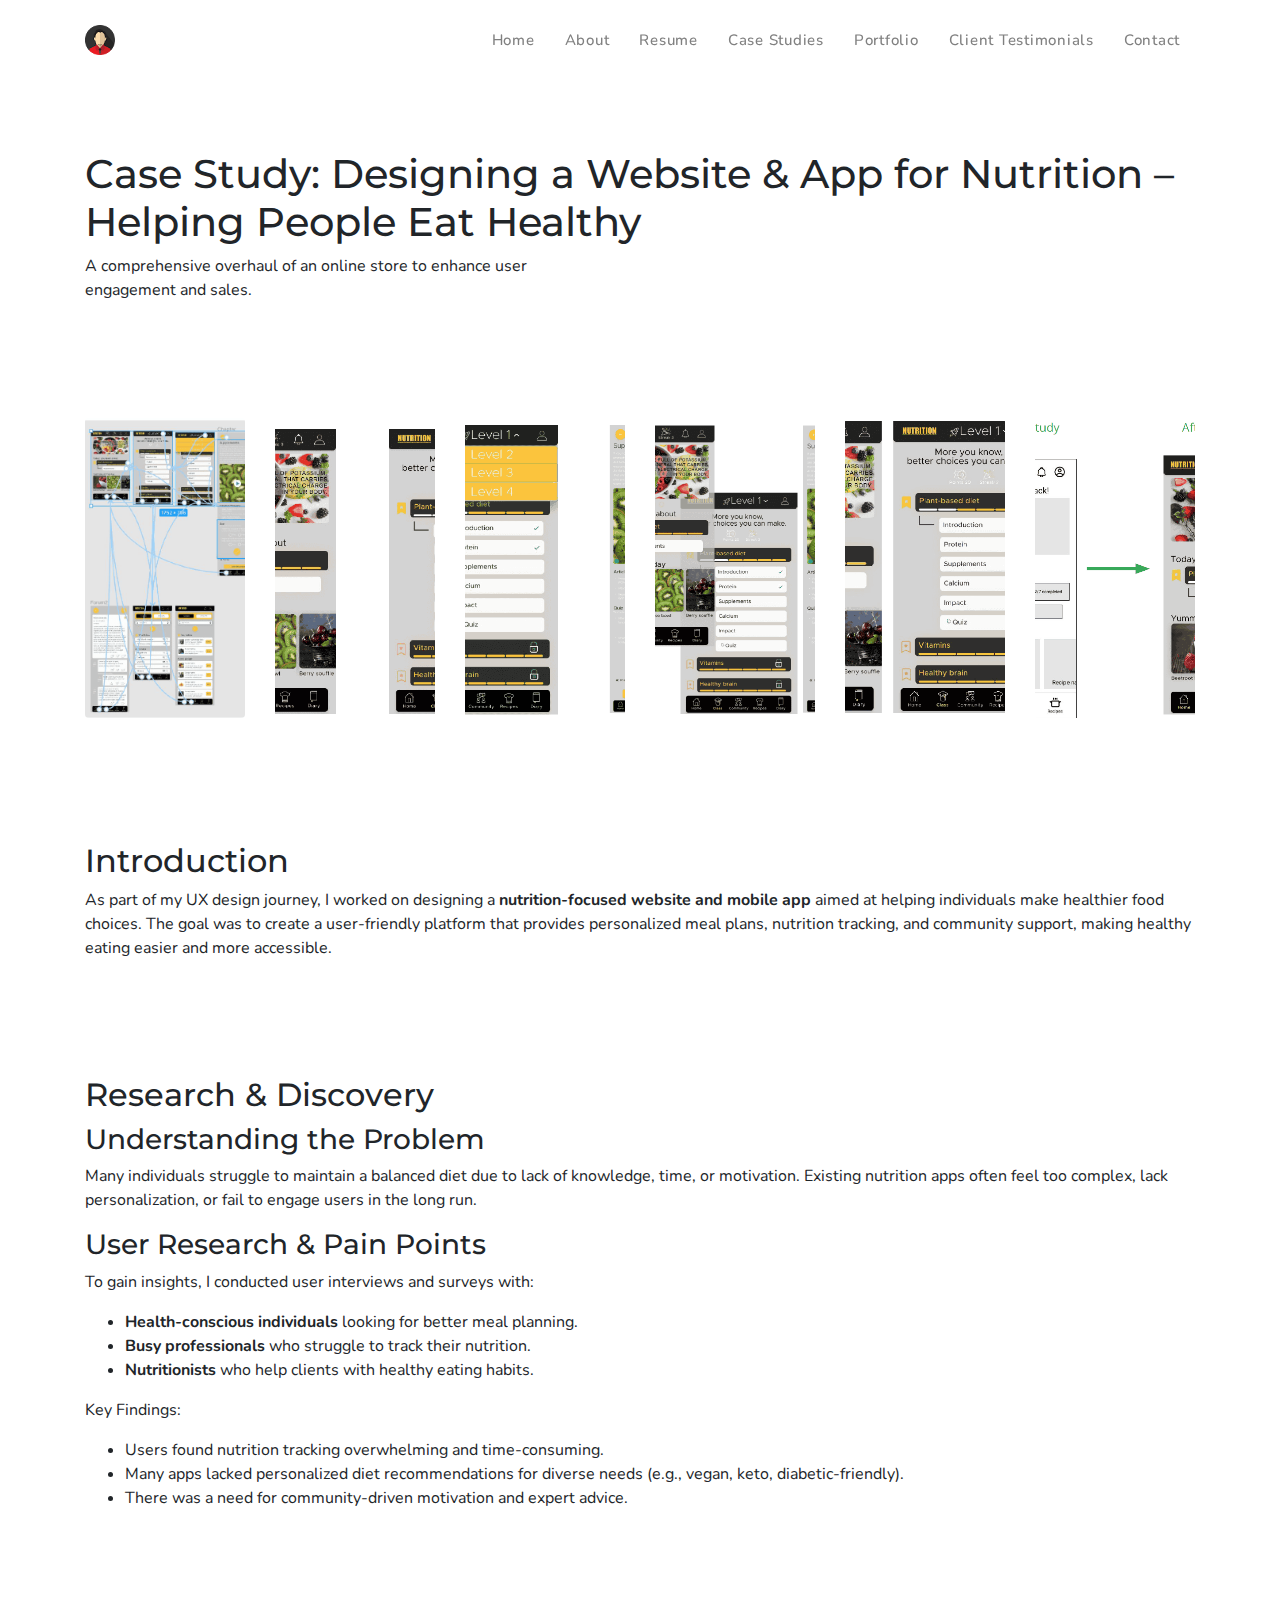
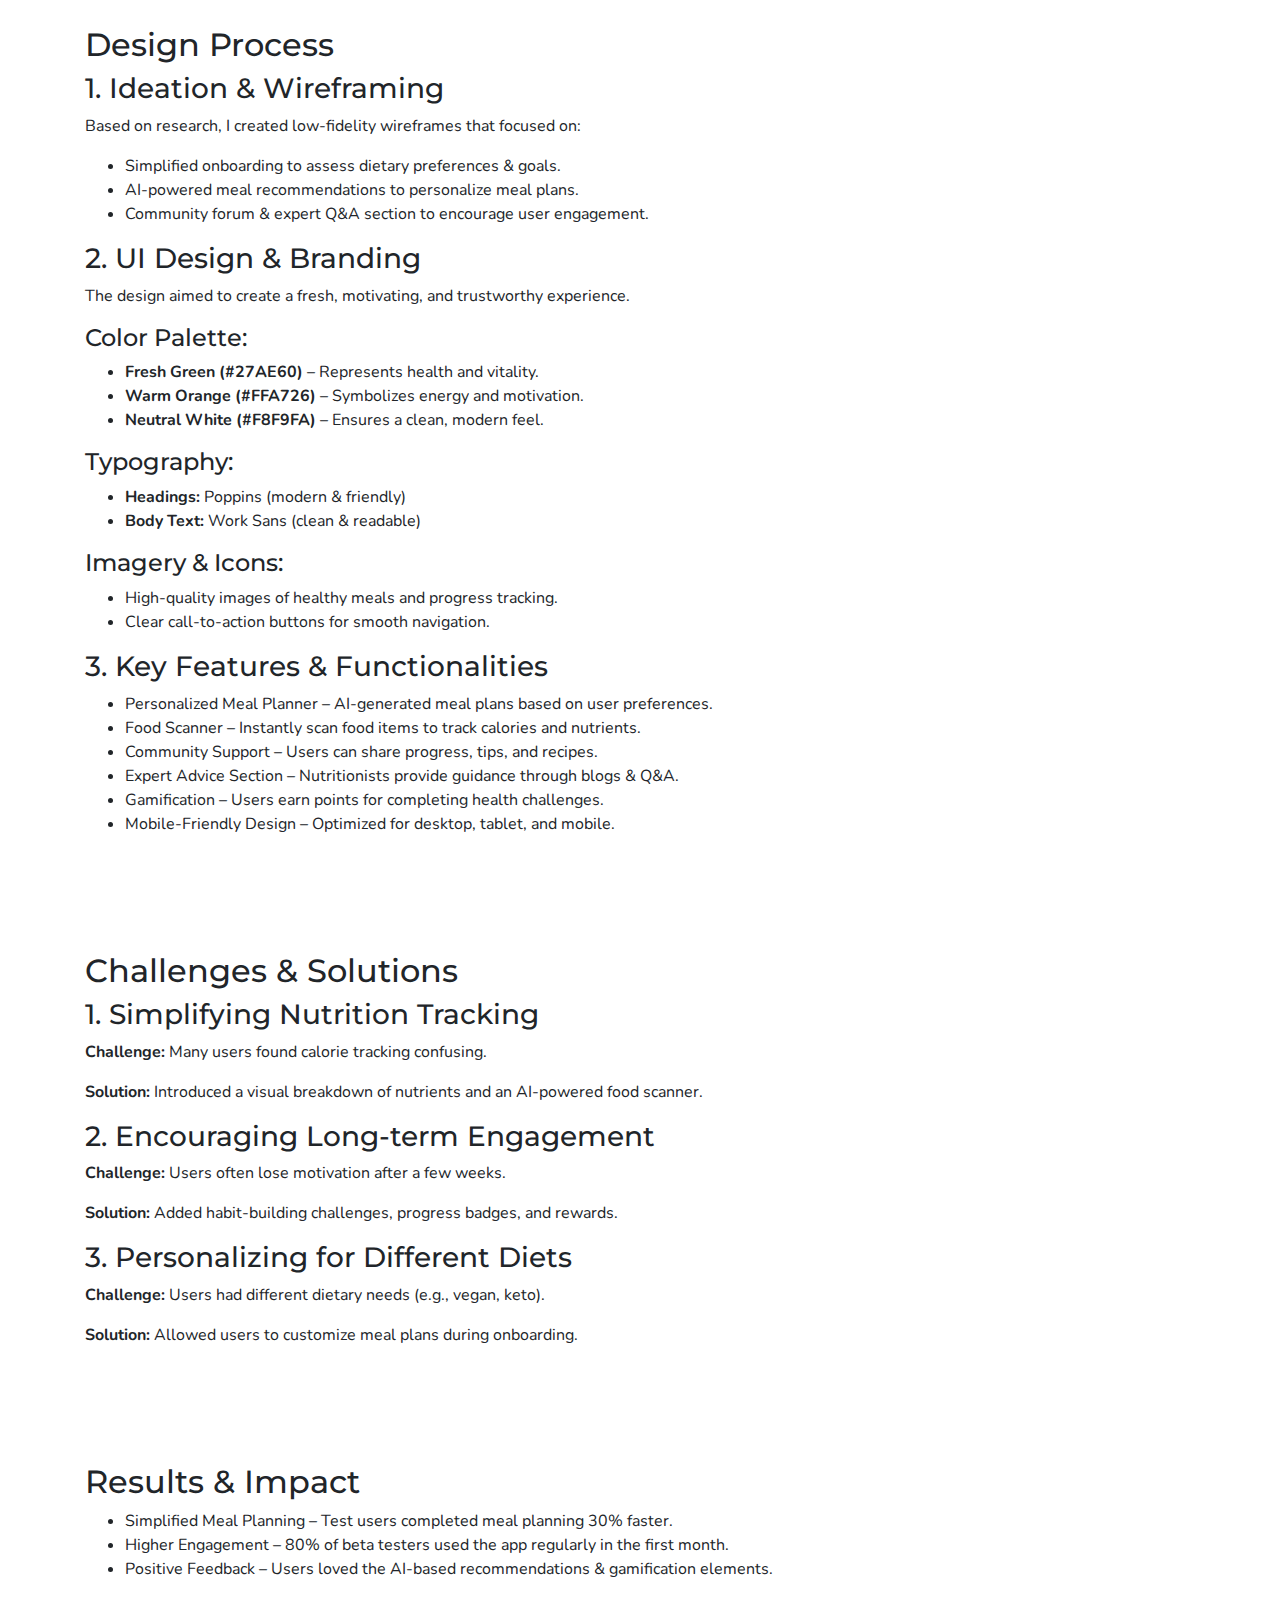
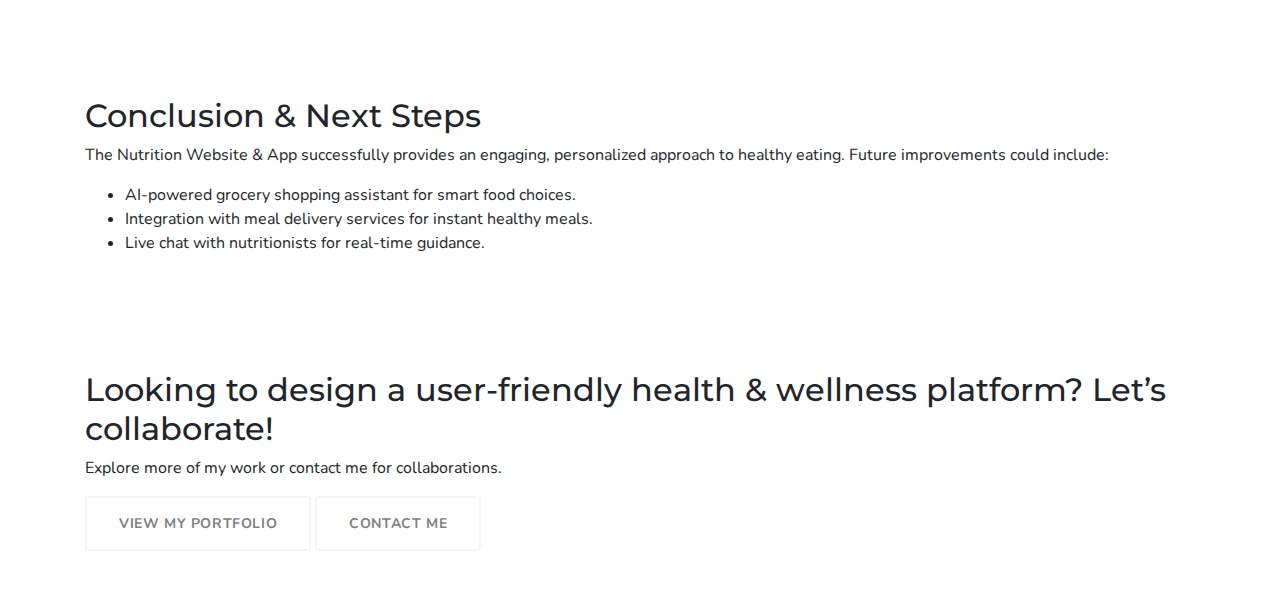
<file: case-study-social-good.html>
<!DOCTYPE html>
<html lang="en">
<head>
    <meta charset="UTF-8">
    <meta name="viewport" content="width=device-width, initial-scale=1">
    <title>Anjumis – Transforming Ideas into Stunning Designs</title>
    <meta name="description" content="Web and Graphic Designer Portfolio" />
    <meta name="keywords" content="" />
    <meta name="author" content="Anjumis Web and Graphic Designer Pune Portfolio" />

    <link rel="shortcut icon" href="images/anjumis.png">

    <!--Bootstrap Css-->
    <link rel="stylesheet" type="text/css" href="css/bootstrap.min.css" />

    <!-- Materialdesign icons Css -->
    <link href="css/materialdesignicons.min.css" rel="stylesheet">

    <!-- Mobirise icons Css -->
    <link href="css/mobiriseicons.css" rel="stylesheet"> 

    <!-- Magnific-popup -->
    <link rel="stylesheet" href="css/magnific-popup.css">

    <!-- Animate Css -->
    <link rel="stylesheet" href="css/animate.min.css">

    <!-- OWL SLIDER -->
    <link rel="stylesheet" href="css/owl.carousel.css" />
    <link rel="stylesheet" href="css/owl.theme.css" />
    <link rel="stylesheet" href="css/owl.transitions.css" />

    <!-- Custom style Css -->
    <link href="css/style.css" rel="stylesheet">
    <link href="css/color/default.css" rel="stylesheet" id="option-color">
   
</head>

<body>

    <!-- Include Navbar -->
    <div id="navbar-placeholder"></div>

    <div class="container" style="margin-top: 100px;">
        <!-- Project Title and Tagline -->
        <section class="section">
            <h1 class="section-title">Case Study: Designing a Website & App for Nutrition – Helping People Eat Healthy</h1>
            <p class="section-subtitle">A comprehensive overhaul of an online store to enhance user engagement and sales.</p>
        </section>

        
        <!-- Row of Five Images -->
<section class="section row-of-images">
    <div class="row">
        <div class="col-lg-2 col-md-4 col-sm-6 mb-4">
            <img src="images/social-good/social-good-prototype.png" alt="Social Good Prototype" class="img-fluid mx-auto d-block rounded">
        </div>
        <div class="col-lg-2 col-md-4 col-sm-6 mb-4">
            <img src="images/social-good/social-good-screen1.png" alt="Social Good Screen 1" class="img-fluid mx-auto d-block rounded">
        </div>
        <div class="col-lg-2 col-md-4 col-sm-6 mb-4">
            <img src="images/social-good/social-good-2.png" alt="Social Good Screen 2" class="img-fluid mx-auto d-block rounded">
        </div>
        <div class="col-lg-2 col-md-4 col-sm-6 mb-4">
            <img src="images/social-good/social-good-mobile.png" alt="Social Good Mobile View" class="img-fluid mx-auto d-block rounded">
        </div>
        <div class="col-lg-2 col-md-4 col-sm-6 mb-4">
            <img src="images/social-good/social-good-screen.png" alt="Social Good Screen" class="img-fluid mx-auto d-block rounded">
        </div>
        <div class="col-lg-2 col-md-4 col-sm-6 mb-4">
            <img src="images/social-good/social-good-wireframe.png" alt="Social Good Wireframe" class="img-fluid mx-auto d-block rounded">
        </div>
    </div>
</section>

        <!-- Introduction -->
        <section class="section">
            <h2 class="section-title">Introduction</h2>
            <p>As part of my UX design journey, I worked on designing a <strong>nutrition-focused website and mobile app</strong> aimed at helping individuals make healthier food choices. The goal was to create a user-friendly platform that provides personalized meal plans, nutrition tracking, and community support, making healthy eating easier and more accessible.</p>
        </section>

        <!-- Research & Discovery -->
        <section class="section">
            <h2 class="section-title">Research & Discovery</h2>
            <h3>Understanding the Problem</h3>
            <p>Many individuals struggle to maintain a balanced diet due to lack of knowledge, time, or motivation. Existing nutrition apps often feel too complex, lack personalization, or fail to engage users in the long run.</p>
            <h3>User Research & Pain Points</h3>
            <p>To gain insights, I conducted user interviews and surveys with:</p>
            <ul>
                <li><strong>Health-conscious individuals</strong> looking for better meal planning.</li>
                <li><strong>Busy professionals</strong> who struggle to track their nutrition.</li>
                <li><strong>Nutritionists</strong> who help clients with healthy eating habits.</li>
            </ul>
            <p>Key Findings:</p>
            <ul>
                <li>Users found nutrition tracking overwhelming and time-consuming.</li>
                <li>Many apps lacked personalized diet recommendations for diverse needs (e.g., vegan, keto, diabetic-friendly).</li>
                <li>There was a need for community-driven motivation and expert advice.</li>
            </ul>
        </section>

        <!-- Design Process -->
        <section class="section">
            <h2 class="section-title">Design Process</h2>
            <h3>1. Ideation & Wireframing</h3>
            <p>Based on research, I created low-fidelity wireframes that focused on:</p>
            <ul>
                <li>Simplified onboarding to assess dietary preferences & goals.</li>
                <li>AI-powered meal recommendations to personalize meal plans.</li>
                <li>Community forum & expert Q&A section to encourage user engagement.</li>
            </ul>
            <h3>2. UI Design & Branding</h3>
            <p>The design aimed to create a fresh, motivating, and trustworthy experience.</p>
            <h4>Color Palette:</h4>
            <ul>
                <li><strong>Fresh Green (#27AE60)</strong> – Represents health and vitality.</li>
                <li><strong>Warm Orange (#FFA726)</strong> – Symbolizes energy and motivation.</li>
                <li><strong>Neutral White (#F8F9FA)</strong> – Ensures a clean, modern feel.</li>
            </ul>
            <h4>Typography:</h4>
            <ul>
                <li><strong>Headings:</strong> Poppins (modern & friendly)</li>
                <li><strong>Body Text:</strong> Work Sans (clean & readable)</li>
            </ul>
            <h4>Imagery & Icons:</h4>
            <ul>
                <li>High-quality images of healthy meals and progress tracking.</li>
                <li>Clear call-to-action buttons for smooth navigation.</li>
            </ul>
            <h3>3. Key Features & Functionalities</h3>
            <ul>
                <li>Personalized Meal Planner – AI-generated meal plans based on user preferences.</li>
                <li>Food Scanner – Instantly scan food items to track calories and nutrients.</li>
                <li>Community Support – Users can share progress, tips, and recipes.</li>
                <li>Expert Advice Section – Nutritionists provide guidance through blogs & Q&A.</li>
                <li>Gamification – Users earn points for completing health challenges.</li>
                <li>Mobile-Friendly Design – Optimized for desktop, tablet, and mobile.</li>
            </ul>
        </section>

        <!-- Challenges & Solutions -->
        <section class="section">
            <h2 class="section-title">Challenges & Solutions</h2>
            <h3>1. Simplifying Nutrition Tracking</h3>
            <p><strong>Challenge:</strong> Many users found calorie tracking confusing.</p>
            <p><strong>Solution:</strong> Introduced a visual breakdown of nutrients and an AI-powered food scanner.</p>
            <h3>2. Encouraging Long-term Engagement</h3>
            <p><strong>Challenge:</strong> Users often lose motivation after a few weeks.</p>
            <p><strong>Solution:</strong> Added habit-building challenges, progress badges, and rewards.</p>
            <h3>3. Personalizing for Different Diets</h3>
            <p><strong>Challenge:</strong> Users had different dietary needs (e.g., vegan, keto).</p>
            <p><strong>Solution:</strong> Allowed users to customize meal plans during onboarding.</p>
        </section>

        <!-- Results & Impact -->
        <section class="section">
            <h2 class="section-title">Results & Impact</h2>
            <ul>
                <li>Simplified Meal Planning – Test users completed meal planning 30% faster.</li>
                <li>Higher Engagement – 80% of beta testers used the app regularly in the first month.</li>
                <li>Positive Feedback – Users loved the AI-based recommendations & gamification elements.</li>
            </ul>
        </section>

        <!-- Conclusion & Next Steps -->
        <section class="section">
            <h2 class="section-title">Conclusion & Next Steps</h2>
            <p>The Nutrition Website & App successfully provides an engaging, personalized approach to healthy eating. Future improvements could include:</p>
            <ul>
                <li>AI-powered grocery shopping assistant for smart food choices.</li>
                <li>Integration with meal delivery services for instant healthy meals.</li>
                <li>Live chat with nutritionists for real-time guidance.</li>
            </ul>
        </section>

        <!-- Call-to-Action (CTA) -->
        <section class="section cta">
            <h2 class="section-title">Looking to design a user-friendly health & wellness platform? Let’s collaborate!</h2>
            <p>Explore more of my work or contact me for collaborations.</p>
            <a href="portfolio.html" class="btn btn-outline-custom">View My Portfolio</a>
            <a href="mailto:your-email@example.com" class="btn btn-outline-custom">Contact Me</a>
        </section>
    </div>

    <!-- JAVASCRIPTS -->
    <script src="js/jquery.min.js"></script>
    <script src="js/popper.min.js"></script>
    <script src="js/bootstrap.min.js"></script>
    <!--EASING JS-->
    <script src="js/jquery.easing.min.js"></script>
    <script src="js/scrollspy.min.js"></script>
    <!--PORTFOLIO FILTER JS-->
    <script src="js/isotope.js"></script>
    <!-- Magnific Popup Js -->
    <script src="js/jquery.magnific-popup.min.js"></script>
    <!-- TYPED -->
    <script src="js/typed.js"></script>
    <!-- OWL CAROUSEL -->
    <script src="js/owl.carousel.min.js"></script>
    <!-- switcher js -->
    <script src="js/switcher.js"></script>
    <!--CUSTOM JS-->
    <script src="js/custom.js"></script>
   <!--Navbar heading loader-->
   <script src="js/navbar.js"></script>
</body>
</html>
</file>
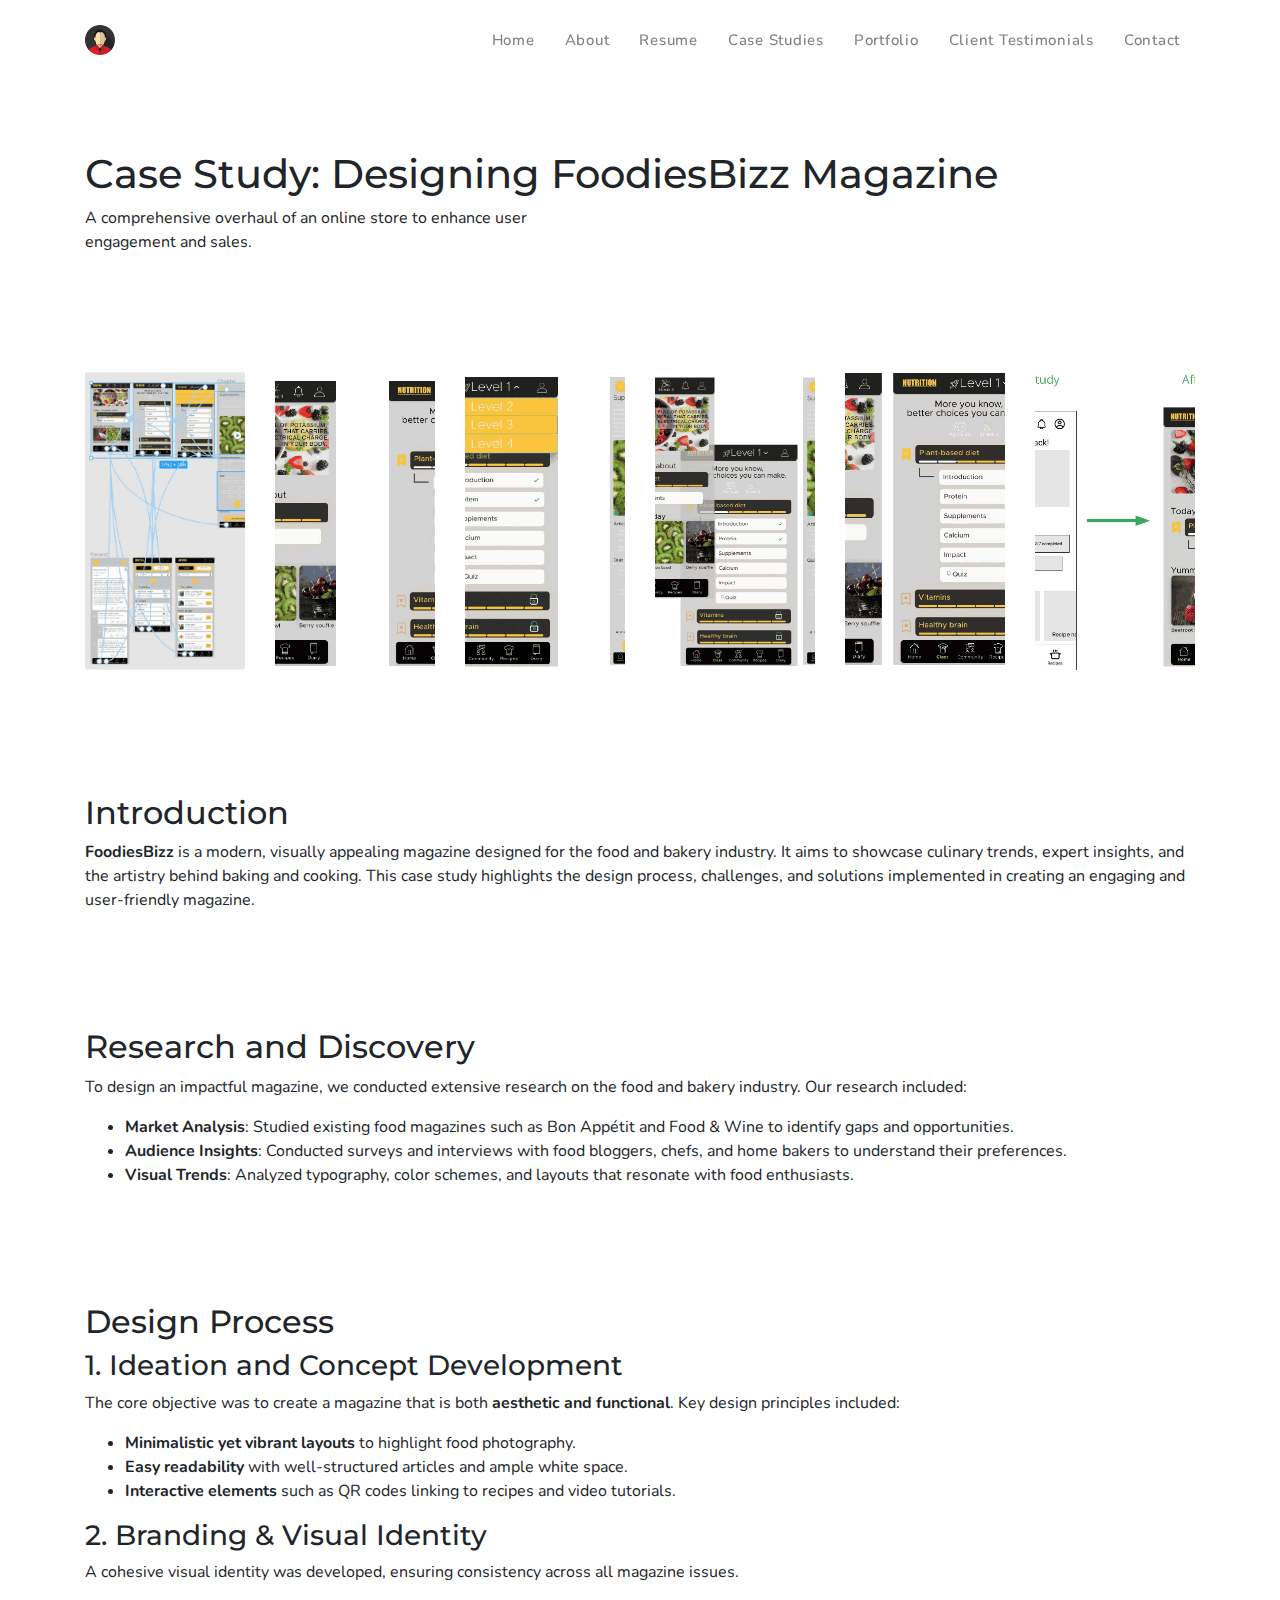
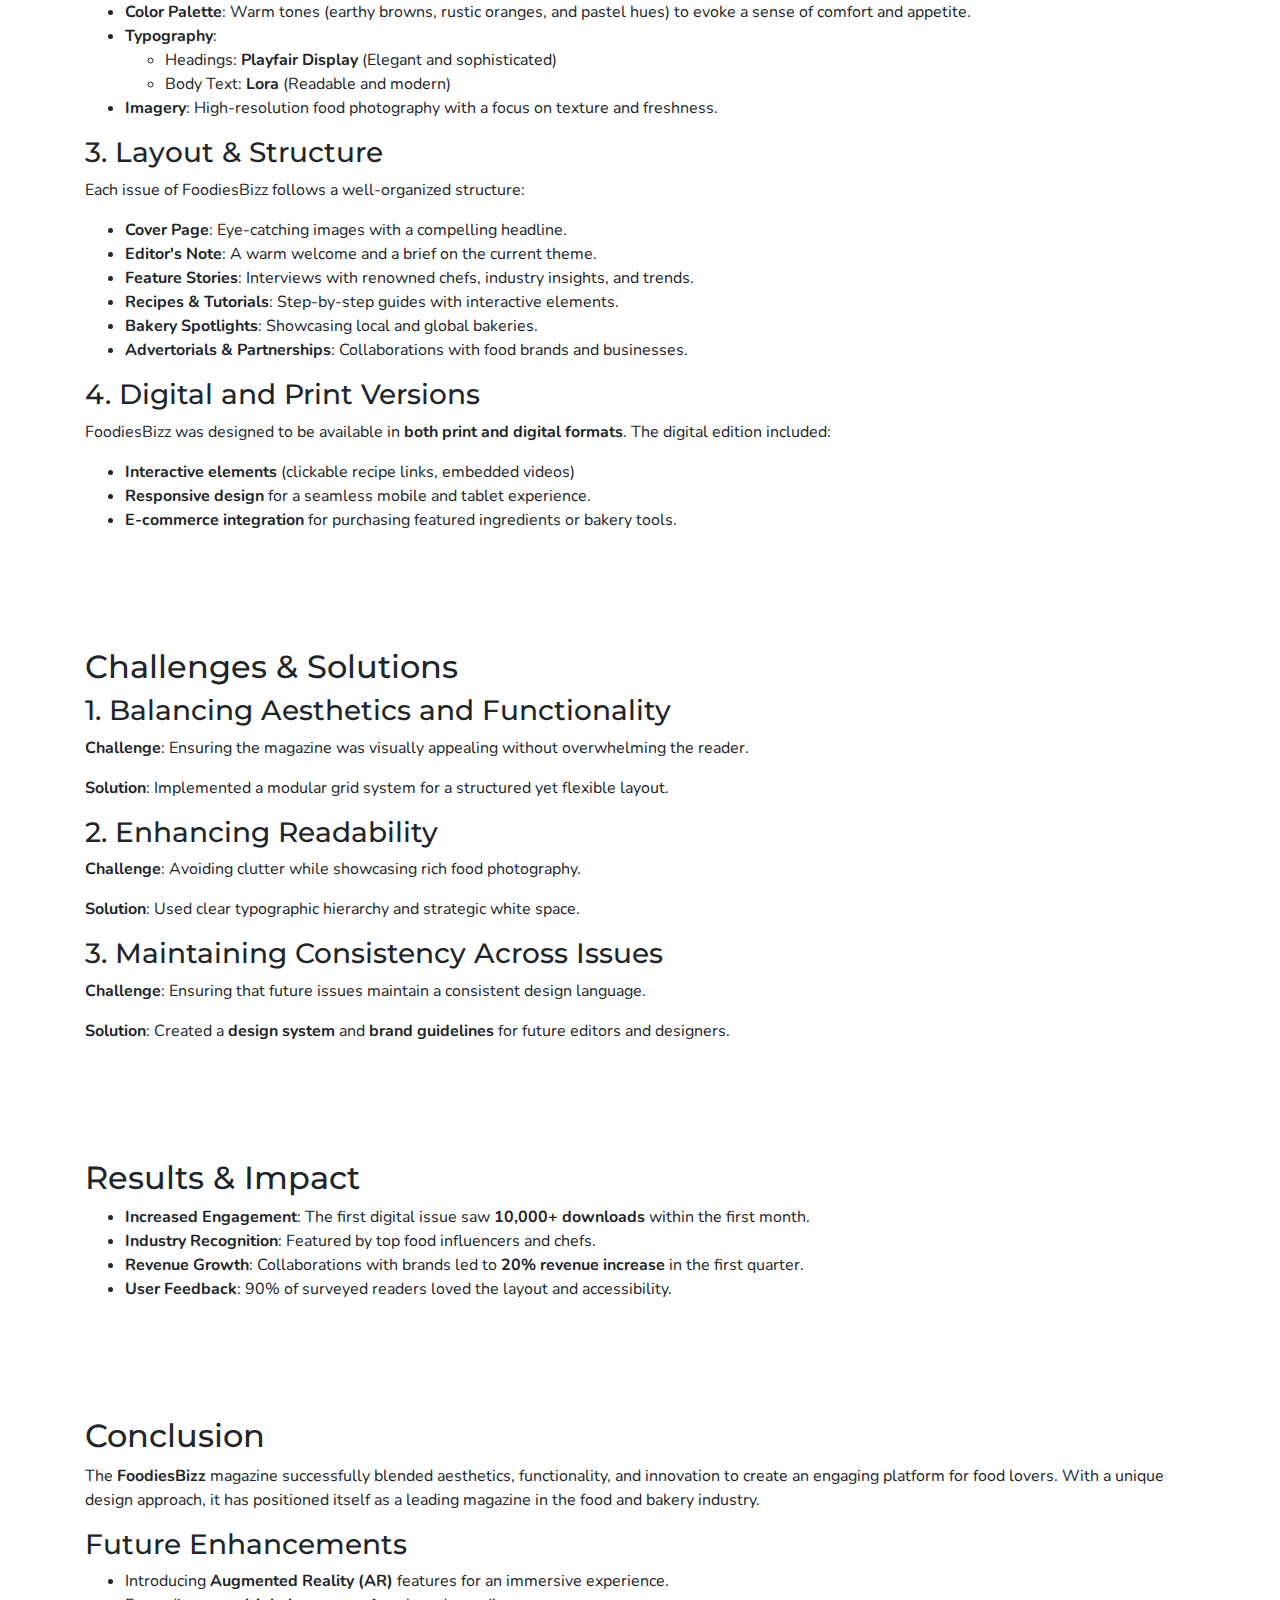
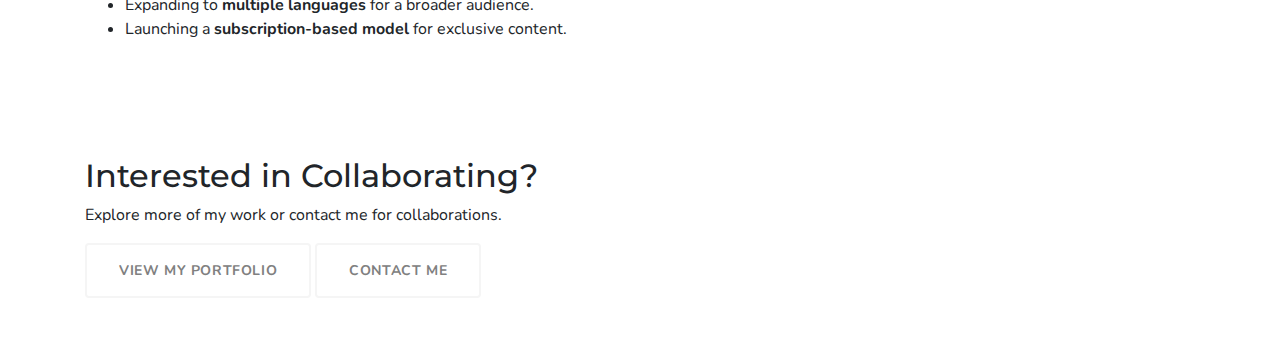
<file: case-study-template.html>
<!DOCTYPE html>
<html lang="en">
<head>
    <meta charset="UTF-8">
    <meta name="viewport" content="width=device-width, initial-scale=1">
    <title>Anjumis – Transforming Ideas into Stunning Designs</title>
    <meta name="description" content="Web and Graphic Designer Portfolio" />
    <meta name="keywords" content="" />
    <meta name="author" content="Anjumis Web and Graphic Designer Pune Portfolio" />

    <link rel="shortcut icon" href="images/anjumis.png">

    <!--Bootstrap Css-->
    <link rel="stylesheet" type="text/css" href="css/bootstrap.min.css" />

    <!-- Materialdesign icons Css -->
    <link href="css/materialdesignicons.min.css" rel="stylesheet">

    <!-- Mobirise icons Css -->
    <link href="css/mobiriseicons.css" rel="stylesheet"> 

    <!-- Magnific-popup -->
    <link rel="stylesheet" href="css/magnific-popup.css">

    <!-- Animate Css -->
    <link rel="stylesheet" href="css/animate.min.css">

    <!-- OWL SLIDER -->
    <link rel="stylesheet" href="css/owl.carousel.css" />
    <link rel="stylesheet" href="css/owl.theme.css" />
    <link rel="stylesheet" href="css/owl.transitions.css" />

    <!-- Custom style Css -->
    <link href="css/style.css" rel="stylesheet">
    <link href="css/color/default.css" rel="stylesheet" id="option-color">
   
</head>

<body>

    <!-- Include Navbar -->
    <div id="navbar-placeholder"></div>

    <div class="container" style="margin-top: 100px;">
        <!-- Project Title and Tagline -->
        <section class="section">
            <h1 class="section-title">Case Study: Designing FoodiesBizz Magazine</h1>
            <p class="section-subtitle">A comprehensive overhaul of an online store to enhance user engagement and sales.</p>
        </section>

        <!-- Row of Five Images -->
<section class="section row-of-images">
    <div class="row">
        <div class="col-lg-2 col-md-4 col-sm-6 mb-4">
            <img src="images/social-good/social-good-prototype.png" alt="Social Good Prototype" class="img-fluid mx-auto d-block rounded">
        </div>
        <div class="col-lg-2 col-md-4 col-sm-6 mb-4">
            <img src="images/social-good/social-good-screen1.png" alt="Social Good Screen 1" class="img-fluid mx-auto d-block rounded">
        </div>
        <div class="col-lg-2 col-md-4 col-sm-6 mb-4">
            <img src="images/social-good/social-good-2.png" alt="Social Good Screen 2" class="img-fluid mx-auto d-block rounded">
        </div>
        <div class="col-lg-2 col-md-4 col-sm-6 mb-4">
            <img src="images/social-good/social-good-mobile.png" alt="Social Good Mobile View" class="img-fluid mx-auto d-block rounded">
        </div>
        <div class="col-lg-2 col-md-4 col-sm-6 mb-4">
            <img src="images/social-good/social-good-screen.png" alt="Social Good Screen" class="img-fluid mx-auto d-block rounded">
        </div>
        <div class="col-lg-2 col-md-4 col-sm-6 mb-4">
            <img src="images/social-good/social-good-wireframe.png" alt="Social Good Wireframe" class="img-fluid mx-auto d-block rounded">
        </div>
    </div>
</section>

        <!-- Introduction -->
        <section class="section">
            <h2 class="section-title">Introduction</h2>
            <p><strong>FoodiesBizz</strong> is a modern, visually appealing magazine designed for the food and bakery industry. It aims to showcase culinary trends, expert insights, and the artistry behind baking and cooking. This case study highlights the design process, challenges, and solutions implemented in creating an engaging and user-friendly magazine.</p>
        </section>

        <!-- Research and Discovery -->
        <section class="section">
            <h2 class="section-title">Research and Discovery</h2>
            <p>To design an impactful magazine, we conducted extensive research on the food and bakery industry. Our research included:</p>
            <ul>
                <li><strong>Market Analysis</strong>: Studied existing food magazines such as Bon Appétit and Food & Wine to identify gaps and opportunities.</li>
                <li><strong>Audience Insights</strong>: Conducted surveys and interviews with food bloggers, chefs, and home bakers to understand their preferences.</li>
                <li><strong>Visual Trends</strong>: Analyzed typography, color schemes, and layouts that resonate with food enthusiasts.</li>
            </ul>
        </section>

        <!-- Design Process -->
        <section class="section">
            <h2 class="section-title">Design Process</h2>
            <h3>1. Ideation and Concept Development</h3>
            <p>The core objective was to create a magazine that is both <strong>aesthetic and functional</strong>. Key design principles included:</p>
            <ul>
                <li><strong>Minimalistic yet vibrant layouts</strong> to highlight food photography.</li>
                <li><strong>Easy readability</strong> with well-structured articles and ample white space.</li>
                <li><strong>Interactive elements</strong> such as QR codes linking to recipes and video tutorials.</li>
            </ul>
            <h3>2. Branding & Visual Identity</h3>
            <p>A cohesive visual identity was developed, ensuring consistency across all magazine issues.</p>
            <ul>
                <li><strong>Color Palette</strong>: Warm tones (earthy browns, rustic oranges, and pastel hues) to evoke a sense of comfort and appetite.</li>
                <li><strong>Typography</strong>:
                    <ul>
                        <li>Headings: <strong>Playfair Display</strong> (Elegant and sophisticated)</li>
                        <li>Body Text: <strong>Lora</strong> (Readable and modern)</li>
                    </ul>
                </li>
                <li><strong>Imagery</strong>: High-resolution food photography with a focus on texture and freshness.</li>
            </ul>
            <h3>3. Layout & Structure</h3>
            <p>Each issue of FoodiesBizz follows a well-organized structure:</p>
            <ul>
                <li><strong>Cover Page</strong>: Eye-catching images with a compelling headline.</li>
                <li><strong>Editor's Note</strong>: A warm welcome and a brief on the current theme.</li>
                <li><strong>Feature Stories</strong>: Interviews with renowned chefs, industry insights, and trends.</li>
                <li><strong>Recipes & Tutorials</strong>: Step-by-step guides with interactive elements.</li>
                <li><strong>Bakery Spotlights</strong>: Showcasing local and global bakeries.</li>
                <li><strong>Advertorials & Partnerships</strong>: Collaborations with food brands and businesses.</li>
            </ul>
            <h3>4. Digital and Print Versions</h3>
            <p>FoodiesBizz was designed to be available in <strong>both print and digital formats</strong>. The digital edition included:</p>
            <ul>
                <li><strong>Interactive elements</strong> (clickable recipe links, embedded videos)</li>
                <li><strong>Responsive design</strong> for a seamless mobile and tablet experience.</li>
                <li><strong>E-commerce integration</strong> for purchasing featured ingredients or bakery tools.</li>
            </ul>
        </section>

        <!-- Challenges and Solutions -->
        <section class="section">
            <h2 class="section-title">Challenges & Solutions</h2>
            <h3>1. Balancing Aesthetics and Functionality</h3>
            <p><strong>Challenge</strong>: Ensuring the magazine was visually appealing without overwhelming the reader.</p>
            <p><strong>Solution</strong>: Implemented a modular grid system for a structured yet flexible layout.</p>
            <h3>2. Enhancing Readability</h3>
            <p><strong>Challenge</strong>: Avoiding clutter while showcasing rich food photography.</p>
            <p><strong>Solution</strong>: Used clear typographic hierarchy and strategic white space.</p>
            <h3>3. Maintaining Consistency Across Issues</h3>
            <p><strong>Challenge</strong>: Ensuring that future issues maintain a consistent design language.</p>
            <p><strong>Solution</strong>: Created a <strong>design system</strong> and <strong>brand guidelines</strong> for future editors and designers.</p>
        </section>

        <!-- Results and Impact -->
        <section class="section">
            <h2 class="section-title">Results & Impact</h2>
            <ul>
                <li><strong>Increased Engagement</strong>: The first digital issue saw <strong>10,000+ downloads</strong> within the first month.</li>
                <li><strong>Industry Recognition</strong>: Featured by top food influencers and chefs.</li>
                <li><strong>Revenue Growth</strong>: Collaborations with brands led to <strong>20% revenue increase</strong> in the first quarter.</li>
                <li><strong>User Feedback</strong>: 90% of surveyed readers loved the layout and accessibility.</li>
            </ul>
        </section>

        <!-- Conclusion -->
        <section class="section">
            <h2 class="section-title">Conclusion</h2>
            <p>The <strong>FoodiesBizz</strong> magazine successfully blended aesthetics, functionality, and innovation to create an engaging platform for food lovers. With a unique design approach, it has positioned itself as a leading magazine in the food and bakery industry.</p>
            <h3>Future Enhancements</h3>
            <ul>
                <li>Introducing <strong>Augmented Reality (AR)</strong> features for an immersive experience.</li>
                <li>Expanding to <strong>multiple languages</strong> for a broader audience.</li>
                <li>Launching a <strong>subscription-based model</strong> for exclusive content.</li>
            </ul>
        </section>

        <!-- Call-to-Action (CTA) -->
        <section class="section cta">
            <h2 class="section-title">Interested in Collaborating?</h2>
            <p>Explore more of my work or contact me for collaborations.</p>
            <a href="portfolio.html" class="btn btn-outline-custom">View My Portfolio</a>
            <a href="mailto:your-email@example.com" class="btn btn-outline-custom">Contact Me</a>
        </section>
    </div>

    <!-- JAVASCRIPTS -->
    <script src="js/jquery.min.js"></script>
    <script src="js/popper.min.js"></script>
    <script src="js/bootstrap.min.js"></script>
    <!--EASING JS-->
    <script src="js/jquery.easing.min.js"></script>
    <script src="js/scrollspy.min.js"></script>
    <!--PORTFOLIO FILTER JS-->
    <script src="js/isotope.js"></script>
    <!-- Magnific Popup Js -->
    <script src="js/jquery.magnific-popup.min.js"></script>
    <!-- TYPED -->
    <script src="js/typed.js"></script>
    <!-- OWL CAROUSEL -->
    <script src="js/owl.carousel.min.js"></script>
    <!-- switcher js -->
    <script src="js/switcher.js"></script>
    <!--CUSTOM JS-->
    <script src="js/custom.js"></script>
<!--Navbar heading loader-->
<script src="js/navbar.js"></script>
</body>
</html>
</file>
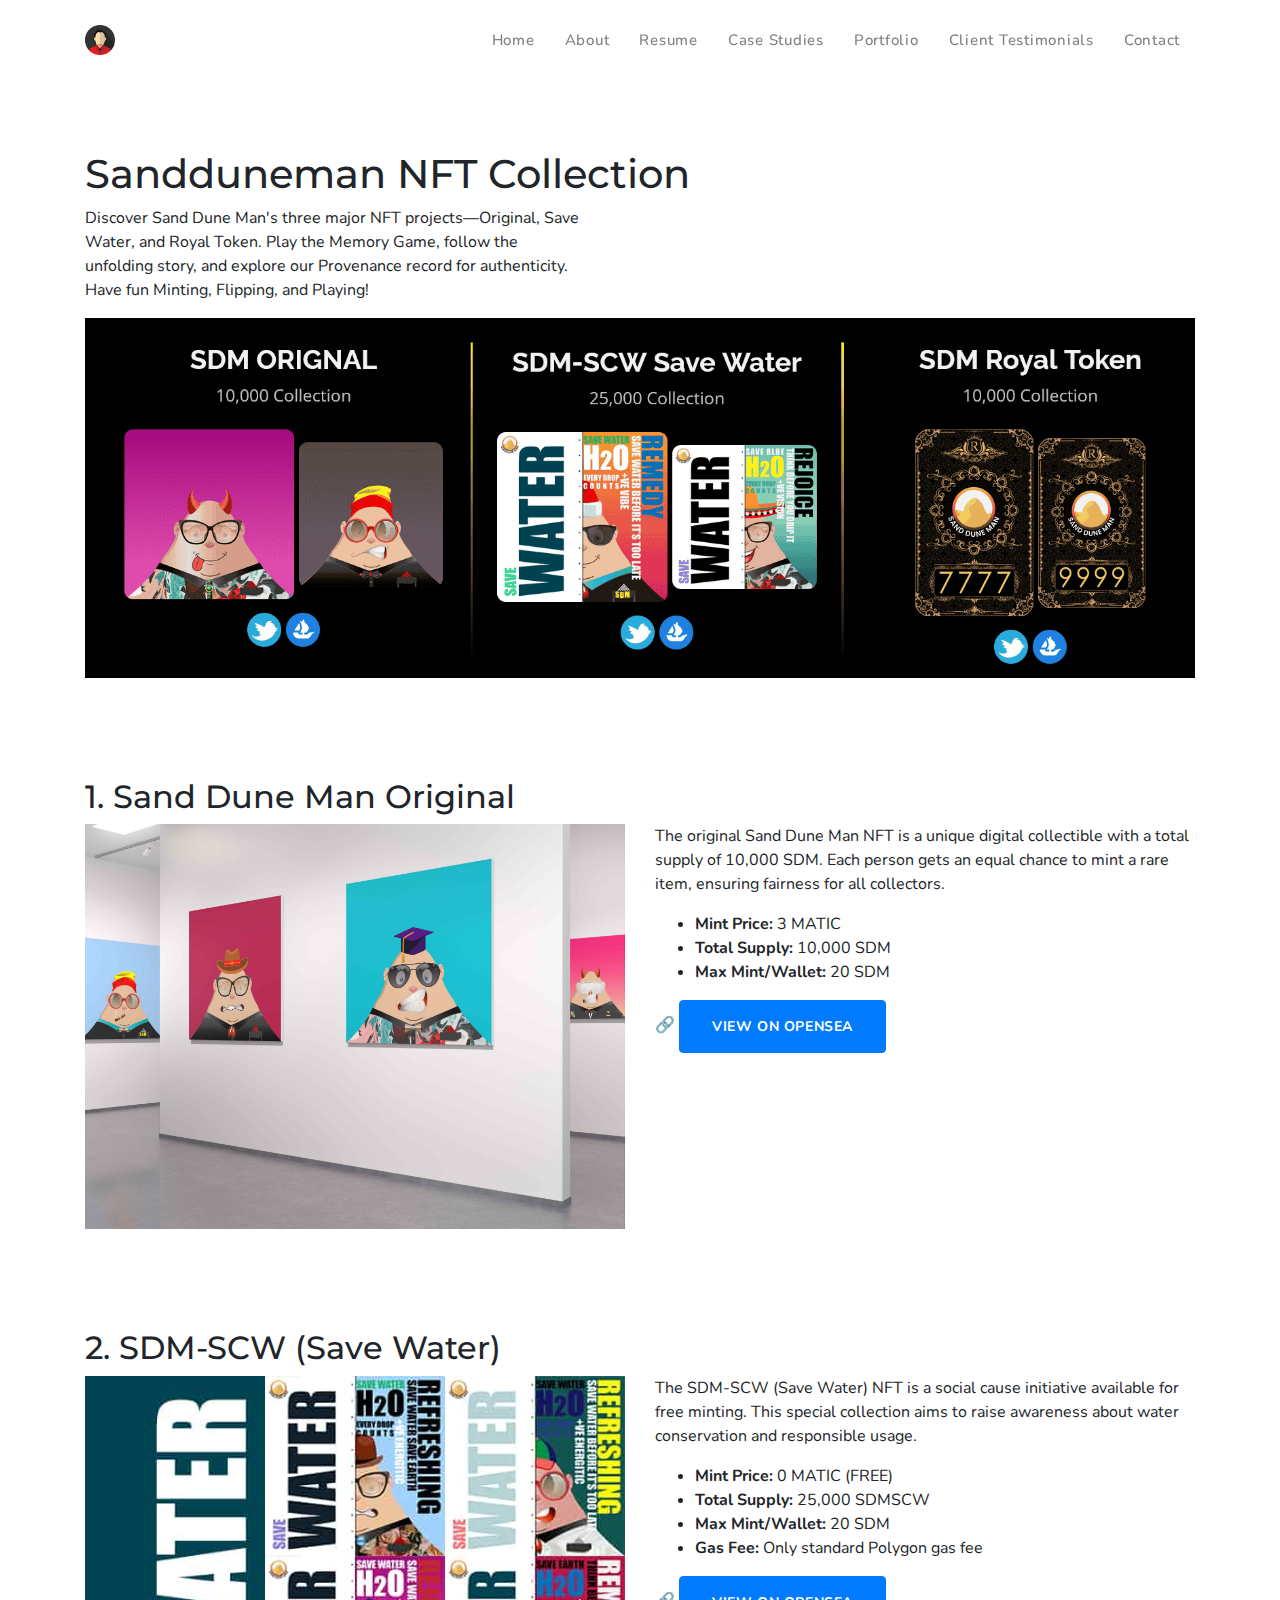
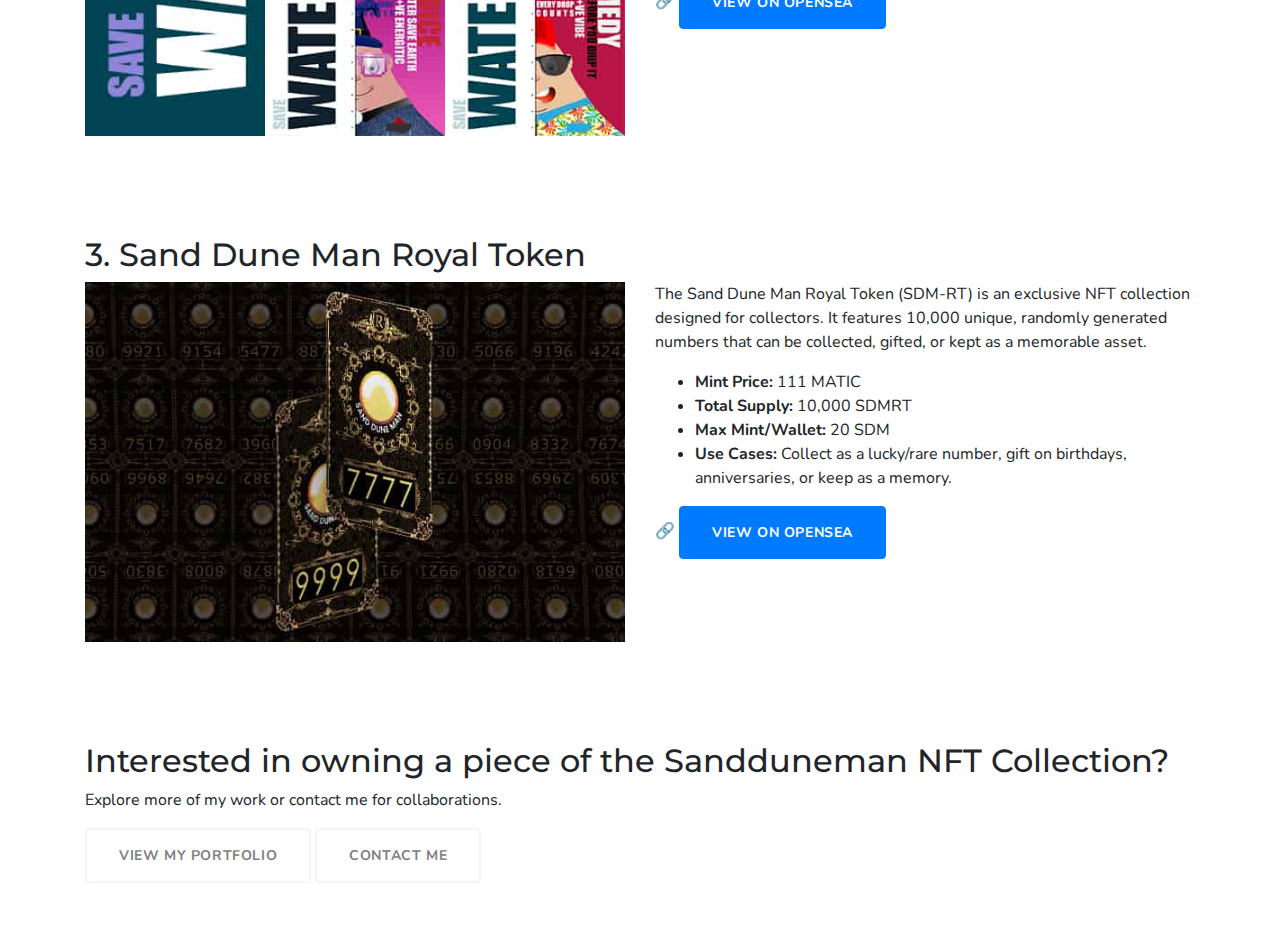
<file: sandduneman-nft.html>
<!DOCTYPE html>
<html lang="en">
<head>
    <meta charset="UTF-8">
    <meta name="viewport" content="width=device-width, initial-scale=1">
    <title>Sandduneman NFT Collection | Anjumis Web and Graphic Designer Pune</title>
    <meta name="description" content="Showcase of Sandduneman NFT Collection" />
    <meta name="keywords" content="NFT, Sandduneman, Digital Art, Crypto" />
    <meta name="author" content="Anjumis Web and Graphic Designer Pune Portfolio" />

    <link rel="shortcut icon" href="images/anjumis.png">

    <!--Bootstrap Css-->
    <link rel="stylesheet" type="text/css" href="css/bootstrap.min.css" />

    <!-- Materialdesign icons Css -->
    <link href="css/materialdesignicons.min.css" rel="stylesheet">

    <!-- Mobirise icons Css -->
    <link href="css/mobiriseicons.css" rel="stylesheet"> 

    <!-- Magnific-popup -->
    <link rel="stylesheet" href="css/magnific-popup.css">

    <!-- Animate Css -->
    <link rel="stylesheet" href="css/animate.min.css">

    <!-- OWL SLIDER -->
    <link rel="stylesheet" href="css/owl.carousel.css" />
    <link rel="stylesheet" href="css/owl.theme.css" />
    <link rel="stylesheet" href="css/owl.transitions.css" />

    <!-- Custom style Css -->
    <link href="css/style.css" rel="stylesheet">
    <link href="css/color/default.css" rel="stylesheet" id="option-color">
</head>

<body>

    <!-- Include Navbar -->
    <div id="navbar-placeholder"></div>

    <div class="container" style="margin-top: 100px;">
        <!-- NFT Collection Title -->
        <section class="section">
            <h1 class="section-title">Sandduneman NFT Collection</h1>
            <p class="section-subtitle">
                Discover Sand Dune Man's three major NFT projects—Original, Save Water, and Royal Token. 
                Play the Memory Game, follow the unfolding story, and explore our Provenance record for authenticity. 
                Have fun Minting, Flipping, and Playing!
            </p>
            
            <img src="images/case-study/sandduneman-nft.png" alt="Sandduneman" class="img-fluid" style="width: 100%; height: auto;">
        </section>

        <!-- Sandduneman NFT -->
        <!-- Sand Dune Man Original NFT -->
<section class="section">
    <h2 class="section-title">1. Sand Dune Man Original</h2>
    <div class="row">
        <div class="col-md-6">
            <img src="images/case-study/sdm.jpg" alt="Sand Dune Man Original" class="img-fluid">
        </div>
        <div class="col-md-6">
            <p>
                The original Sand Dune Man NFT is a unique digital collectible with a total supply of 10,000 SDM. 
                Each person gets an equal chance to mint a rare item, ensuring fairness for all collectors.
            </p>
            <ul>
                <li><strong>Mint Price:</strong> 3 MATIC</li>
                <li><strong>Total Supply:</strong> 10,000 SDM</li>
                <li><strong>Max Mint/Wallet:</strong> 20 SDM</li>
            </ul>
            <p>
                🔗 <a href="https://opensea.io/collection/sandduneman" target="_blank" class="btn btn-primary">View on OpenSea</a>
            </p>
        </div>
    </div>
</section>

<!-- Sand Dune Man Save Water NFT -->
<section class="section">
    <h2 class="section-title">2. SDM-SCW (Save Water)</h2>
    <div class="row">
        <div class="col-md-6">
            <img src="images/case-study/sdmscw.jpg" alt="Sand Dune Man Save Water" class="img-fluid">
        </div>
        <div class="col-md-6">
            <p>
                The SDM-SCW (Save Water) NFT is a social cause initiative available for free minting. 
                This special collection aims to raise awareness about water conservation and responsible usage.
            </p>
            <ul>
                <li><strong>Mint Price:</strong> 0 MATIC (FREE)</li>
                <li><strong>Total Supply:</strong> 25,000 SDMSCW</li>
                <li><strong>Max Mint/Wallet:</strong> 20 SDM</li>
                <li><strong>Gas Fee:</strong> Only standard Polygon gas fee</li>
            </ul>
            <p>
                🔗 <a href="https://opensea.io/collection/sanddunemansavewater" target="_blank" class="btn btn-primary">View on OpenSea</a>
            </p>
        </div>
    </div>
</section>

<!-- Sand Dune Man Royal Token NFT -->
<section class="section">
    <h2 class="section-title">3. Sand Dune Man Royal Token</h2>
    <div class="row">
        <div class="col-md-6">
            <img src="images/case-study/sdm-rt.jpg" alt="Sand Dune Man Royal Token" class="img-fluid">
        </div>
        <div class="col-md-6">
            <p>
                The Sand Dune Man Royal Token (SDM-RT) is an exclusive NFT collection designed for collectors. 
                It features 10,000 unique, randomly generated numbers that can be collected, gifted, or kept as a memorable asset.
            </p>
            <ul>
                <li><strong>Mint Price:</strong> 111 MATIC</li>
                <li><strong>Total Supply:</strong> 10,000 SDMRT</li>
                <li><strong>Max Mint/Wallet:</strong> 20 SDM</li>
                <li><strong>Use Cases:</strong> Collect as a lucky/rare number, gift on birthdays, anniversaries, or keep as a memory.</li>
            </ul>
            <p>
                🔗 <a href="https://opensea.io/collection/sanddunemanroyaltoken" target="_blank" class="btn btn-primary">View on OpenSea</a>
            </p>
        </div>
    </div>
</section>

        <!-- Call-to-Action (CTA) -->
        <section class="section cta">
            <h2 class="section-title">Interested in owning a piece of the Sandduneman NFT Collection?</h2>
            <p>Explore more of my work or contact me for collaborations.</p>
            <a href="portfolio.html" class="btn btn-outline-custom">View My Portfolio</a>
            <a href="mailto:your-email@example.com" class="btn btn-outline-custom">Contact Me</a>
        </section>
    </div>

    <!-- JAVASCRIPTS -->
    <script src="js/jquery.min.js"></script>
    <script src="js/popper.min.js"></script>
    <script src="js/bootstrap.min.js"></script>
    <!--EASING JS-->
    <script src="js/jquery.easing.min.js"></script>
    <script src="js/scrollspy.min.js"></script>
    <!--PORTFOLIO FILTER JS-->
    <script src="js/isotope.js"></script>
    <!-- Magnific Popup Js -->
    <script src="js/jquery.magnific-popup.min.js"></script>
    <!-- TYPED -->
    <script src="js/typed.js"></script>
    <!-- OWL CAROUSEL -->
    <script src="js/owl.carousel.min.js"></script>
    <!-- switcher js -->
    <script src="js/switcher.js"></script>
    <!--CUSTOM JS-->
    <script src="js/custom.js"></script>
<!--Navbar heading loader-->
<script src="js/navbar.js"></script>
</body>
</html>
</file>
<file: css/mobiriseicons.css>
@font-face {
  font-family: 'MobiriseIcons';
  src:  url('../fonts/MobiriseIcons73ab.html?5dqoim');
  src:  url('../fonts/MobiriseIcons73ab.html?5dqoim#iefix') format('embedded-opentype'),
    url('../fonts/mobirise73ab.ttf?5dqoim') format('truetype'),
    url('../fonts/mobirise73ab.woff?5dqoim') format('woff'),
    url('../fonts/MobiriseIcons73ab-2.html?5dqoim#MobiriseIcons') format('svg');
  font-weight: normal;
  font-style: normal;
}

[class^="mbri-"], [class*=" mbri-"] {
  /* use !important to prevent issues with browser extensions that change fonts */
  font-family: 'MobiriseIcons' !important;
  speak: none;
  font-style: normal;
  font-weight: normal;
  font-variant: normal;
  text-transform: none;
  line-height: 1;

  /* Better Font Rendering =========== */
  -webkit-font-smoothing: antialiased;
  -moz-osx-font-smoothing: grayscale;
}

.mbri-add-submenu:before {
  content: "\e900";
}
.mbri-alert:before {
  content: "\e901";
}
.mbri-align-center:before {
  content: "\e902";
}
.mbri-align-justify:before {
  content: "\e903";
}
.mbri-align-left:before {
  content: "\e904";
}
.mbri-align-right:before {
  content: "\e905";
}
.mbri-android:before {
  content: "\e906";
}
.mbri-apple:before {
  content: "\e907";
}
.mbri-arrow-down:before {
  content: "\e908";
}
.mbri-arrow-next:before {
  content: "\e909";
}
.mbri-arrow-prev:before {
  content: "\e90a";
}
.mbri-arrow-up:before {
  content: "\e90b";
}
.mbri-bold:before {
  content: "\e90c";
}
.mbri-bookmark:before {
  content: "\e90d";
}
.mbri-bootstrap:before {
  content: "\e90e";
}
.mbri-briefcase:before {
  content: "\e90f";
}
.mbri-browse:before {
  content: "\e910";
}
.mbri-bulleted-list:before {
  content: "\e911";
}
.mbri-calendar:before {
  content: "\e912";
}
.mbri-camera:before {
  content: "\e913";
}
.mbri-cart-add:before {
  content: "\e914";
}
.mbri-cart-full:before {
  content: "\e915";
}
.mbri-cash:before {
  content: "\e916";
}
.mbri-change-style:before {
  content: "\e917";
}
.mbri-chat:before {
  content: "\e918";
}
.mbri-clock:before {
  content: "\e919";
}
.mbri-close:before {
  content: "\e91a";
}
.mbri-cloud:before {
  content: "\e91b";
}
.mbri-code:before {
  content: "\e91c";
}
.mbri-contact-form:before {
  content: "\e91d";
}
.mbri-credit-card:before {
  content: "\e91e";
}
.mbri-cursor-click:before {
  content: "\e91f";
}
.mbri-cust-feedback:before {
  content: "\e920";
}
.mbri-database:before {
  content: "\e921";
}
.mbri-delivery:before {
  content: "\e922";
}
.mbri-desktop:before {
  content: "\e923";
}
.mbri-devices:before {
  content: "\e924";
}
.mbri-down:before {
  content: "\e925";
}
.mbri-download:before {
  content: "\e926";
}
.mbri-drag-n-drop:before {
  content: "\e927";
}
.mbri-drag-n-drop2:before {
  content: "\e928";
}
.mbri-edit:before {
  content: "\e929";
}
.mbri-edit2:before {
  content: "\e92a";
}
.mbri-error:before {
  content: "\e92b";
}
.mbri-extension:before {
  content: "\e92c";
}
.mbri-features:before {
  content: "\e92d";
}
.mbri-file:before {
  content: "\e92e";
}
.mbri-flag:before {
  content: "\e92f";
}
.mbri-folder:before {
  content: "\e930";
}
.mbri-gift:before {
  content: "\e931";
}
.mbri-github:before {
  content: "\e932";
}
.mbri-globe-2:before {
  content: "\e933";
}
.mbri-globe:before {
  content: "\e934";
}
.mbri-growing-chart:before {
  content: "\e935";
}
.mbri-hearth:before {
  content: "\e936";
}
.mbri-help:before {
  content: "\e937";
}
.mbri-home:before {
  content: "\e938";
}
.mbri-hot-cup:before {
  content: "\e939";
}
.mbri-idea:before {
  content: "\e93a";
}
.mbri-image-gallery:before {
  content: "\e93b";
}
.mbri-image-slider:before {
  content: "\e93c";
}
.mbri-info:before {
  content: "\e93d";
}
.mbri-italic:before {
  content: "\e93e";
}
.mbri-key:before {
  content: "\e93f";
}
.mbri-laptop:before {
  content: "\e940";
}
.mbri-layers:before {
  content: "\e941";
}
.mbri-left-right:before {
  content: "\e942";
}
.mbri-left:before {
  content: "\e943";
}
.mbri-letter:before {
  content: "\e944";
}
.mbri-like:before {
  content: "\e945";
}
.mbri-link:before {
  content: "\e946";
}
.mbri-lock:before {
  content: "\e947";
}
.mbri-login:before {
  content: "\e948";
}
.mbri-logout:before {
  content: "\e949";
}
.mbri-magic-stick:before {
  content: "\e94a";
}
.mbri-map-pin:before {
  content: "\e94b";
}
.mbri-menu:before {
  content: "\e94c";
}
.mbri-mobile:before {
  content: "\e94d";
}
.mbri-mobile2:before {
  content: "\e94e";
}
.mbri-mobirise:before {
  content: "\e94f";
}
.mbri-more-horizontal:before {
  content: "\e950";
}
.mbri-more-vertical:before {
  content: "\e951";
}
.mbri-music:before {
  content: "\e952";
}
.mbri-new-file:before {
  content: "\e953";
}
.mbri-numbered-list:before {
  content: "\e954";
}
.mbri-opened-folder:before {
  content: "\e955";
}
.mbri-pages:before {
  content: "\e956";
}
.mbri-paper-plane:before {
  content: "\e957";
}
.mbri-paperclip:before {
  content: "\e958";
}
.mbri-photo:before {
  content: "\e959";
}
.mbri-photos:before {
  content: "\e95a";
}
.mbri-pin:before {
  content: "\e95b";
}
.mbri-play:before {
  content: "\e95c";
}
.mbri-plus:before {
  content: "\e95d";
}
.mbri-preview:before {
  content: "\e95e";
}
.mbri-print:before {
  content: "\e95f";
}
.mbri-protect:before {
  content: "\e960";
}
.mbri-question:before {
  content: "\e961";
}
.mbri-quote-left:before {
  content: "\e962";
}
.mbri-quote-right:before {
  content: "\e963";
}
.mbri-redo:before {
  content: "\e964";
}
.mbri-refresh:before {
  content: "\e965";
}
.mbri-responsive:before {
  content: "\e966";
}
.mbri-right:before {
  content: "\e967";
}
.mbri-rocket:before {
  content: "\e968";
}
.mbri-sad-face:before {
  content: "\e969";
}
.mbri-sale:before {
  content: "\e96a";
}
.mbri-save:before {
  content: "\e96b";
}
.mbri-search:before {
  content: "\e96c";
}
.mbri-setting:before {
  content: "\e96d";
}
.mbri-setting2:before {
  content: "\e96e";
}
.mbri-setting3:before {
  content: "\e96f";
}
.mbri-share:before {
  content: "\e970";
}
.mbri-shopping-bag:before {
  content: "\e971";
}
.mbri-shopping-basket:before {
  content: "\e972";
}
.mbri-shopping-cart:before {
  content: "\e973";
}
.mbri-sites:before {
  content: "\e974";
}
.mbri-smile-face:before {
  content: "\e975";
}
.mbri-speed:before {
  content: "\e976";
}
.mbri-star:before {
  content: "\e977";
}
.mbri-success:before {
  content: "\e978";
}
.mbri-sun:before {
  content: "\e979";
}
.mbri-sun2:before {
  content: "\e97a";
}
.mbri-tablet-vertical:before {
  content: "\e97b";
}
.mbri-tablet:before {
  content: "\e97c";
}
.mbri-target:before {
  content: "\e97d";
}
.mbri-timer:before {
  content: "\e97e";
}
.mbri-to-ftp:before {
  content: "\e97f";
}
.mbri-to-local-drive:before {
  content: "\e980";
}
.mbri-touch-swipe:before {
  content: "\e981";
}
.mbri-touch:before {
  content: "\e982";
}
.mbri-trash:before {
  content: "\e983";
}
.mbri-underline:before {
  content: "\e984";
}
.mbri-undo:before {
  content: "\e985";
}
.mbri-unlink:before {
  content: "\e986";
}
.mbri-unlock:before {
  content: "\e987";
}
.mbri-up-down:before {
  content: "\e988";
}
.mbri-up:before {
  content: "\e989";
}
.mbri-update:before {
  content: "\e98a";
}
.mbri-upload:before {
  content: "\e98b";
}
.mbri-user:before {
  content: "\e98c";
}
.mbri-user2:before {
  content: "\e98d";
}
.mbri-users:before {
  content: "\e98e";
}
.mbri-video-play:before {
  content: "\e98f";
}
.mbri-video:before {
  content: "\e990";
}
.mbri-watch:before {
  content: "\e991";
}
.mbri-website-theme:before {
  content: "\e992";
}
.mbri-wifi:before {
  content: "\e993";
}
.mbri-windows:before {
  content: "\e994";
}
.mbri-zoom-out:before {
  content: "\e995";
}
</file>
<file: css/color/default.css>
.text-custom,
.custom-nav .navbar-nav li a:hover,
.custom-nav .navbar-nav li a:active,
.custom-nav .navbar-nav li.active a,
.custom-nav.stickyadd .navbar-nav li a:hover,
.custom-nav.stickyadd .navbar-nav li a:active,
.custom-nav.stickyadd .navbar-nav li.active a,
.about-social li a:hover {
    color: #e65f78 !important;
}

.btn-custom,
.form-kerri .form-control:focus,
.about-social li a:hover {
    border-color: #e65f78;
}

.btn-custom,
.back_top,
.services-boxes .services-title-border,
.owl-theme .owl-controls .owl-page span,
.work_menu a.active,
.work_menu a:hover {
    background-color: #e65f78;
}

.btn-custom:hover,
.btn-custom:focus,
.btn-custom:active,
.btn-custom.active,
.btn-custom.focus,
.btn-custom:active,
.btn-custom:focus,
.btn-custom:hover,
.open > .dropdown-toggle.btn-custom {
    background-color: #d8576f;
    border-color: #d8576f;
}
</file>
<file: css/style.css>
/*-----------------------------------------------------------
* Template Name    : Kerri | Responsive Bootstrap 4 Personal Template
* Author           : SRBThemes
* Version          : 1.0.0
* Created          : March 2018
* File Description : Main css file of the template
*------------------------------------------------------------
*/


/***********************
    1.BASIC
    2.HELPER
    3.NAVBAR
    4.HOME
    5.ABOUT 
    6.SERVICES
    7.CLIENT
    8.WORK
    9.CONTACT
    10.FOOTER
    11.RESPONSIVE
************************/

@import url('https://fonts.googleapis.com/css?family=Montserrat:400,500,600|Nunito:400,600,700');

/*======================
        1.BASIC
========================*/

body {
    font-family: 'Nunito', sans-serif;
    overflow-x: hidden;
}

h1,
h2,
h3,
h4,
h5,
h6 {
    font-family: 'Montserrat', sans-serif;
}

a,
a:hover,
a:focus,
button,
button:focus {
    text-decoration: none !important;
    outline: none !important;
    box-shadow: none !important;
}

::selection {
    background: rgba(166, 175, 189, 0.3);
}

::-moz-selection {
    background: rgba(166, 175, 189, 0.3);
}

#preloader {
    position: fixed;
    top: 0;
    left: 0;
    right: 0;
    bottom: 0;
    background-color: #fff;
    z-index: 9999999;
}

#status {
    width: 40px;
    height: 40px;
    position: absolute;
    left: 50%;
    top: 50%;
    margin: -20px 0 0 -20px;
}

.spinner {
    margin: 0 auto;
    font-size: 10px;
    position: relative;
    text-indent: -9999em;
    border-top: 5px solid rgba(0, 0, 0, 0.2);
    border-right: 5px solid rgba(0, 0, 0, 0.2);
    border-bottom: 5px solid rgba(0, 0, 0, 0.2);
    border-left: 5px solid #000;
    -webkit-transform: translateZ(0);
    -ms-transform: translateZ(0);
    transform: translateZ(0);
    -webkit-animation: load8 1.1s infinite linear;
    animation: load8 1.1s infinite linear;
}

.spinner,
.spinner:after {
    border-radius: 50%;
    width: 40px;
    height: 40px;
}

@-webkit-keyframes load8 {
    0% {
        -webkit-transform: rotate(0deg);
        transform: rotate(0deg);
    }
    100% {
        -webkit-transform: rotate(360deg);
        transform: rotate(360deg);
    }
}

@keyframes load8 {
    0% {
        -webkit-transform: rotate(0deg);
        transform: rotate(0deg);
    }
    100% {
        -webkit-transform: rotate(360deg);
        transform: rotate(360deg);
    }
}

.back_top {
    text-align: center;
    position: fixed;
    bottom: 15px;
    height: 35px;
    width: 35px;
    display: none;
    z-index: 10000;
    border-radius: 3px;
    right: 20px;
    transition: all 0.5s;
}

.back_top i {
    color: #fff;
    line-height: 35px;
    font-size: 32px;
    display: block;
}


/*==========================
        2.HELPER
============================*/

.section {
    padding-top: 50px;
    padding-bottom: 50px;
    position: relative;
    background-color: #fff;
}

.h-100vh {
    height: 100vh;
}

.z-index {
    z-index: 2;
}

.clippath_none {
    clip-path: none !important;
}

.section-subtitle {
    max-width: 500px;
}

.btn {
    padding: 15px 32px;
    font-size: 14px;
    font-weight: 700;
    transition: all 0.5s;
    letter-spacing: 0.6px;
    color: #fff;
    box-shadow: none !important;
    text-transform: uppercase;
    outline: none !important;
}

.btn-round {
    border-radius: 30px;
}

/* Default button style */
.btn-outline-custom {
    color: grey; /* Set the default text color to grey */
    background-color: white; /* Ensure the background is white */
    border: 1px solid grey; /* Add a border to the button */
}

/* Button hover style */
.btn-outline-custom:hover {
    color: black; /* Change the text color to black on hover */
    background-color: white; /* Ensure the background remains white */
    border: 1px solid black; /* Change the border color to black on hover */
}

.btn-custom{
    border:1px solid;
}

.btn-custom:hover,
.btn-custom:focus,
.btn-custom:active,
.btn-custom.active,
.btn-custom.focus,
.btn-custom:active,
.btn-custom:focus,
.btn-custom:hover,
.open > .dropdown-toggle.btn-custom {
    color: #f3f3f3;
}

.btn-outline-custom {
    border: 2px solid #f5f5f5;
}

.btn-outline-custom:hover,
.btn-outline-custom:focus,
.btn-outline-custom:active,
.btn-outline-custom.active,
.btn-outline-custom.focus,
.btn-outline-custom:active,
.btn-outline-custom:focus,
.btn-outline-custom:hover,
.open > .dropdown-toggle.btn-outline-custom {
    color: #000;
    background-color: #fff;
    border-color: #fff;
}

.bg-overlay {
    background-color: rgba(0, 0, 0, 0.69);
    position: absolute;
    top: 0;
    right: 0;
    width: 100%;
    height: 100%;
}


/*==========================
        3.NAVBAR CUSTOM
============================*/

.custom-nav {
    background-color: transparent;
    padding: 20px 0px;
    width: 100%;
    border-radius: 0px;
    z-index: 999;
    margin-bottom: 0px;
    transition: all 0.5s ease-in-out;
}

.custom-nav .navbar-nav li a {
    color: #808080 !important;
    font-size: 15px;
    background-color: transparent !important;
    margin: 0 7px;
    letter-spacing: 0.05em;
    line-height: 24px;
    transition: all 0.5s;
    font-weight: 500;
}

.custom-nav .navbar-brand .logo-light,
.custom-nav .navbar-brand .logo-dark {
    height: 27px;
}

.logo .logo-light {
    display: inline-block;
}

.stickyadd .logo .logo-dark {
    display: inline-block;
}

.stickyadd .logo .logo-light {
    display: none;
}

.logo .logo-dark {
    display: none;
}

.custom-nav .navbar-brand {
    color: #fff !important;
    text-transform: uppercase;
}

.custom-nav .navbar-toggler {
    color: #fff;
    font-size: 35px;
    padding: 0px;
}

.custom-nav.stickyadd {
    background-color: #fff !important;
    box-shadow: 0 1px 8px 3px rgba(0, 0, 0, 0.050980392156862744);
    padding: 15px 0px;
}

.custom-nav.stickyadd .navbar-nav li a {
    color: #000 !important;
}

/* Scrolled state - black text for navbar brand */
.custom-nav.stickyadd .navbar-brand {
    color: #000 !important;
}


/*===========================
        4.HOME
=============================*/

.header-bg-img {
    /* background-image: url(../images/header-bg.jpg); */
    background-image: url(../images/anj-portfolio.jpg);
    position: relative;
    background-size: cover;
    background-position: center center;
}

.header-content {
    max-width: 800px;
}

.header-table-center {
    display: table-cell;
    vertical-align: middle;
}

.header-table {
    display: table;
    width: 100%;
    height: 100%;
}

.header-name {
    font-size: 54px;
}

.header-desc {
    max-width: 500px;
    line-height: 1.8;
    color: rgba(255, 255, 255, 0.75) !important;
}

.scroll_down {
    position: absolute;
    bottom: 5vh;
    width: 100%;
    text-align: center;
    color: #fff;
    font-size: 13px;
    z-index: 8;
}

.scroll_down i {
    position: relative;
    -webkit-animation: bounce 2s infinite; 
    animation: bounce 2s infinite; 
    height: 44px;
    width: 28px;
    line-height: 54px;
    border-radius: 30px;
    border: 2px solid #ffffff;
    display: inline-block;
    color: #fff;
    font-size: 10px;
}

.scroll_down i:after {
    content: "";
    position: absolute;
    top: 22px;
    left: 11px;
    border-radius: 2px;
    z-index: -1;
    bottom: 0px;
    transition: all .2s;
    height: 10px;
    width: 3px;
    background: #fff;
}

/*HOME 4*/

.curv-img {
    position: absolute;
    width: 100%;
    bottom: 0px;
    z-index: 1;
}

.curv-img svg {
    display: block;
}

/*HOME 7*/

.clip-home {
    clip-path: polygon(0 0, 100% 0, 100% 83%, 50% 100%, 0 83%);
    position: relative;
}

/*DEMO 16*/

.wave_sec {
  position: absolute;
  bottom: 0;
  width: 100%;
}

.wave_sec svg {
  height: 180px;
}

/*===========================
        5.ABOUT
=============================*/

.about-social li a {
    color: #000;
    display: inline-block;
    height: 42px;
    width: 42px;
    font-size: 20px;
    border-radius: 50%;
    border: 2px solid #d4d4d4;
    line-height: 38px;
    transition: all 0.5s;
    text-align: center;
}


/*===========================
        6.SERVICES
=============================*/

.services-boxes {
    border: 1px solid #e8e8e8;
}

.services-boxes .services-boxes-icon i {
    font-size: 44px;
}

.services-boxes .services-title-border {
    height: 2px;
    width: 40px;
    margin: 15px auto;
    transition: all 0.5s;
}

.services-boxes:hover .services-title-border {
    width: 60px;
}

.service-box {
    border: 1px solid #eaeaea;
    border-radius: 8px;
}

.services-boxes h5 {
    font-weight: 600;
}

.service-box .service-content h5 {
    font-size: 20px;
    font-weight: 700;
}

.service-box .service-content p {
    font-size: 15px;
}


/*===========================
        7.CLIENT
=============================*/

.testi_boxes {
    max-width: 750px;
}

.client_review {
    font-size: 18px;
}

.client_name {
    font-size: 16px;
}

.testi_boxes .tam_testi_icon {
    font-size: 50px;
}

.owl-theme .owl-controls .owl-page {
    margin: 20px 0px;
}

.owl-theme .owl-controls .owl-page span {
    display: block;
    width: 12px;
    height: 6px;
    margin: 5px 4px;
    filter: Alpha(Opacity=50);
    opacity: 0.5;
    -webkit-border-radius: 20px;
    -moz-border-radius: 20px;
    border-radius: 20px;
    transition: all 0.5s;
}

.owl-theme .owl-controls .owl-page.active span {
    width: 20px;
}


/*===========================
        8.WORK
=============================*/

.work_menu li a {
    cursor: pointer;
    display: block;
    border-radius: 30px;
    letter-spacing: 0.03em;
    margin-bottom: 5px;
    font-weight: 600;
    font-size: 14px;
    padding: 6px 16px;
    transition: all 0.5s;
    margin-top: 5px;
}

.work_menu a.active,
.work_menu a:hover {
    color: #fff !important;
}

.work_item {
    position: relative;
    padding: 15px;
}

.work_box {
    overflow: hidden;
    position: relative;
}

.work_box .work_img {
    position: relative;
    overflow: hidden;
}

.work_box .work_img:after {
    content: " ";
    display: block;
    width: 100%;
    height: 100%;
    position: absolute;
    top: 0;
    left: 0;
    border-radius: 5px;
    transition: all 0.27s cubic-bezier(0.3, 0.1, 0.58, 1);
}

.work_box .work_img>img {
    transition: all 0.3s cubic-bezier(0.3, 0.1, 0.58, 1);
    border-radius: 0;
}

.work_box .work_detail {
    opacity: 0;
    color: #ffffff;
    width: 100%;
    padding: 20px;
    box-sizing: border-box;
    position: absolute;
    left: 0;
    overflow: hidden;
    transition: all 0.27s cubic-bezier(0.3, 0.1, 0.58, 1);
}

.work_box .work_detail h4 {
    font-size: 18px;
}

.work_box .work_detail p {
    color: rgba(255, 255, 255, 0.6);
    font-size: 14px;
}

.work_box:hover .work_detail {
    top: 50%;
    transform: translate(0, -50%);
    opacity: 1;
}

.work_box:hover .work_img:after {
    background: rgba(0, 0, 0, 0.8);
}

.work_box:hover .work_img>img {
    transform: scale(1.05);
}


/*=========================
        9.CONTACT
===========================*/

.form-kerri .form-control {
    box-shadow: none !important;
    height: 50px;
    border: 2px solid #e0e0e0;
}

.form-kerri textarea.form-control {
    height: auto;
}

.contact_detail-title {
    font-size: 18px;
}

.error {
    margin: 8px 0px;
    display: none;
    color: red;
}

.error_msg {
    margin-bottom: 20px;
    text-align: center;
    font-size: 18px;
    color: red;
    font-weight: 700;
}

.gig_loader {
    display: none;
}

#success_msg {
    text-align: center;
    margin-bottom: 20px;
}

#success_msg h3 {
    color: #0dba26;
    font-size: 22px;
}


/*======================
        10.FOOTER
========================*/

.footer {
    padding: 70px 0px;
    background-color: #242424 !important;
}

.footer .footer-alt p {
    font-size: 16px;
}

.footer .footer-alt ul li a {
    border-radius: 50%;
    transition: all 0.5s;
    background-color: rgba(241, 241, 241, 0.08);
    width: 42px;
    height: 42px;
    display: block;
    font-size: 18px;
    line-height: 42px;
    text-align: center;
}


/*===========================
        11.RESPONSIVE
=============================*/

@media (min-width: 200px) and (max-width: 768px) {
    .custom-nav {
        background-color: #fff !important;
        padding: 10px 0px !important;
    }
    .custom-nav .container {
        width: 85%;
    }
    .custom-nav .navbar-toggler {
        color: #000;
        font-size: 32px;
        border: none;
    }
    .custom-nav .logo .logo-dark {
        display: inline-block;
    }
    .custom-nav .navbar-nav li a {
        color: rgba(0, 0, 0, 0.6) !important;
    }
    .custom-nav .logo .logo-light {
        display: none;
    }
    .h-100vh {
        height: auto;
        padding: 120px 0 140px;
    }
    .header-bg-img {
        clip-path: none;
        padding: 120px 0 140px;
    }
    .wave-home.h-100vh{
        height: auto;
        padding: 120px 0 190px;
    }
    .custom-nav .navbar-nav li a {
        margin: 0 0px;
        line-height: 15px;
    }
    .header-name {
        font-size: 38px;
    }
    .clip-home{
        clip-path: none;
    }
}

@media (max-width: 2560px) {
    .home-bg .curv-img {
        bottom: -5px;
    }
}

#color-switcher div h3 {
    font-size: 16px;
    margin: 8px 3px 12px
}

#color-switcher {
    background: none repeat scroll 0 0 #ffff;
    box-shadow:0px 0px 14px 0 rgba(0, 0, 0, .08);
    left: -189px;
    position: fixed;
    top: 17%;
    width: 189px;
    z-index: 9999;
    padding: 10px 5px
}

#color-switcher div {
    padding: 5px 10px
}

#color-switcher .bottom {
    background: none repeat scroll 0 0 #fff;
    color: #252525;
    padding: 0
}

#color-switcher .bottom a.settings {
    background: none repeat scroll 0 0 #2b2424;
    box-shadow: 2px 2px 0 0 rgba(0, 0, 0, .08);
    display: block;
    height: 41px;
    position: absolute;
    right: -40px;
    top: 0;
    width: 40px;
    padding: 3px
}

#color-switcher .bottom a {
    text-decoration: none
}

#color-switcher .bottom a.settings i {
    margin-left: 5px;
    color: #fff;
    font-size: 24px;
    position: absolute
}

ul.pattern {
    list-style: none outside none;
    margin: 0 0 0;
    overflow: hidden;
    padding: 0;
    border-radius: 0
}

ul.pattern li {
    float: left;
    margin: 2px
}

ul.pattern li a {
    cursor: pointer;
    display: block;
    height: 35px;
    width: 35px;
    border-radius: 16px 16px 0;
    margin: 5px
}

ul.pattern .color1 {
    background: #e65f78;
}

ul.pattern .color2 {
    background: #37b8df;
}

ul.pattern .color3 {
    background: #31b164;
}

ul.pattern .color4 {
    background: #5d69f6;
}

ul.pattern .color5 {
    background: #87ceeb;
}

ul.pattern .color6 {
    background:#f2b31a;
}

@media only screen and (max-width:479px) {
    #color-switcher {
        display: none
    }
}


/* Case study box styling */
.case-study-box {
    display: flex;
    flex-direction: column;
    justify-content: space-between;
    height: 100%;
}

/* Ensure the button is aligned at the bottom */
.case-study-box .btn {
    margin-top: auto;
}

/* Case study image styling */
.case-study-box img {
    width: 100%; /* Ensure the image takes the full width of the container */
    height: 200px; /* Set a fixed height for the images */
    object-fit: cover; /* Ensure the image covers the entire area without distortion */
}

/* Featured project image styling */
.featured-project-box img {
    width: 100%; /* Ensure the image takes the full width of the container */
    height: 200px; /* Set a fixed height for the images */
    object-fit: cover; /* Ensure the image covers the entire area without distortion */
}

/* Row of images styling specific to the row-of-images section */
.row-of-images .row img {
    width: 100%; /* Ensure the image takes the full width of the container */
    height: 300px; /* Set a fixed height for the images */
    object-fit: cover; /* Ensure the image covers the entire area without distortion */
    object-position: top; /* Align the image to display from the top */
}

/* Client image styling */
.testi_boxes img {
    width: 100px; /* Set a fixed width for the images */
    height: 100px; /* Set a fixed height for the images */
    object-fit: cover; /* Ensure the image covers the entire area without distortion */
}

/* Testimonial card styling */
.testimonial-card {
    height: 350px; /* Set a fixed height for the testimonial cards */
    display: flex;
    flex-direction: column;
    justify-content: center;
    align-items: center;
}

/* pdf magazine */

.magazine-container {
    position: relative;
    width: 100%;
    padding-bottom: 20px;
    box-shadow: 0 5px 15px rgba(0,0,0,0.1);
    background-color: #fff;
    border-radius: 8px;
    overflow: hidden;
}

#magazine-frame {
    display: block;
    border: none;
    background: #fff;
}

@media (max-width: 768px) {
    #magazine-frame {
        height: 480px;
    }
}

@media (max-width: 576px) {
    #magazine-frame {
        height: 360px;
    }
}

/* pdf magazine */
</file>
